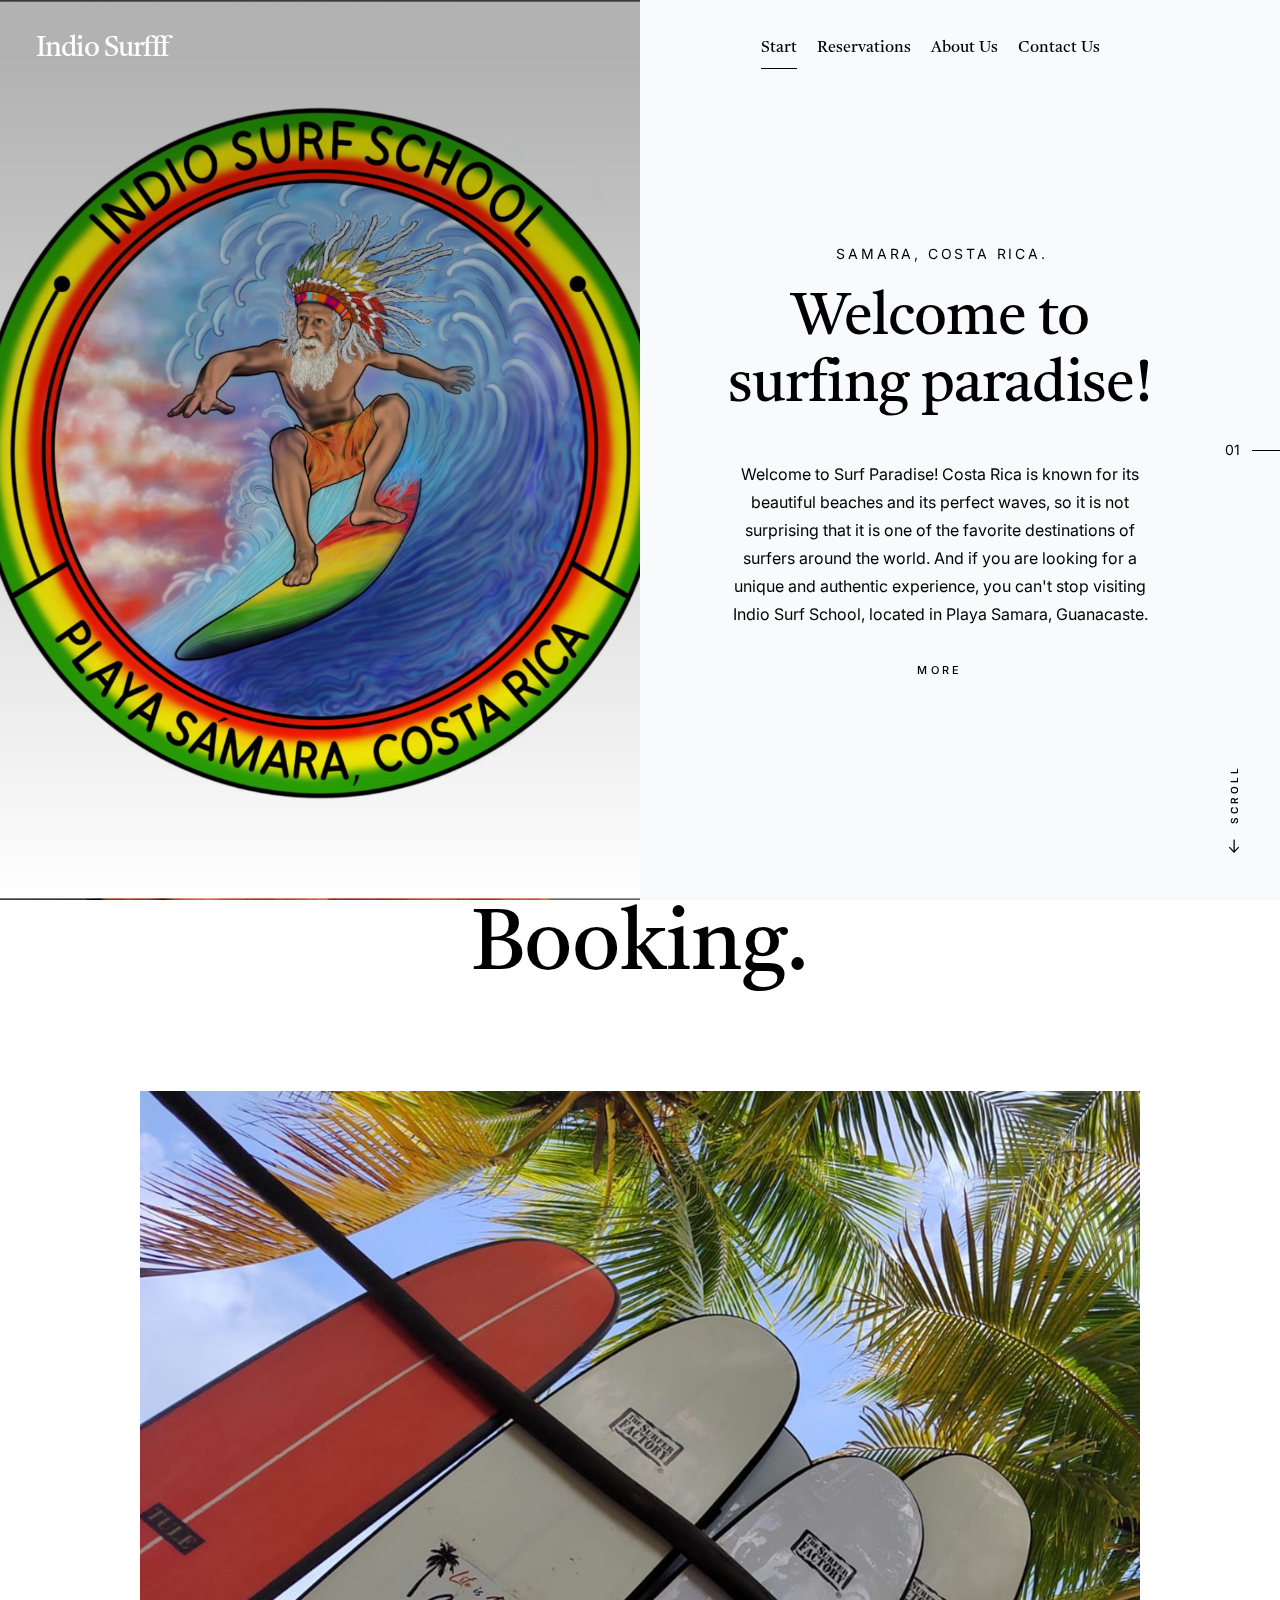
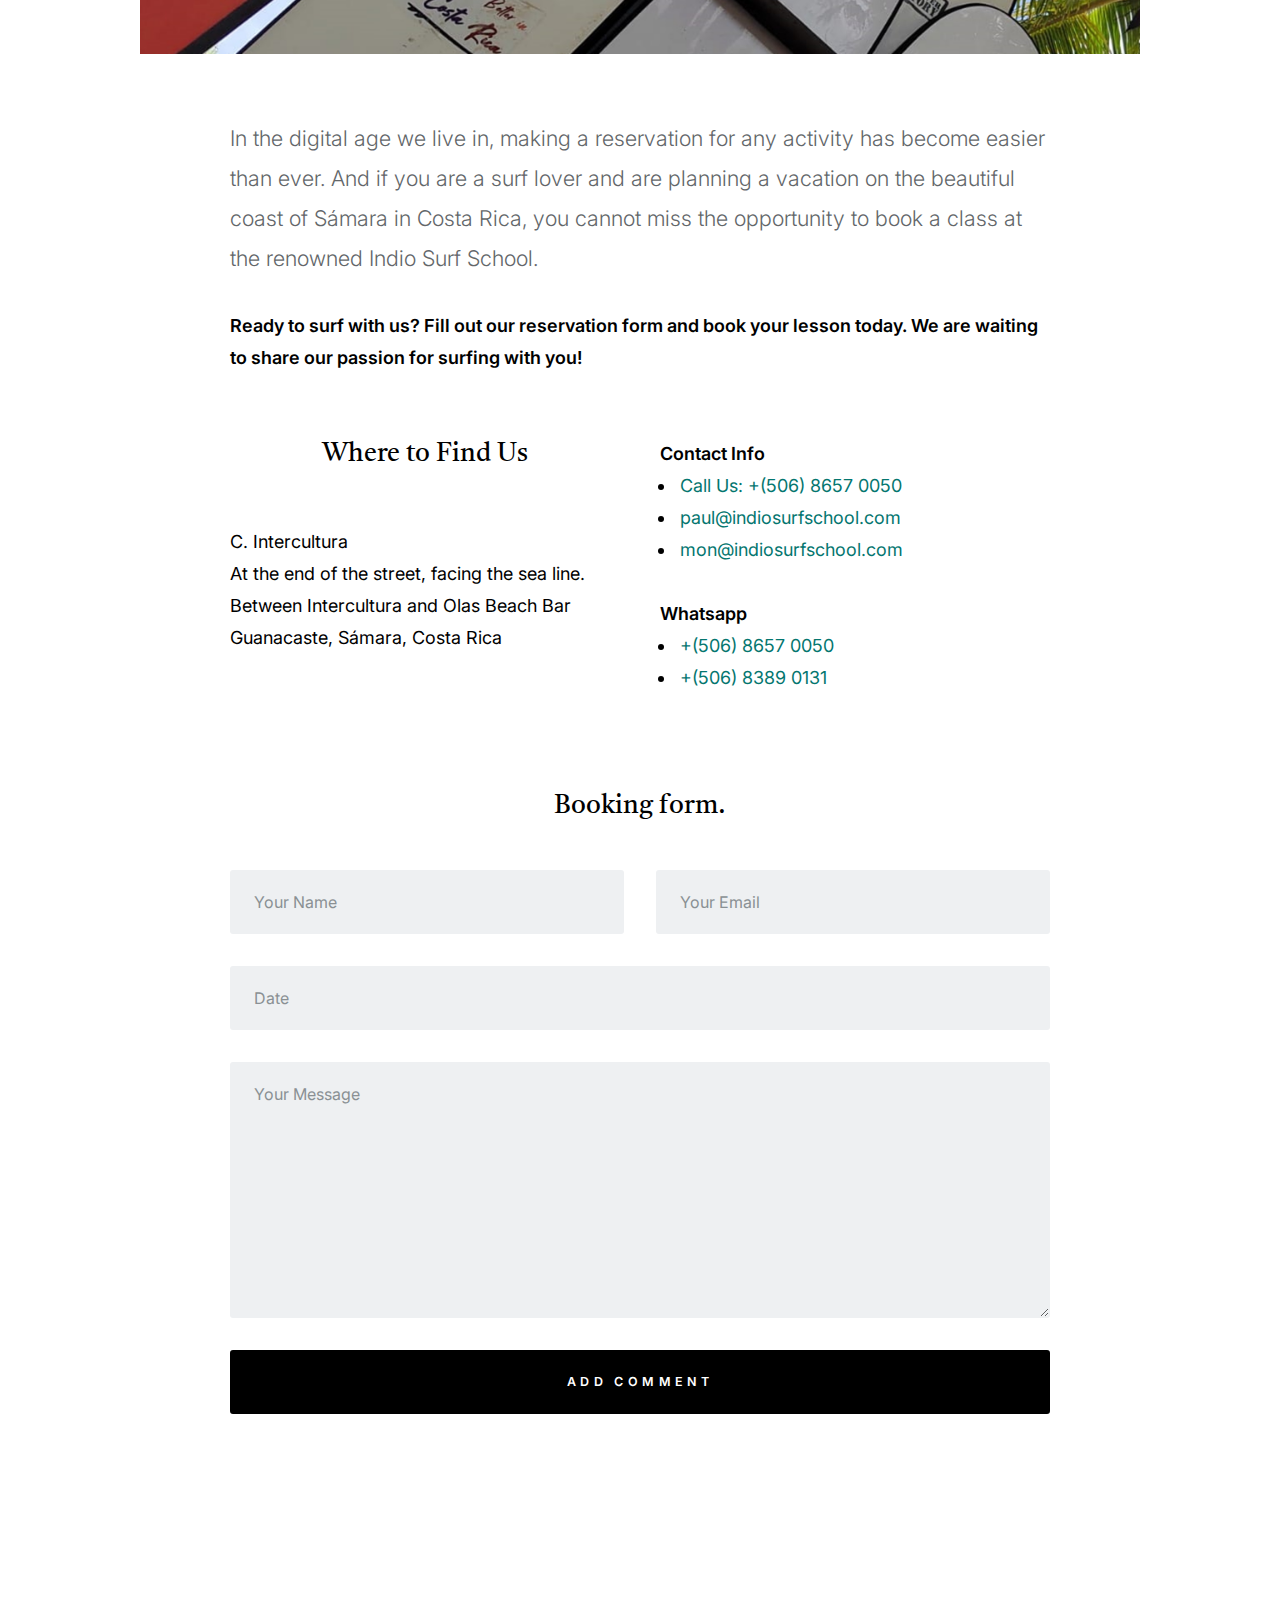
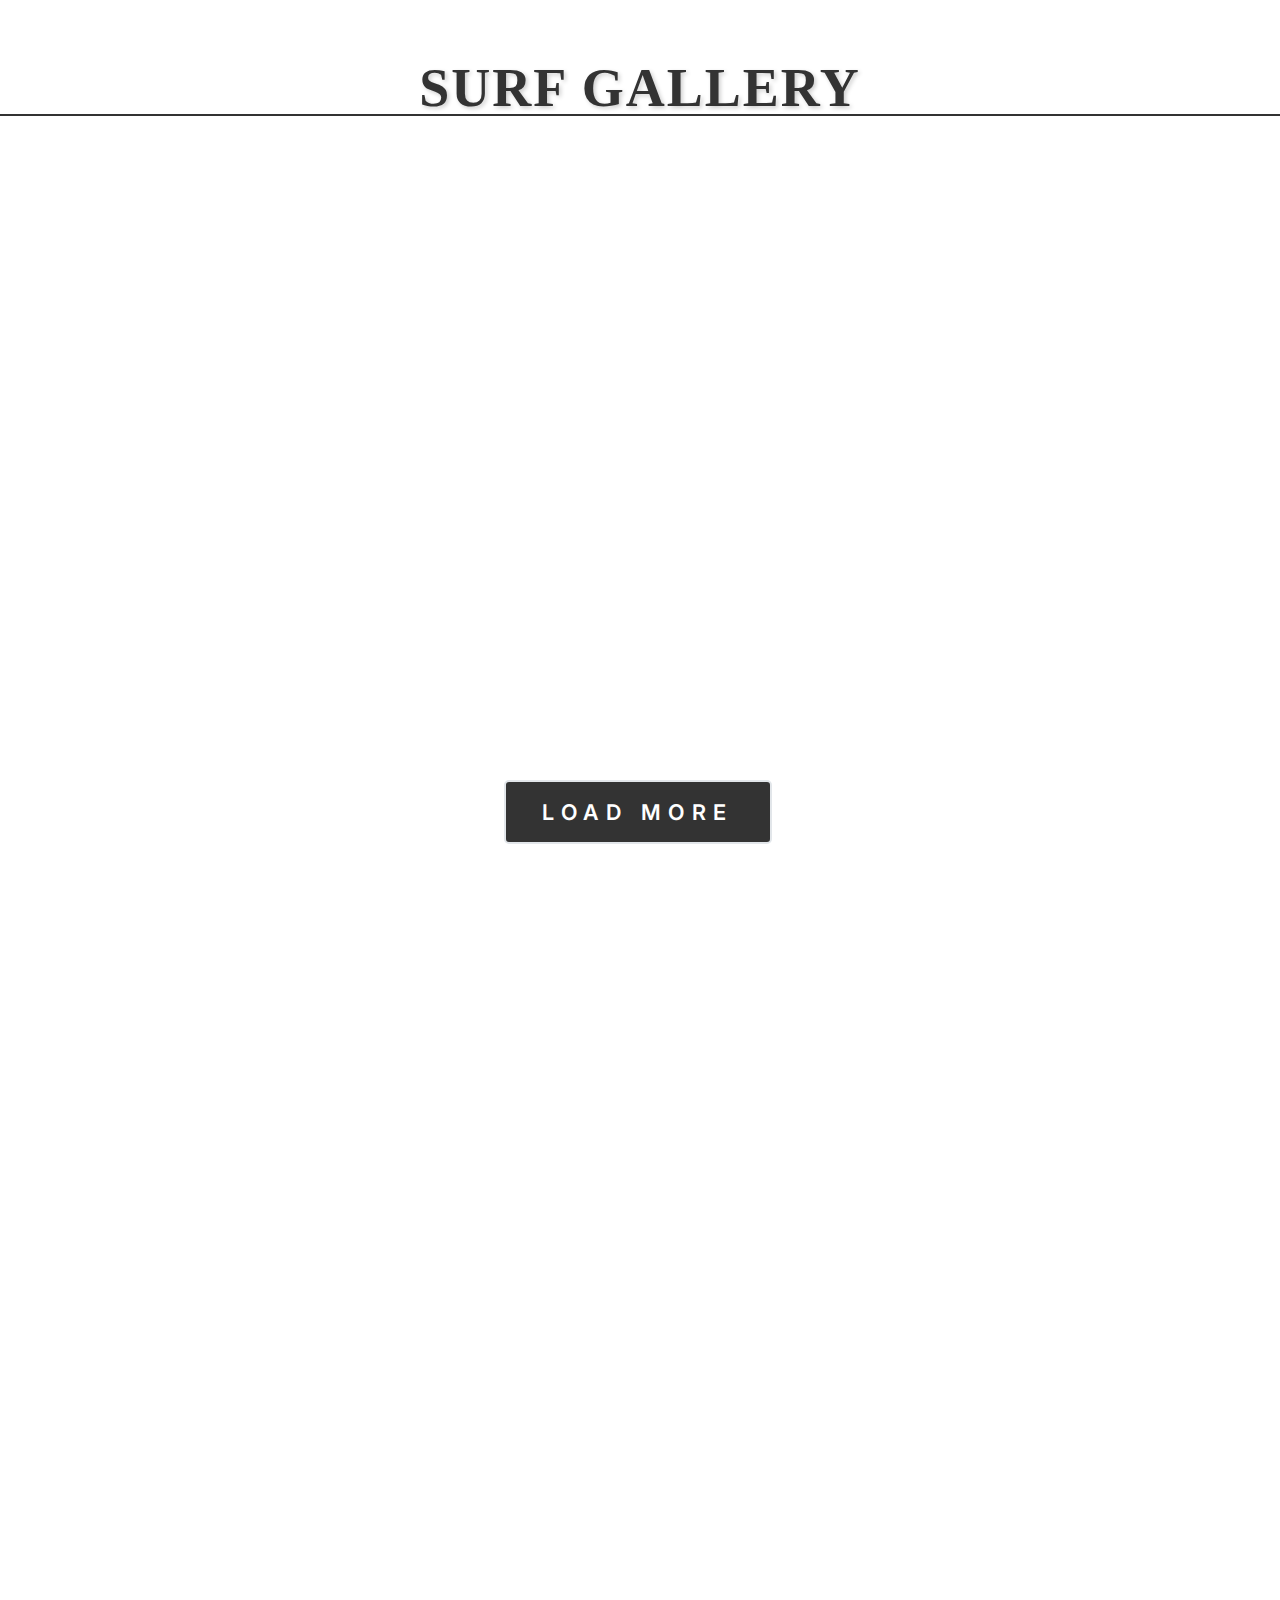
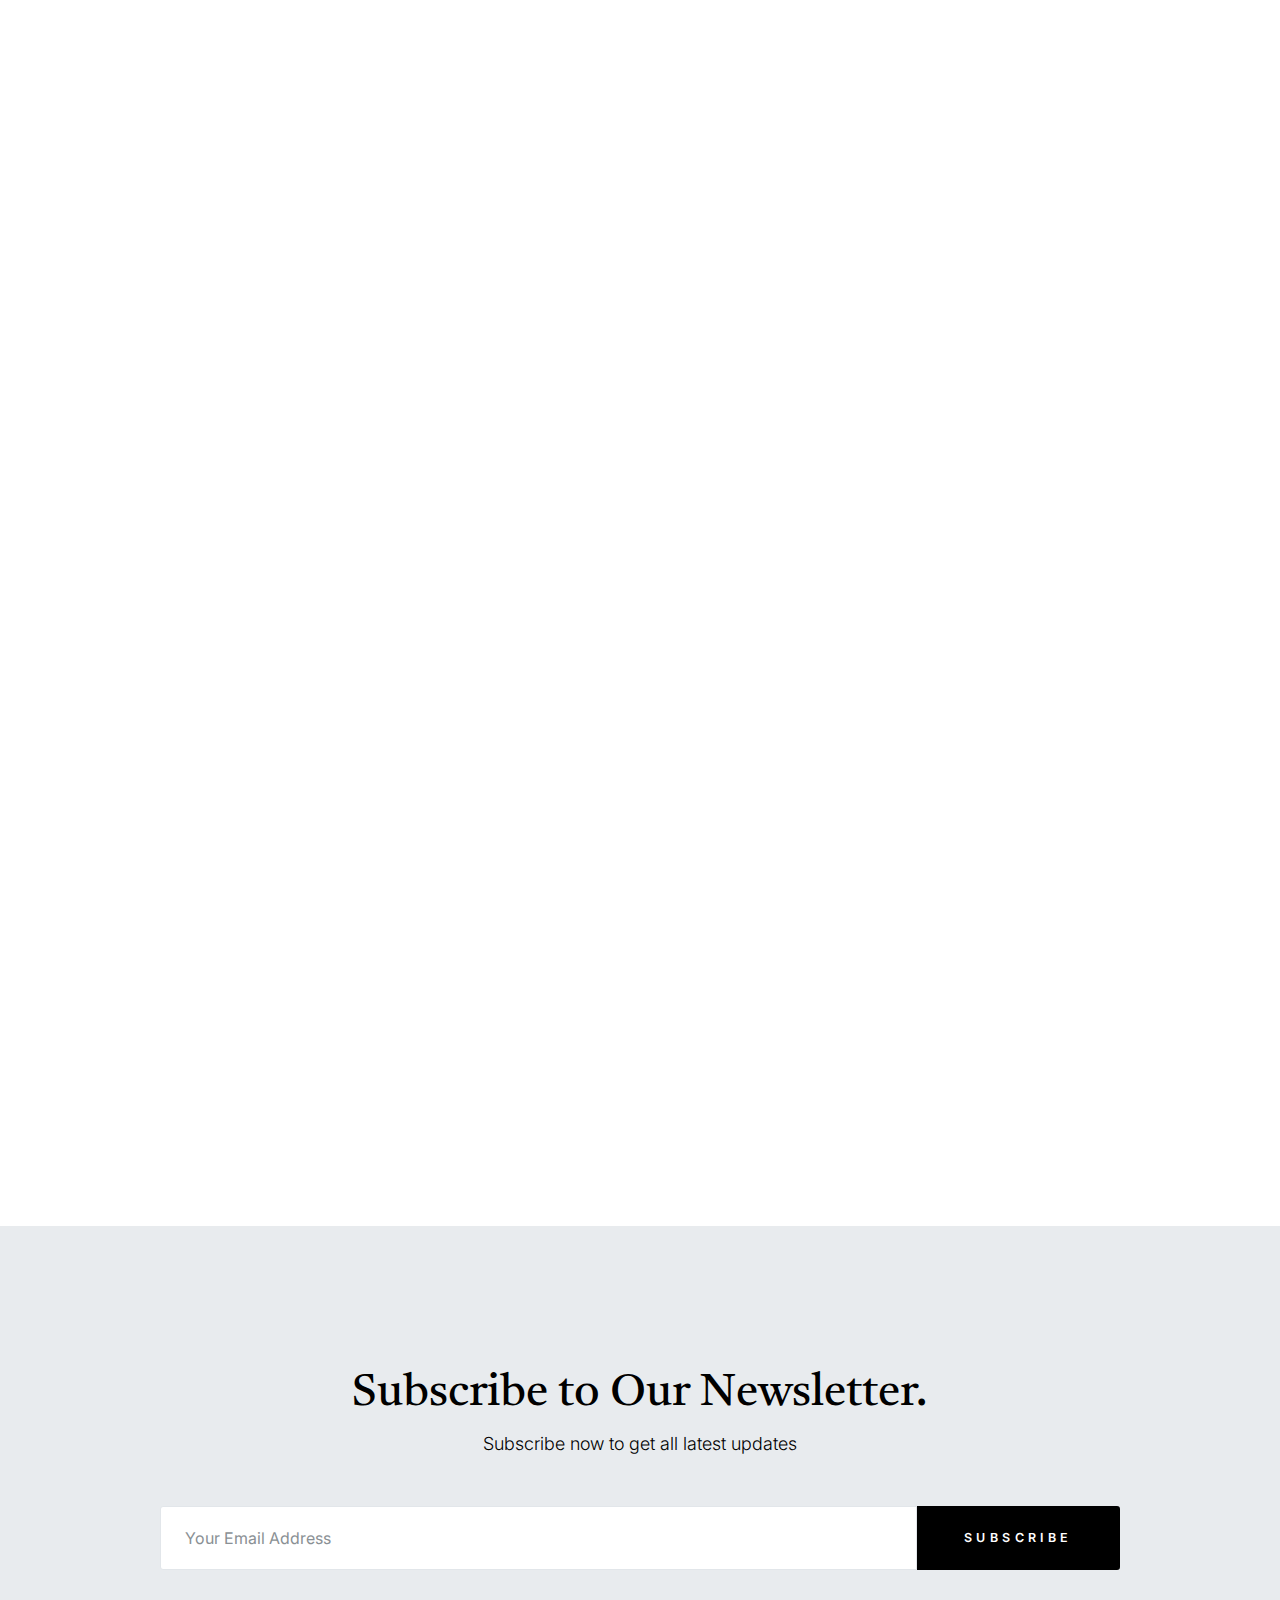
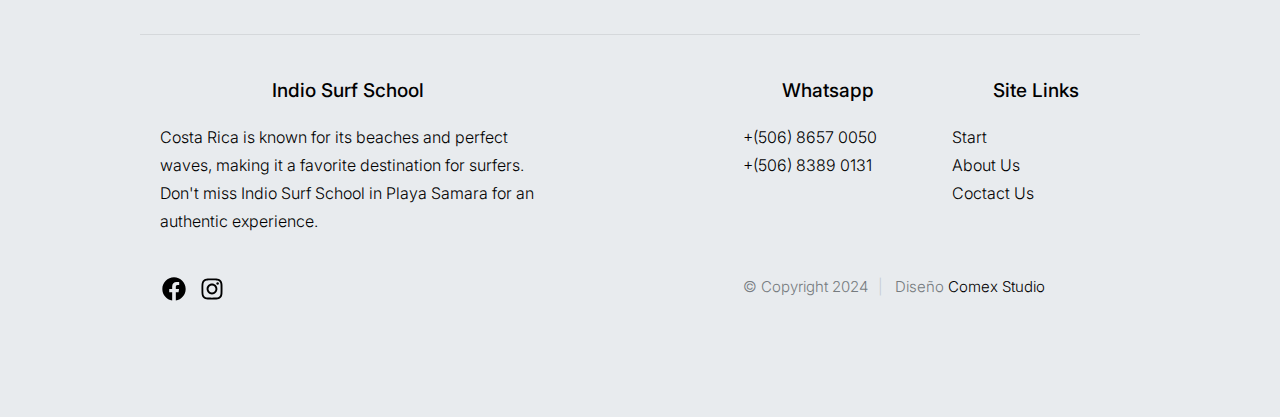
<file: Index.html>
<!DOCTYPE html>
<html lang="en">
<head>
<!-- Meta Tags -->
<meta charset="utf-8">
<!--- basic page needs Google tag (gtag.js) -->
<script async src="https://www.googletagmanager.com/gtag/js?id=G-7961Y8HJZM"></script>

<script>

	window.dataLayer = window.dataLayer || [];
	function gtag(){dataLayer.push(arguments);}
	gtag('js', new Date());

	gtag('config', 'G-7961Y8HJZM');

</script>

<meta name="viewport" content="width=device-width, initial-scale=1">
<meta name="description" content="Costa Rica Surf. Aprende a surfear con nuestros instructores profesionales.">
<meta name="keywords" content="Surf School, Surf Samara, Surf Lessons, Costa Rica Surf Lessons">


<title>Indio Surf School | Start</title>

<script>
    document.documentElement.classList.remove('no-js');
    document.documentElement.classList.add('js');
</script>

<!-- Schema Markup for Local Business -->
	<script type="application/ld+json">
		{
		"@context": "https://schema.org",
		"@type": "LocalBusiness",
		"name": "Indio Surf School",
		"image": "https://www.indiosurfschool.com/images/logo.png",
		"url": "https://www.indiosurfschool.com",
		"telephone": "+506 8657 0050",
		"address": {
			"@type": "PostalAddress",
			"streetAddress": "C. Intercultura",
			"addressLocality": "Sámara",
			"addressRegion": "Guanacaste",
			"addressCountry": "CR"
		},
		"openingHoursSpecification": {
			"@type": "OpeningHoursSpecification",
			"dayOfWeek": [
			"Monday",
			"Tuesday",
			"Wednesday",
			"Thursday",
			"Friday",
			"Saturday",
			"Sunday"
			],
			"opens": "06:30",
			"closes": "17:00"
		},
		"sameAs": [
			"https://www.facebook.com/profile.php?id=61557864358677",
			"https://www.instagram.com/indiosurfschool"
		]
		}
		</script>
		
<!-- CSS -->
<link href="css/vendor.css" rel="stylesheet" />
<link href="css/styles.css" rel="stylesheet" />
<link href="css/gallery.css" rel="stylesheet" />
	
<!-- favicons -->
<link href="apple-touch-icon.png" rel="apple-touch-icon" sizes="180x180" />
<link href="favicon.ico" rel="icon" sizes="32x32" type="image/png" />
<link href="favicon.ico" rel="icon" />
<link href="site.webmanifest" rel="manifest" />

</head>
<body id="top">
<!-- preloader -->
<div id="preloader">
<div class="dots-fade" id="loader">
<div></div>

<div></div>

<div></div>
</div>
</div>
<!-- page wrap -->

<div class="s-pagewrap ss-home" id="page">
<!-- # site header -->
<header class="s-header" id="masthead">
<div class="s-header__branding">
<p class="site-title"><a href="index.html" rel="home">Indio Surfff</a></p>
</div>

<div class="row s-header__navigation">
<nav class="s-header__nav-wrap">
<h3 class="s-header__nav-heading">Navigate to</h3>

<ul class="s-header__nav">
	<li class="current-menu-item"><a href="index.html" title="">Start</a></li>
	<li><a href="reservations.html" title="">Reservations</a></li>
	<li><a href="about.html" title="">About Us</a></li>
	<li><a href="contact.html" title="">Contact Us</a></li>
</ul>
<!-- end s-header__nav --></nav>
<!-- end s-header__nav-wrap --></div>
<!-- end s-header__navigation --><a class="s-header__menu-toggle" href="#0"><span>Menu</span></a> <a class="s-header__search-trigger" href="#"> </a></header>
<!-- end s-header -->
<!-- site-content -->

<section class="s-content" id="content">
<!-- hero -->
<div class="hero">
<div class="hero__slider swiper-container">
<div class="swiper-wrapper">
<article class="hero__slide swiper-slide">
<div class="hero__entry-image" style="background-image: url('images/thumbs/featured/featured-01_2000.jpg');"></div>

<div class="hero__entry-text">
<div class="hero__entry-text-inner">
<div class="hero__entry-meta"><span class="cat-links"><a href="category.html">Samara, Costa Rica.</a> </span></div>

<h2 class="hero__entry-title"><a href="single-standard.html">Welcome to surfing paradise! </a></h2>

<p class="hero__entry-desc">Welcome to Surf Paradise! Costa Rica is known for its beautiful beaches and its perfect waves, so it is not surprising that it is one of the favorite destinations of surfers around the world. And if you are looking for a unique and authentic experience, you can&#39;t stop visiting Indio Surf School, located in Playa Samara, Guanacaste.</p>
<a class="hero__more-link" href="about.html">More</a></div>
</div>
</article>
</div>
<!-- swiper-wrapper -->

<div class="swiper-pagination"></div>
</div>
<!-- end hero slider --><a class="hero__scroll-down smoothscroll" href="#bricks"><svg fill="none" height="24" viewbox="0 0 24 24" width="24"> <path d="M10.25 6.75L4.75 12L10.25 17.25" stroke="currentColor" stroke-linecap="round" stroke-linejoin="round" stroke-width="1.5"></path> <path d="M19.25 12H5" stroke="currentColor" stroke-linecap="round" stroke-linejoin="round" stroke-width="1.5"></path> </svg> <span>Scroll</span> </a></div>
<!-- end hero --><!--  masonry -->

<!-- # site-content
        ================================================== -->
        <div id="content" class="s-content s-content--page">

			<div class="row entry-wrap">
				<div class="column lg-12">

					<article class="entry">

						<header class="entry__header entry__header--narrow">

							<h1 class="entry__title">
								Booking.
							</h1>

						</header>

						<div class="entry__media">
							<figure class="featured-image">
								<img src="images/thumbs/reservations/reservations-1200.jpg" 
									srcset="images/thumbs/reservations/reservations-2400.jpg 2400w, 
											images/thumbs/reservations/reservations-1200.jpg 1200w, 
											images/thumbs/reservations/reservations-600.jpg 600w" sizes="(max-width: 2400px) 100vw, 2400px" alt="surf">
							</figure>
						</div>

						<div class="content-primary">

							<div class="entry__content">
	
								<p class="lead">
									In the digital age we live in, making a reservation for any activity has become easier than ever. 
									And if you are a surf lover and are planning a vacation on the beautiful coast of Sámara in 
									Costa Rica, you cannot miss the opportunity to book a class at the renowned Indio Surf School.
									
								</p> 

								<p>
									<b>Ready to surf with us? Fill out our reservation form and book your lesson today. We are waiting 
									to share our passion for surfing with you! </b>
								</p>

								<div class="row block-large-1-2 block-tab-whole entry__blocks">
									<div class="column">
										<h4>Where to Find Us</h4><br>
										<p>
										C. Intercultura<br>
										At the end of the street, facing the sea line. <br>
										Between Intercultura and Olas Beach Bar<br>
										Guanacaste, Sámara, Costa Rica
										</p>
									</div>
	
									<div class="column">
										<Strong>Contact Info</Strong>
										<ul class="link-list">
											<li><a href="tel:+506 86570050" class="call-button">Call Us: +(506) 8657 0050</a><br></li>
											<li><a href="mailto:paul@indiosurfschool.com?" class="email-button">paul@indiosurfschool.com</a></li>
											<li><a href="mailto:mon@indiosurfschool.com?" class="email-button">mon@indiosurfschool.com</a></li>
										</ul>
										<Strong>Whatsapp</Strong>
										<ul class="link-list">
											<li><a href="https://wa.me/50686570050?">+(506) 8657 0050</a></li>
											<li><a href="https://wa.me/50683890131?">+(506) 8389 0131</a></li>
										</ul>
										</p> 
									</div>
								</div>

								<h4>Booking form. </h4>

								<!--- Formulario  --->
								<form name="cForm" id="cForm" class="entry__form" method="post" action="email/enviar.php">
									<fieldset class="row">

										<div class="column lg-6 tab-12 form-field">
											<input name="nombre" id="nombre" class="u-fullwidth" placeholder="Your Name" value="" type="text" required>
										</div>

										<div class="column lg-6 tab-12 form-field">
											<input name="email" id="email" class="u-fullwidth" placeholder="Your Email" value="" type="text" required>
										</div>

										<div class="column lg-12 form-field">
											<input name="subjet" id="subjet" class="u-fullwidth" placeholder="Date" value="" type="text" required>
										</div>

										<div class="column lg-12 message form-field">
											<textarea name="message" id="message" class="u-fullwidth" placeholder="Your Message" required></textarea>
										</div>

										<div class="column lg-12">
											<input name="submit" id="submit" class="btn btn--primary btn-wide btn--large u-fullwidth" value="Add Comment" type="submit">
										</div>

									</fieldset>
								</form> <!-- end form -->

						</div> <!-- end content-primary -->

					</article> <!-- end entry -->

				</div>
			</div> <!-- end entry-wrap -->
	</section> <!-- end s-content -->

	<!-- site-footer -->


<!-- Gallery -->

	<h4 class="gallery-title">Surf Gallery</h4>

	<div class="gallery" id="gallery">
		<img src="/images/gallery/surf school 1.jpeg" alt="Image 1" class="gallery-item" loading="lazy">
		<img src="/images/gallery/surf school 2.jpeg" alt="Image 2" class="gallery-item" loading="lazy">
		<img src="/images/gallery/surf school 3.jpeg" alt="Image 2" class="gallery-item" loading="lazy">
		<img src="/images/gallery/surf school 4.jpeg" alt="Image 2" class="gallery-item" loading="lazy">
		<img src="/images/gallery/surf school 5.jpeg" alt="Image 2" class="gallery-item" loading="lazy">
		<img src="/images/gallery/surf school 6.jpeg" alt="Image 2" class="gallery-item" loading="lazy">
		<img src="/images/gallery/surf school 7.jpeg" alt="Image 2" class="gallery-item" loading="lazy">
		<img src="/images/gallery/surf school 8.jpeg" alt="Image 2" class="gallery-item" loading="lazy">
		<img src="/images/gallery/surf school 9.jpeg" alt="Image 2" class="gallery-item" loading="lazy">
		<img src="/images/gallery/surf school 10.jpeg" alt="Image 2" class="gallery-item" loading="lazy">
		<img src="/images/gallery/surf school 11.jpeg" alt="Image 2" class="gallery-item" loading="lazy">
		<img src="/images/gallery/surf school 12.jpeg" alt="Image 2" class="gallery-item" loading="lazy">
	</div>

  <!-- Loader e indicador de carga -->
  <div id="gallery-loader"></div>

  <!-- Botón para cargar más imágenes -->
  <div class="load-more">
    <button id="load-more-btn">Load More</button>
  </div>

  <!-- Modal para imágenes -->
  <div id="modal" class="modal">
    <span class="close">&times;</span>
    <img class="modal-content" id="modal-image">
  </div>

<!-- End Gallery -->

<div class="bricks" id="bricks">
<div class="masonry">
<div class="bricks-wrapper" data-animate-block="">
<div class="grid-sizer"></div>

<article class="brick entry" data-animate-el="">
<div class="entry__thumb"><a class="thumb-link" href="about.html"><img alt="Instructores" src="images/thumbs/masonry/instructores-600.jpg" srcset="images/thumbs/masonry/instructores-600.jpg 1x, images/thumbs/masonry/instructores-1200.jpg 2x" /> </a></div>
<!-- end entry__thumb -->

<div class="entry__text">
<div class="entry__header">
<div class="entry__meta"></div>

<h1 class="entry__title"><a href="about.html">More than a Surf School.</a></h1>
</div>

<div class="entry__excerpt">
<p>At Indio Surf School, we are more than just a surf school; we are a family that values ​ ​ hospitality and a passion for surfing. We are dedicated to making sure that every moment you spend with us is unforgettable, full of joy and learning.</p>
</div>
<!--<a class="entry__more-link" href="#0">SABER MAS</a></div>--><!-- end entry__text --></div>
</article>
<!-- end article -->

<article class="brick entry" data-animate-el="">
<div class="entry__thumb"><a class="thumb-link" href="about.html"><img alt="mascota" src="images/thumbs/masonry/mascota-600.jpg" srcset="images/thumbs/masonry/mascota-600.jpg 1x, images/thumbs/masonry/mascota-1200.jpg 2x" /> </a></div>
<!-- end entry__thumb -->

<div class="entry__text">
<div class="entry__header">
<div class="entry__meta"></div>

<h1 class="entry__title"><a href="about.html">Part of our family: Ron.</a></h1>
</div>

<div class="entry__excerpt">
<p>Ron, the charming one-year-old dachshund, is not just a pet, but a vital member of our family. His cheerful and friendly presence creates a unique and welcoming atmosphere, making everyone feel right at home.</p>
</div>
<!--<a class="entry__more-link" href="#0">SABER MAS</a></div>--><!-- end entry__text --></div>
</article>
<!-- end article -->--&gt;

<article class="brick entry" data-animate-el="">
<div class="entry__thumb"><a class="thumb-link" href="about.html"><img alt="indio surf" src="images/thumbs/masonry/shirt-600.jpg" srcset="images/thumbs/masonry/shirt-600.jpg 1x, images/thumbs/masonry/shirt-1200.jpg 2x" /> </a></div>
<!-- end entry__thumb -->

<div class="entry__text">
<div class="entry__header">
<div class="entry__meta"></div>

<h1 class="entry__title"><a href="about.html">What we offer you.</a></h1>
</div>

<div class="entry__excerpt">
<p>Indio Surf School offers a wide range of services designed to provide unforgettable experiences in the beautiful Playa S&aacute;mara. We not only offer you the opportunity to learn to surf, but also the promise of living authentic and enriching moments in this beautiful Costa Rican destination.</p>
</div>
<!--<a class="entry__more-link" href="#0">SABER MAS</a></div>--><!-- end entry__text --></div>
</article>
<!-- end article -->

<article class="brick entry" data-animate-el="">
<div class="entry__thumb"><a class="thumb-link" href="about.html"><img alt="surf" src="images/thumbs/masonry/man-600.jpg" srcset="images/thumbs/masonry/man-600.jpg 1x, images/thumbs/masonry/man-1200.jpg 2x" /> </a></div>
<!-- end entry__thumb -->

<div class="entry__text">
<div class="entry__header">
<div class="entry__meta"></div>

<h1 class="entry__title"><a href="about.html">What can you expect from surfing in Samara?</a></h1>
</div>

<div class="entry__excerpt">
<p>In S&aacute;mara, you can expect an exceptional surfing experience that combines ideal conditions for beginners and more experienced surfers. Known for its white sand beaches and warm Pacific waters, S&aacute;mara offers: Waves Suitable for All Levels, Ideal Climate and Temperature, Stunning Natural Scenery, Surfing Community and Laid-Back Culture.</p>
</div>
<!--<a class="entry__more-link" href="#0">SABER MAS</a></div>--><!-- end entry__text --></div>
</article>
<!-- end entry -->

<article class="brick entry" data-animate-el="">
<div class="entry__thumb"><a class="thumb-link" href="about.html"><img alt="surf" src="images/thumbs/masonry/chil-600.jpg" srcset="images/thumbs/masonry/chil-600.jpg 1x, images/thumbs/masonry/chil-1200.jpg 2x" /> </a></div>
<!-- end entry__thumb -->

<div class="entry__text">
<div class="entry__header">
<div class="entry__meta"></div>

<h1 class="entry__title"><a href="about.html">And what can we expect from Indio Surf School?.</a></h1>
</div>

<div class="entry__excerpt">
<p>Indio Surf School combines quality instruction, a welcoming atmosphere and a commitment to the surfing experience for all its visitors, guaranteeing an unforgettable stay in Playa S&aacute;mara. All this with quality instructors, personalized classes.And much more.</p>
</div>
<!--<a class="entry__more-link" href="#0">SABER MAS</a></div>--><!-- end entry__text --></div>
</article>
<!-- end article -->

<article class="brick entry" data-animate-el="">
<div class="entry__thumb"><a class="thumb-link" href="about.html"><img alt="store" src="images/thumbs/masonry/shop-600.jpg" srcset="images/thumbs/masonry/shop-600.jpg 1x, images/thumbs/masonry/shop-1200.jpg 2x" /> </a></div>
<!-- end entry__thumb -->

<div class="entry__text">
<div class="entry__header">
<div class="entry__meta"></div>

<h1 class="entry__title"><a href="about.html">Red and Blue Photo Effects.</a></h1>
</div>

<div class="entry__excerpt">
<p>Experiencing a sunset in S&aacute;mara, Costa Rica is a truly spectacular experience that offers not only the opportunity to capture beautiful photos, but also to enjoy memorable moments. A sunset in S&aacute;mara promises to be a visually and emotionally rewarding experience, perfect for capturing unforgettable moments and obtaining photographs that reflect the natural beauty of Costa Rica.</p>
</div>
<!--<a class="entry__more-link" href="#0">SABER MAS</a></div>--><!-- end entry__text --></div>
</article>
<!-- end article --></div>
<!-- end bricks-wrapper --></div>
<!-- end masonry--></div>
<!-- end bricks --></section>
<!-- end s-content --><!-- # site-footer
        ================================================== -->

<footer class="s-footer" id="colophon">
<div class="row s-footer__subscribe">
<div class="column lg-12">
<h2>Subscribe to Our Newsletter.</h2>

<p>Subscribe now to get all latest updates</p>

<form action="email/sub.php" class="mc-form" id="mc-form" method="post"><input class="u-fullwidth text-center" id="inscripcion" name="inscripcion" pattern="^([^\x00-\x20\x22\x28\x29\x2c\x2e\x3a-\x3c\x3e\x40\x5b-\x5d\x7f-\xff]+|\x22([^\x0d\x22\x5c\x80-\xff]|\x5c[\x00-\x7f])*\x22)(\x2e([^\x00-\x20\x22\x28\x29\x2c\x2e\x3a-\x3c\x3e\x40\x5b-\x5d\x7f-\xff]+|\x22([^\x0d\x22\x5c\x80-\xff]|\x5c[\x00-\x7f])*\x22))*\x40([^\x00-\x20\x22\x28\x29\x2c\x2e\x3a-\x3c\x3e\x40\x5b-\x5d\x7f-\xff]+|\x5b([^\x0d\x5b-\x5d\x80-\xff]|\x5c[\x00-\x7f])*\x5d)(\x2e([^\x00-\x20\x22\x28\x29\x2c\x2e\x3a-\x3c\x3e\x40\x5b-\x5d\x7f-\xff]+|\x5b([^\x0d\x5b-\x5d\x80-\xff]|\x5c[\x00-\x7f])*\x5d))*(\.\w{2,})+$" placeholder="Your Email Address" required="" title="The domain portion of the email address is invalid (the portion after the @)." type="email" /> <input class="btn--small btn--primary u-fullwidth" name="subscribe" type="submit" value="Subscribe" /> <!-- <div style="position: absolute; left: -5000px;" aria-hidden="true"><input type="text" name="b_cdb7b577e41181934ed6a6a44_9a91cfe7b3" tabindex="-1" value=""></div> -->
<div class="mc-status"></div>
</form>
</div>
</div>
<!-- end s-footer__subscribe -->

<div class="row s-footer__main">
<div class="column lg-5 md-6 tab-12 s-footer__about">
<h4>Indio Surf School</h4>

<p>Costa Rica is known for its beaches and perfect waves, making it a favorite destination for surfers. Don&#39;t miss Indio Surf School in Playa Samara for an authentic experience.</p>
</div>
<!-- end s-footer__about -->

<div class="column lg-5 md-6 tab-12">
<div class="row">
<div class="column lg-6">
<h4>Whatsapp</h4>

<ul class="link-list">
	<li><a href="https://wa.me/50686570050?">+(506) 8657 0050</a></li>
	<li><a href="https://wa.me/50683890131?">+(506) 8389 0131</a></li>
</ul>
</div>

<div class="column lg-6">
<h4>Site Links</h4>

<ul class="link-list">
	<li><a href="index.html">Start</a></li>
	<li><a href="about.html">About Us</a></li>
	<li><a href="contact.html">Coctact Us</a></li>
</ul>
</div>
</div>
</div>
</div>
<!-- end s-footer__main -->

<div class="row s-footer__bottom">
<div class="column lg-7 md-6 tab-12">
<ul class="s-footer__social">
	<li><a href="https://www.facebook.com/profile.php?id=61557864358677"><svg height="24" style="fill: rgba(0, 0, 0, 1);transform: ;msFilter:;" viewbox="0 0 24 24" width="24" xmlns="http://www.w3.org/2000/svg"><path d="M12.001 2.002c-5.522 0-9.999 4.477-9.999 9.999 0 4.99 3.656 9.126 8.437 9.879v-6.988h-2.54v-2.891h2.54V9.798c0-2.508 1.493-3.891 3.776-3.891 1.094 0 2.24.195 2.24.195v2.459h-1.264c-1.24 0-1.628.772-1.628 1.563v1.875h2.771l-.443 2.891h-2.328v6.988C18.344 21.129 22 16.992 22 12.001c0-5.522-4.477-9.999-9.999-9.999z"></path></svg> <span class="u-screen-reader-text">Facebook</span> </a></li>
	<!--<li><a href="#0"><svg height="24" style="fill:rgba(0, 0, 0, 1);transform:;-ms-filter:" viewbox="0 0 24 24" width="24" xmlns="http://www.w3.org/2000/svg"><path d="M19.633,7.997c0.013,0.175,0.013,0.349,0.013,0.523c0,5.325-4.053,11.461-11.46,11.461c-2.282,0-4.402-0.661-6.186-1.809 c0.324,0.037,0.636,0.05,0.973,0.05c1.883,0,3.616-0.636,5.001-1.721c-1.771-0.037-3.255-1.197-3.767-2.793 c0.249,0.037,0.499,0.062,0.761,0.062c0.361,0,0.724-0.05,1.061-0.137c-1.847-0.374-3.23-1.995-3.23-3.953v-0.05 c0.537,0.299,1.16,0.486,1.82,0.511C3.534,9.419,2.823,8.184,2.823,6.787c0-0.748,0.199-1.434,0.548-2.032 c1.983,2.443,4.964,4.04,8.306,4.215c-0.062-0.3-0.1-0.611-0.1-0.923c0-2.22,1.796-4.028,4.028-4.028 c1.16,0,2.207,0.486,2.943,1.272c0.91-0.175,1.782-0.512,2.556-0.973c-0.299,0.935-0.936,1.721-1.771,2.22 c0.811-0.088,1.597-0.312,2.319-0.624C21.104,6.712,20.419,7.423,19.633,7.997z"></path></svg> <span class="u-screen-reader-text">Twitter</span> </a></li>-->
	<li><a href="https://www.instagram.com/indiosurfschool"><svg height="24" style="fill:rgba(0, 0, 0, 1);transform:;-ms-filter:" viewbox="0 0 24 24" width="24" xmlns="http://www.w3.org/2000/svg"><path d="M11.999,7.377c-2.554,0-4.623,2.07-4.623,4.623c0,2.554,2.069,4.624,4.623,4.624c2.552,0,4.623-2.07,4.623-4.624 C16.622,9.447,14.551,7.377,11.999,7.377L11.999,7.377z M11.999,15.004c-1.659,0-3.004-1.345-3.004-3.003 c0-1.659,1.345-3.003,3.004-3.003s3.002,1.344,3.002,3.003C15.001,13.659,13.658,15.004,11.999,15.004L11.999,15.004z"></path><circle cx="16.806" cy="7.207" r="1.078"></circle><path d="M20.533,6.111c-0.469-1.209-1.424-2.165-2.633-2.632c-0.699-0.263-1.438-0.404-2.186-0.42 c-0.963-0.042-1.268-0.054-3.71-0.054s-2.755,0-3.71,0.054C7.548,3.074,6.809,3.215,6.11,3.479C4.9,3.946,3.945,4.902,3.477,6.111 c-0.263,0.7-0.404,1.438-0.419,2.186c-0.043,0.962-0.056,1.267-0.056,3.71c0,2.442,0,2.753,0.056,3.71 c0.015,0.748,0.156,1.486,0.419,2.187c0.469,1.208,1.424,2.164,2.634,2.632c0.696,0.272,1.435,0.426,2.185,0.45 c0.963,0.042,1.268,0.055,3.71,0.055s2.755,0,3.71-0.055c0.747-0.015,1.486-0.157,2.186-0.419c1.209-0.469,2.164-1.424,2.633-2.633 c0.263-0.7,0.404-1.438,0.419-2.186c0.043-0.962,0.056-1.267,0.056-3.71s0-2.753-0.056-3.71C20.941,7.57,20.801,6.819,20.533,6.111z M19.315,15.643c-0.007,0.576-0.111,1.147-0.311,1.688c-0.305,0.787-0.926,1.409-1.712,1.711c-0.535,0.199-1.099,0.303-1.67,0.311 c-0.95,0.044-1.218,0.055-3.654,0.055c-2.438,0-2.687,0-3.655-0.055c-0.569-0.007-1.135-0.112-1.669-0.311 c-0.789-0.301-1.414-0.923-1.719-1.711c-0.196-0.534-0.302-1.099-0.311-1.669c-0.043-0.95-0.053-1.218-0.053-3.654 c0-2.437,0-2.686,0.053-3.655c0.007-0.576,0.111-1.146,0.311-1.687c0.305-0.789,0.93-1.41,1.719-1.712 c0.534-0.198,1.1-0.303,1.669-0.311c0.951-0.043,1.218-0.055,3.655-0.055c2.437,0,2.687,0,3.654,0.055 c0.571,0.007,1.135,0.112,1.67,0.311c0.786,0.303,1.407,0.925,1.712,1.712c0.196,0.534,0.302,1.099,0.311,1.669 c0.043,0.951,0.054,1.218,0.054,3.655c0,2.436,0,2.698-0.043,3.654H19.315z"></path></svg> <span class="u-screen-reader-text">Instagram</span> </a></li>
	<!--<li><a href="#0"><svg height="24" style="fill: rgba(0, 0, 0, 1);transform: ;msFilter:;" viewbox="0 0 24 24" width="24" xmlns="http://www.w3.org/2000/svg"><path d="M11.99 2C6.472 2 2 6.473 2 11.99c0 4.232 2.633 7.85 6.35 9.306-.088-.79-.166-2.006.034-2.868.182-.78 1.172-4.966 1.172-4.966s-.299-.599-.299-1.484c0-1.388.805-2.425 1.808-2.425.853 0 1.264.64 1.264 1.407 0 .858-.546 2.139-.827 3.327-.235.994.499 1.805 1.479 1.805 1.775 0 3.141-1.872 3.141-4.575 0-2.392-1.719-4.064-4.173-4.064-2.843 0-4.512 2.132-4.512 4.335 0 .858.331 1.779.744 2.28a.3.3 0 0 1 .069.286c-.076.315-.245.994-.277 1.133-.044.183-.145.222-.335.134-1.247-.581-2.027-2.405-2.027-3.871 0-3.151 2.289-6.045 6.601-6.045 3.466 0 6.159 2.469 6.159 5.77 0 3.444-2.171 6.213-5.184 6.213-1.013 0-1.964-.525-2.29-1.146l-.623 2.374c-.225.868-.834 1.956-1.241 2.62a10 10 0 0 0 2.958.445c5.517 0 9.99-4.473 9.99-9.99S17.507 2 11.99 2"></path></svg> <span class="u-screen-reader-text">Pinterest</span> </a></li>-->
</ul>
</div>

<div class="column lg-5 md-6 tab-12">
<div class="ss-copyright"><span>&copy; Copyright 2024</span> <span>Dise&ntilde;o <a href="https://www.comexstudio.com/">Comex Studio</a></span></div>
</div>
</div>
<!-- end s-footer__bottom -->

<div class="ss-go-top"><a class="smoothscroll" href="#top" title="Back to Top"><svg fill="none" height="24" viewbox="0 0 24 24" width="24"> <path d="M17.25 10.25L12 4.75L6.75 10.25" stroke="currentColor" stroke-linecap="round" stroke-linejoin="round" stroke-width="1.5"></path> <path d="M12 19.25V5.75" stroke="currentColor" stroke-linecap="round" stroke-linejoin="round" stroke-width="1.5"></path> </svg> </a></div>
<!-- end ss-go-top --></footer>
<!-- end s-footer -->
<!-- Java Script -->
<script src="js/plugins.js"></script><script src="js/main.js"></script></div>
<script src="/js/gallery.js"></script>
</body>
</html>
</file>
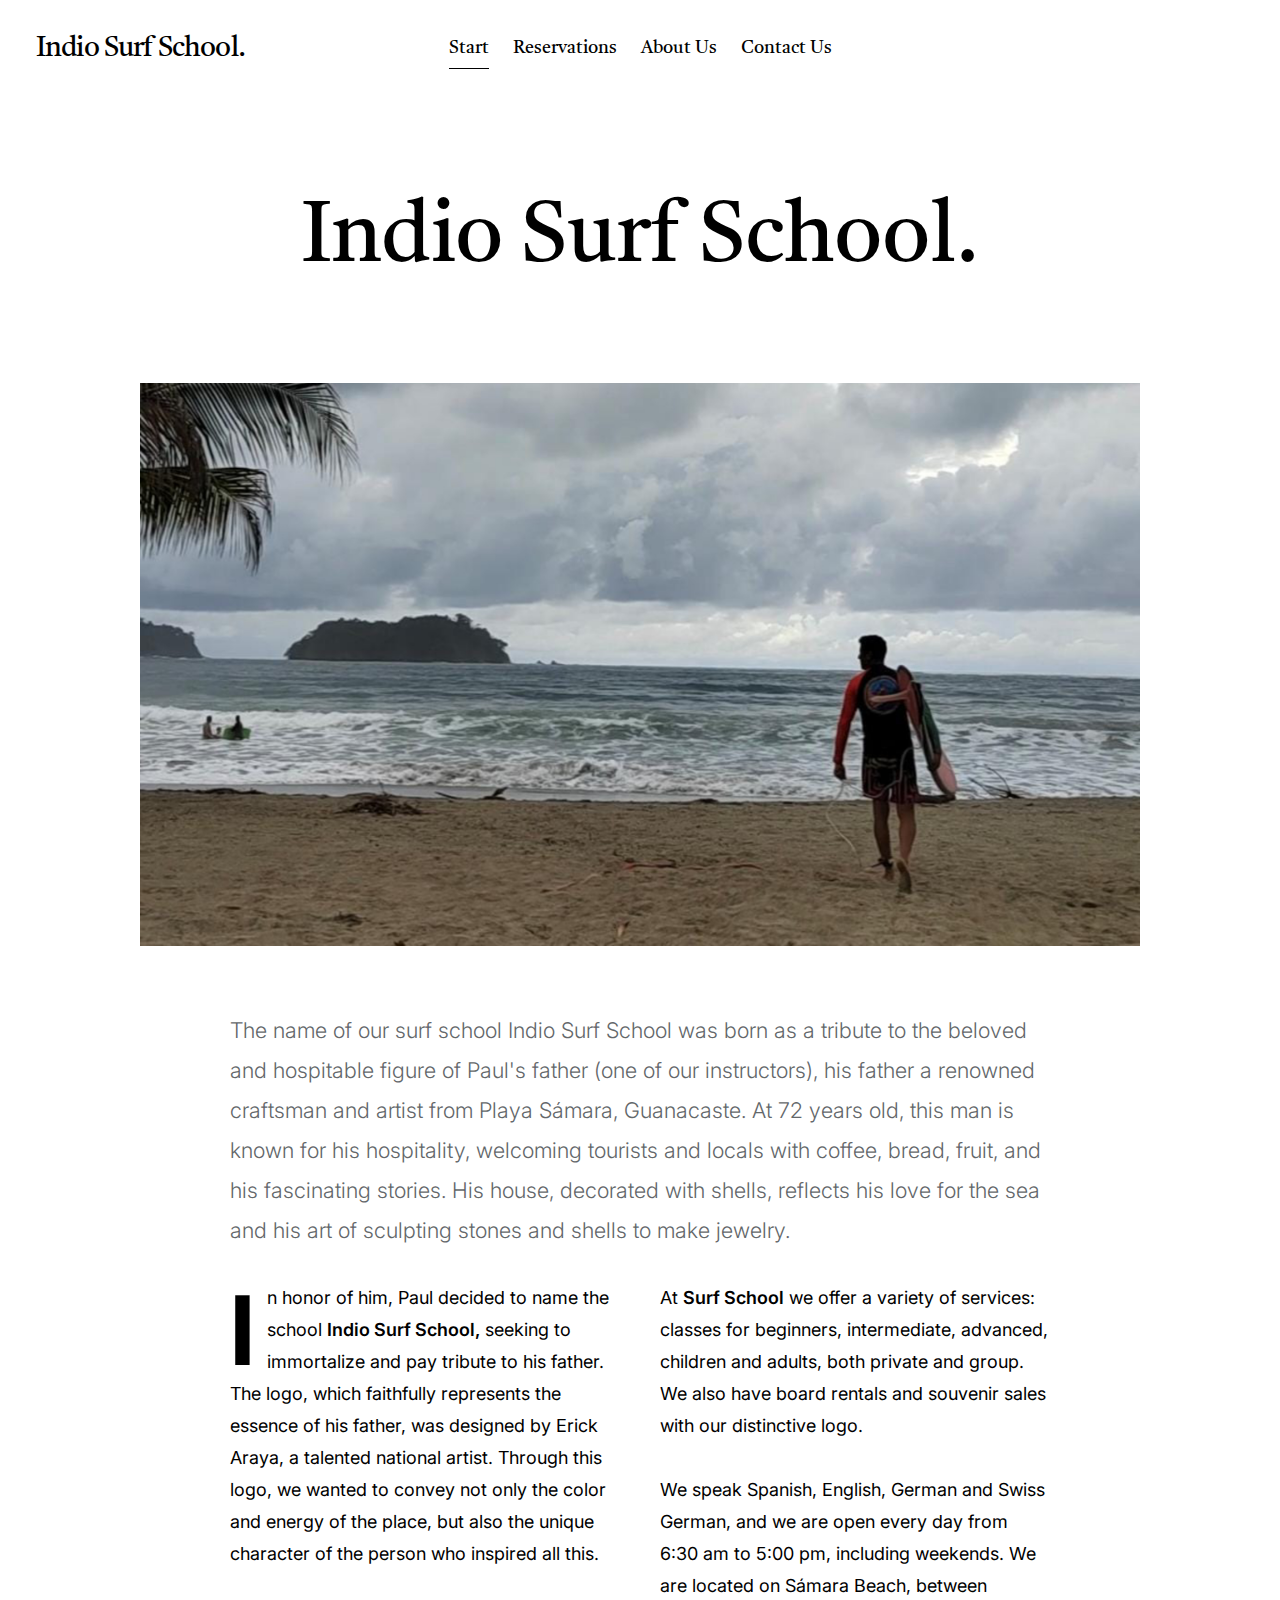
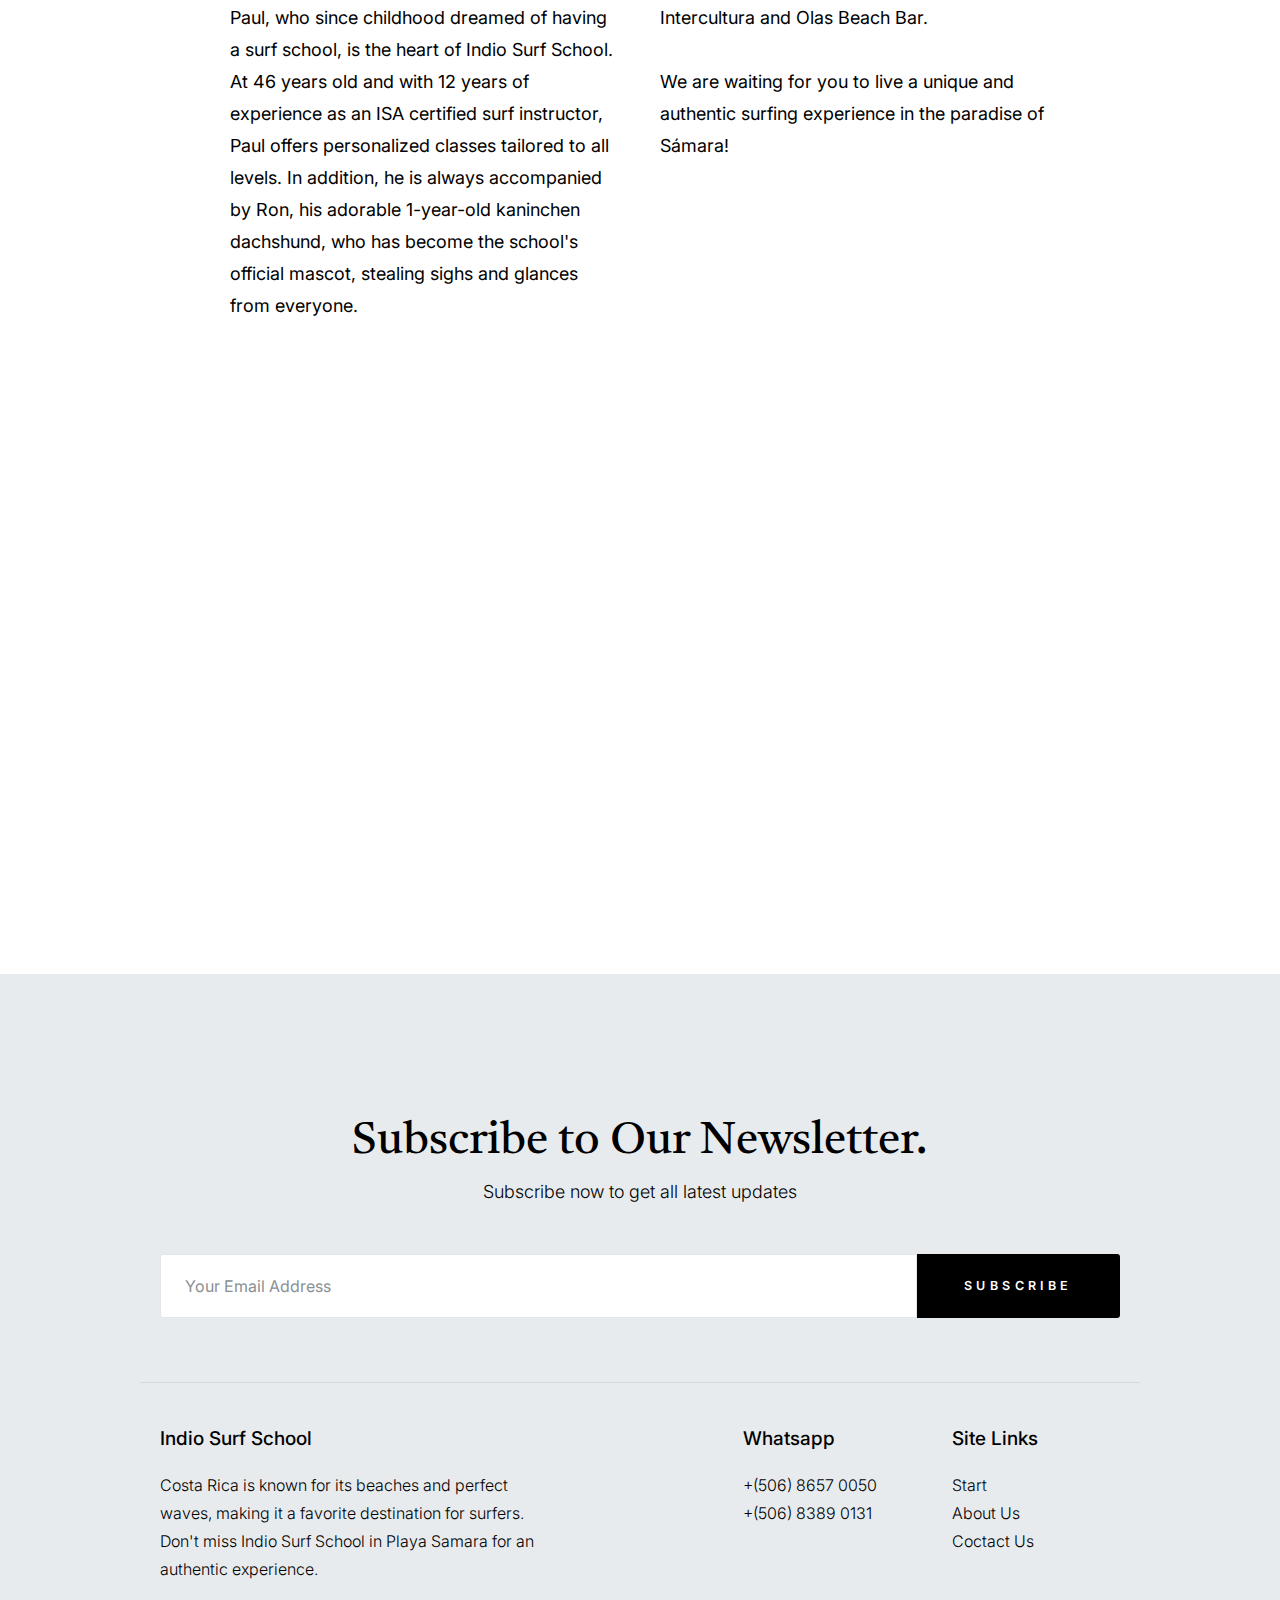
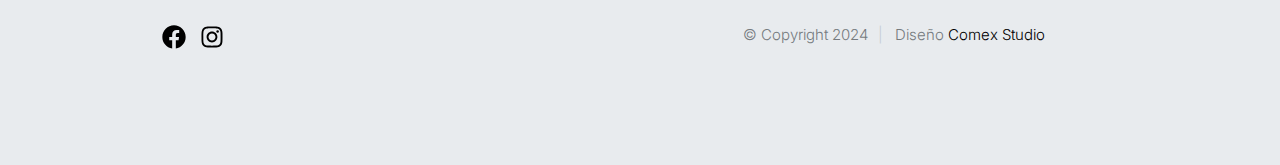
<file: about.html>
<!DOCTYPE html>
<html lang="en" class="no-js" >
<head>
    <!-- Google tag (gtag.js) -->
<script async src="https://www.googletagmanager.com/gtag/js?id=G-7961Y8HJZM"></script>
<script>
  window.dataLayer = window.dataLayer || [];
  function gtag(){dataLayer.push(arguments);}
  gtag('js', new Date());

  gtag('config', 'G-7961Y8HJZM');
</script>

    <!--- basic page needs
    ================================================== -->
    <meta charset="utf-8">
    <meta name="viewport" content="width=device-width, initial-scale=1">
	<meta name="description" content="Conoce más sobre nuestra escuela de surf en Samara, Costa Rica. Aprende sobre nuestra historia, nuestros instructores y nuestra misión.">
	<meta name="keywords" content="About Surf School, Historia de Surf Samara, Instructores de Surf, Misión de Surf School">
    <title>About Us | Indio Surf School</title>
        
    <script>
        document.documentElement.classList.remove('no-js');
        document.documentElement.classList.add('js');
    </script>
<!-- Schema Markup for Local Business -->
<script type="application/ld+json">
    {
    "@context": "https://schema.org",
    "@type": "LocalBusiness",
    "name": "Indio Surf School",
    "image": "https://www.indiosurfschool.com/images/logo.png",
    "url": "https://www.indiosurfschool.com",
    "telephone": "+506 8657 0050",
    "address": {
        "@type": "PostalAddress",
        "streetAddress": "C. Intercultura",
        "addressLocality": "Sámara",
        "addressRegion": "Guanacaste",
        "addressCountry": "CR"
    },
    "openingHoursSpecification": {
        "@type": "OpeningHoursSpecification",
        "dayOfWeek": [
        "Monday",
        "Tuesday",
        "Wednesday",
        "Thursday",
        "Friday",
        "Saturday",
        "Sunday"
        ],
        "opens": "06:30",
        "closes": "17:00"
    },
    "sameAs": [
        "https://www.facebook.com/profile.php?id=61557864358677",
        "https://www.instagram.com/indiosurfschool"
    ]
    }
    </script>
    <!-- CSS
    ================================================== -->
    <link rel="stylesheet" href="css/vendor.css">
    <link rel="stylesheet" href="css/styles.css">

    <!-- favicons
    ================================================== -->
    <link rel="apple-touch-icon" sizes="180x180" href="apple-touch-icon.png">
    <link rel="icon" type="image/png" sizes="32x32" href="favicon.ico">
    <link rel="icon" href="favicon.ico">
    <link rel="manifest" href="site.webmanifest">

</head>

<body id="top">


    <!-- preloader
    ================================================== -->
    <div id="preloader">
        <div id="loader" class="dots-fade">
            <div></div>
            <div></div>
            <div></div>
        </div>
    </div>


    <!-- page wrap
    ================================================== -->
    <div id="page" class="s-pagewrap">


        <!-- # site header 
        ================================================== -->
        <header id="masthead" class="s-header">

            <div class="s-header__branding">
                <p class="site-title">
                    <a href="index.html" rel="home">Indio Surf School.</a>
                </p>
            </div>

            <div class="row s-header__navigation">

                <nav class="s-header__nav-wrap">
    
                    <h3 class="s-header__nav-heading">Navigate to</h3>
    
<ul class="s-header__nav">
	<li class="current-menu-item"><a href="index.html" title="">Start</a></li>
	<li><a href="reservations.html" title="">Reservations</a></li>
	<li><a href="about.html" title="">About Us</a></li>
	<li><a href="contact.html" title="">Contact Us</a></li>
</ul>

                </nav> <!-- end s-header__nav-wrap -->
    
            </div> <!-- end s-header__navigation -->



            <a class="s-header__menu-toggle" href="#0"><span>Menu</span></a>
            <a class="s-header__search-trigger" href="#">
            </a>

        </header> <!-- end s-header -->


        <!-- # site-content
        ================================================== -->
        <div id="content" class="s-content s-content--page">

                <div class="row entry-wrap">
                    <div class="column lg-12">

                        <article class="entry">

                            <header class="entry__header entry__header--narrow">
    
                                <h1 class="entry__title">
                                    Indio Surf School.
                                </h1>
    
                            </header>

                            <div class="entry__media">
                                <figure class="featured-image">
                                    <img src="images/thumbs/about/about-1200.jpg" 
                                      srcset="images/thumbs/about/about-2400.jpg 2400w, 
                                              images/thumbs/about/about-1200.jpg 1200w, 
                                              images/thumbs/about/about-600.jpg 600w" sizes="(max-width: 2400px) 100vw, 2400px" alt="surf">
                                </figure>
                            </div>

                            <div class="content-primary">

                                <div class="entry__content">
        
                                    <p class="lead">
                                        The name of our surf school Indio Surf School was born as a tribute to the 
                                        beloved and hospitable figure of Paul's father (one of our instructors), his 
                                        father a renowned craftsman and artist from Playa Sámara, Guanacaste. At 72 
                                        years old, this man is known for his hospitality, welcoming tourists and 
                                        locals with coffee, bread, fruit, and his fascinating stories. His house, 
                                        decorated with shells, reflects his love for the sea and his art of sculpting 
                                        stones and shells to make jewelry.</p> 
                                    </p> 

                                    <div class="row block-lg-one-half block-tab-whole">
                                        <div class="column">
                                            <p class="drop-cap">
                                                In honor of him, Paul decided to name the school <b>Indio Surf School,</b> 
                                                seeking to immortalize and pay tribute to his father. The logo, which 
                                                faithfully represents the essence of his father, was designed by Erick Araya, 
                                                a talented national artist. Through this logo, we wanted to convey not only 
                                                the color and energy of the place, but also the unique character of the 
                                                person who inspired all this.<br><br>
                                                Paul, who since childhood dreamed of having a surf school, is the heart of 
                                                Indio Surf School. At 46 years old and with 12 years of experience as an ISA
                                                certified surf instructor, Paul offers personalized classes tailored to all
                                                levels. In addition, he is always accompanied by Ron, his adorable 1-year-old 
                                                kaninchen dachshund, who has become the school's official mascot, stealing 
                                                sighs and glances from everyone.
                                                </p>
                                        </div>
                                        <div class="column">
                                            <p>
                                                At <b>Surf School</b> we offer a variety of services: classes for beginners, 
                                                intermediate, advanced, children and adults, both private and group. We also 
                                                have board rentals and souvenir sales with our distinctive logo.<br><br>
                                                We speak Spanish, English, German and Swiss German, and we are open every day 
                                                from 6:30 am to 5:00 pm, including weekends. We are located on Sámara Beach, 
                                                between Intercultura and Olas Beach Bar.<br><br>
                                                We are waiting for you to live a unique and authentic surfing experience in the paradise of Sámara!
                                                
                                                </p>
                                        </div>
                                    </div>
                                    <iframe src="https://www.google.com/maps/embed?pb=!1m18!1m12!1m3!1d3624.571709507836!2d-85.53193972535799!3d9.881466090217977!2m3!1f0!2f0!3f0!3m2!1i1024!2i768!4f13.1!3m3!1m2!1s0x8f9fab0075d168d3%3A0x6af9f00169b9bd18!2sIndio%20Surf%20School!5e1!3m2!1ses-419!2sus!4v1718519286526!5m2!1ses-419!2sus" width="100%" height="450" style="border:0;" allowfullscreen="" loading="lazy" referrerpolicy="no-referrer-when-downgrade"></iframe>
                            </div> <!-- end content-primary -->

                        </article> <!-- end entry -->

                    </div>
                </div> <!-- end entry-wrap -->

        </section> <!-- end s-content -->


        <footer class="s-footer" id="colophon">
            <div class="row s-footer__subscribe">
            <div class="column lg-12">
            <h2>Subscribe to Our Newsletter.</h2>
            
            <p>Subscribe now to get all latest updates</p>
            
            <form action="email/sub.php" class="mc-form" id="mc-form" method="post"><input class="u-fullwidth text-center" id="inscripcion" name="inscripcion" pattern="^([^\x00-\x20\x22\x28\x29\x2c\x2e\x3a-\x3c\x3e\x40\x5b-\x5d\x7f-\xff]+|\x22([^\x0d\x22\x5c\x80-\xff]|\x5c[\x00-\x7f])*\x22)(\x2e([^\x00-\x20\x22\x28\x29\x2c\x2e\x3a-\x3c\x3e\x40\x5b-\x5d\x7f-\xff]+|\x22([^\x0d\x22\x5c\x80-\xff]|\x5c[\x00-\x7f])*\x22))*\x40([^\x00-\x20\x22\x28\x29\x2c\x2e\x3a-\x3c\x3e\x40\x5b-\x5d\x7f-\xff]+|\x5b([^\x0d\x5b-\x5d\x80-\xff]|\x5c[\x00-\x7f])*\x5d)(\x2e([^\x00-\x20\x22\x28\x29\x2c\x2e\x3a-\x3c\x3e\x40\x5b-\x5d\x7f-\xff]+|\x5b([^\x0d\x5b-\x5d\x80-\xff]|\x5c[\x00-\x7f])*\x5d))*(\.\w{2,})+$" placeholder="Your Email Address" required="" title="The domain portion of the email address is invalid (the portion after the @)." type="email" /> <input class="btn--small btn--primary u-fullwidth" name="subscribe" type="submit" value="Subscribe" /> <!-- <div style="position: absolute; left: -5000px;" aria-hidden="true"><input type="text" name="b_cdb7b577e41181934ed6a6a44_9a91cfe7b3" tabindex="-1" value=""></div> -->
            <div class="mc-status"></div>
            </form>
            </div>
            </div>
            <!-- end s-footer__subscribe -->
            
            <div class="row s-footer__main">
            <div class="column lg-5 md-6 tab-12 s-footer__about">
            <h4>Indio Surf School</h4>
            
            <p>Costa Rica is known for its beaches and perfect waves, making it a favorite destination for surfers. Don't miss Indio Surf School in Playa Samara for an authentic experience.</p>
            </div>
            <!-- end s-footer__about -->
            
            <div class="column lg-5 md-6 tab-12">
            <div class="row">
            <div class="column lg-6">
            <h4>Whatsapp</h4>
            
            <ul class="link-list">
                <li><a href="https://wa.me/50686570050?">+(506) 8657 0050</a></li>
                <li><a href="https://wa.me/50683890131?">+(506) 8389 0131</a></li>
            </ul>
            </div>
            
            <div class="column lg-6">
            <h4>Site Links</h4>
            
            <ul class="link-list">
                <li><a href="index.html">Start</a></li>
                <li><a href="about.html">About Us</a></li>
                <li><a href="contact.html">Coctact Us</a></li>
            </ul>
            </div>
            </div>
            </div>
            </div>
            <!-- end s-footer__main -->
            
            <div class="row s-footer__bottom">
            <div class="column lg-7 md-6 tab-12">
            <ul class="s-footer__social">
                <li><a href="https://www.facebook.com/profile.php?id=61557864358677"><svg height="24" style="fill: rgba(0, 0, 0, 1);transform: ;msFilter:;" viewbox="0 0 24 24" width="24" xmlns="http://www.w3.org/2000/svg"><path d="M12.001 2.002c-5.522 0-9.999 4.477-9.999 9.999 0 4.99 3.656 9.126 8.437 9.879v-6.988h-2.54v-2.891h2.54V9.798c0-2.508 1.493-3.891 3.776-3.891 1.094 0 2.24.195 2.24.195v2.459h-1.264c-1.24 0-1.628.772-1.628 1.563v1.875h2.771l-.443 2.891h-2.328v6.988C18.344 21.129 22 16.992 22 12.001c0-5.522-4.477-9.999-9.999-9.999z"></path></svg> <span class="u-screen-reader-text">Facebook</span> </a></li>
                <!--<li><a href="#0"><svg height="24" style="fill:rgba(0, 0, 0, 1);transform:;-ms-filter:" viewbox="0 0 24 24" width="24" xmlns="http://www.w3.org/2000/svg"><path d="M19.633,7.997c0.013,0.175,0.013,0.349,0.013,0.523c0,5.325-4.053,11.461-11.46,11.461c-2.282,0-4.402-0.661-6.186-1.809 c0.324,0.037,0.636,0.05,0.973,0.05c1.883,0,3.616-0.636,5.001-1.721c-1.771-0.037-3.255-1.197-3.767-2.793 c0.249,0.037,0.499,0.062,0.761,0.062c0.361,0,0.724-0.05,1.061-0.137c-1.847-0.374-3.23-1.995-3.23-3.953v-0.05 c0.537,0.299,1.16,0.486,1.82,0.511C3.534,9.419,2.823,8.184,2.823,6.787c0-0.748,0.199-1.434,0.548-2.032 c1.983,2.443,4.964,4.04,8.306,4.215c-0.062-0.3-0.1-0.611-0.1-0.923c0-2.22,1.796-4.028,4.028-4.028 c1.16,0,2.207,0.486,2.943,1.272c0.91-0.175,1.782-0.512,2.556-0.973c-0.299,0.935-0.936,1.721-1.771,2.22 c0.811-0.088,1.597-0.312,2.319-0.624C21.104,6.712,20.419,7.423,19.633,7.997z"></path></svg> <span class="u-screen-reader-text">Twitter</span> </a></li>-->
                <li><a href="https://www.instagram.com/indiosurfschool"><svg height="24" style="fill:rgba(0, 0, 0, 1);transform:;-ms-filter:" viewbox="0 0 24 24" width="24" xmlns="http://www.w3.org/2000/svg"><path d="M11.999,7.377c-2.554,0-4.623,2.07-4.623,4.623c0,2.554,2.069,4.624,4.623,4.624c2.552,0,4.623-2.07,4.623-4.624 C16.622,9.447,14.551,7.377,11.999,7.377L11.999,7.377z M11.999,15.004c-1.659,0-3.004-1.345-3.004-3.003 c0-1.659,1.345-3.003,3.004-3.003s3.002,1.344,3.002,3.003C15.001,13.659,13.658,15.004,11.999,15.004L11.999,15.004z"></path><circle cx="16.806" cy="7.207" r="1.078"></circle><path d="M20.533,6.111c-0.469-1.209-1.424-2.165-2.633-2.632c-0.699-0.263-1.438-0.404-2.186-0.42 c-0.963-0.042-1.268-0.054-3.71-0.054s-2.755,0-3.71,0.054C7.548,3.074,6.809,3.215,6.11,3.479C4.9,3.946,3.945,4.902,3.477,6.111 c-0.263,0.7-0.404,1.438-0.419,2.186c-0.043,0.962-0.056,1.267-0.056,3.71c0,2.442,0,2.753,0.056,3.71 c0.015,0.748,0.156,1.486,0.419,2.187c0.469,1.208,1.424,2.164,2.634,2.632c0.696,0.272,1.435,0.426,2.185,0.45 c0.963,0.042,1.268,0.055,3.71,0.055s2.755,0,3.71-0.055c0.747-0.015,1.486-0.157,2.186-0.419c1.209-0.469,2.164-1.424,2.633-2.633 c0.263-0.7,0.404-1.438,0.419-2.186c0.043-0.962,0.056-1.267,0.056-3.71s0-2.753-0.056-3.71C20.941,7.57,20.801,6.819,20.533,6.111z M19.315,15.643c-0.007,0.576-0.111,1.147-0.311,1.688c-0.305,0.787-0.926,1.409-1.712,1.711c-0.535,0.199-1.099,0.303-1.67,0.311 c-0.95,0.044-1.218,0.055-3.654,0.055c-2.438,0-2.687,0-3.655-0.055c-0.569-0.007-1.135-0.112-1.669-0.311 c-0.789-0.301-1.414-0.923-1.719-1.711c-0.196-0.534-0.302-1.099-0.311-1.669c-0.043-0.95-0.053-1.218-0.053-3.654 c0-2.437,0-2.686,0.053-3.655c0.007-0.576,0.111-1.146,0.311-1.687c0.305-0.789,0.93-1.41,1.719-1.712 c0.534-0.198,1.1-0.303,1.669-0.311c0.951-0.043,1.218-0.055,3.655-0.055c2.437,0,2.687,0,3.654,0.055 c0.571,0.007,1.135,0.112,1.67,0.311c0.786,0.303,1.407,0.925,1.712,1.712c0.196,0.534,0.302,1.099,0.311,1.669 c0.043,0.951,0.054,1.218,0.054,3.655c0,2.436,0,2.698-0.043,3.654H19.315z"></path></svg> <span class="u-screen-reader-text">Instagram</span> </a></li>
                <!--<li><a href="#0"><svg height="24" style="fill: rgba(0, 0, 0, 1);transform: ;msFilter:;" viewbox="0 0 24 24" width="24" xmlns="http://www.w3.org/2000/svg"><path d="M11.99 2C6.472 2 2 6.473 2 11.99c0 4.232 2.633 7.85 6.35 9.306-.088-.79-.166-2.006.034-2.868.182-.78 1.172-4.966 1.172-4.966s-.299-.599-.299-1.484c0-1.388.805-2.425 1.808-2.425.853 0 1.264.64 1.264 1.407 0 .858-.546 2.139-.827 3.327-.235.994.499 1.805 1.479 1.805 1.775 0 3.141-1.872 3.141-4.575 0-2.392-1.719-4.064-4.173-4.064-2.843 0-4.512 2.132-4.512 4.335 0 .858.331 1.779.744 2.28a.3.3 0 0 1 .069.286c-.076.315-.245.994-.277 1.133-.044.183-.145.222-.335.134-1.247-.581-2.027-2.405-2.027-3.871 0-3.151 2.289-6.045 6.601-6.045 3.466 0 6.159 2.469 6.159 5.77 0 3.444-2.171 6.213-5.184 6.213-1.013 0-1.964-.525-2.29-1.146l-.623 2.374c-.225.868-.834 1.956-1.241 2.62a10 10 0 0 0 2.958.445c5.517 0 9.99-4.473 9.99-9.99S17.507 2 11.99 2"></path></svg> <span class="u-screen-reader-text">Pinterest</span> </a></li>-->
            </ul>
            </div>
            
            <div class="column lg-5 md-6 tab-12">
            <div class="ss-copyright"><span>&copy; Copyright 2024</span> <span>Dise&ntilde;o <a href="https://www.comexstudio.com/">Comex Studio</a></span></div>
            </div>
            </div>
            <!-- end s-footer__bottom -->
            
            <div class="ss-go-top"><a class="smoothscroll" href="#top" title="Back to Top"><svg fill="none" height="24" viewbox="0 0 24 24" width="24"> <path d="M17.25 10.25L12 4.75L6.75 10.25" stroke="currentColor" stroke-linecap="round" stroke-linejoin="round" stroke-width="1.5"></path> <path d="M12 19.25V5.75" stroke="currentColor" stroke-linecap="round" stroke-linejoin="round" stroke-width="1.5"></path> </svg> </a></div>
            <!-- end ss-go-top --></footer>
            <!-- end s-footer --><!-- Java Script
                ================================================== --><script src="js/plugins.js"></script><script src="js/main.js"></script></div>
            </body>
            </html>
</file>
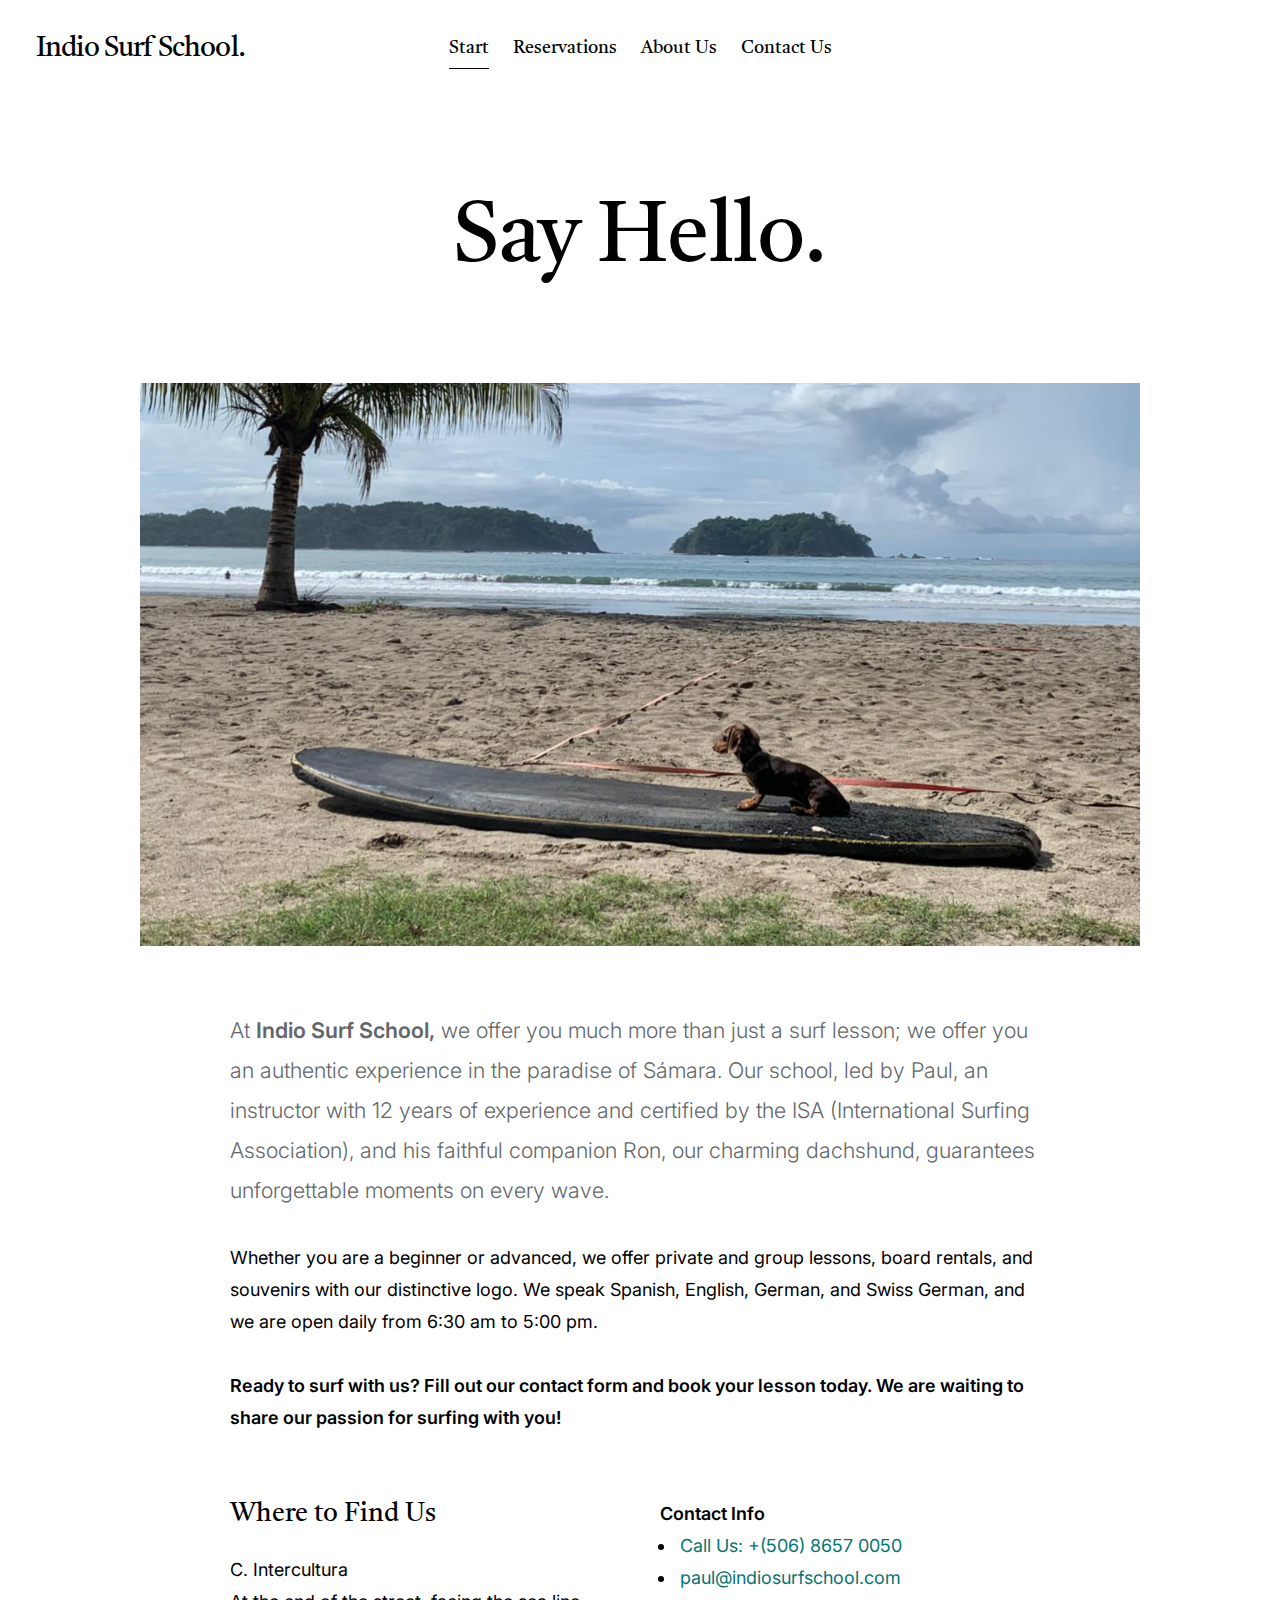
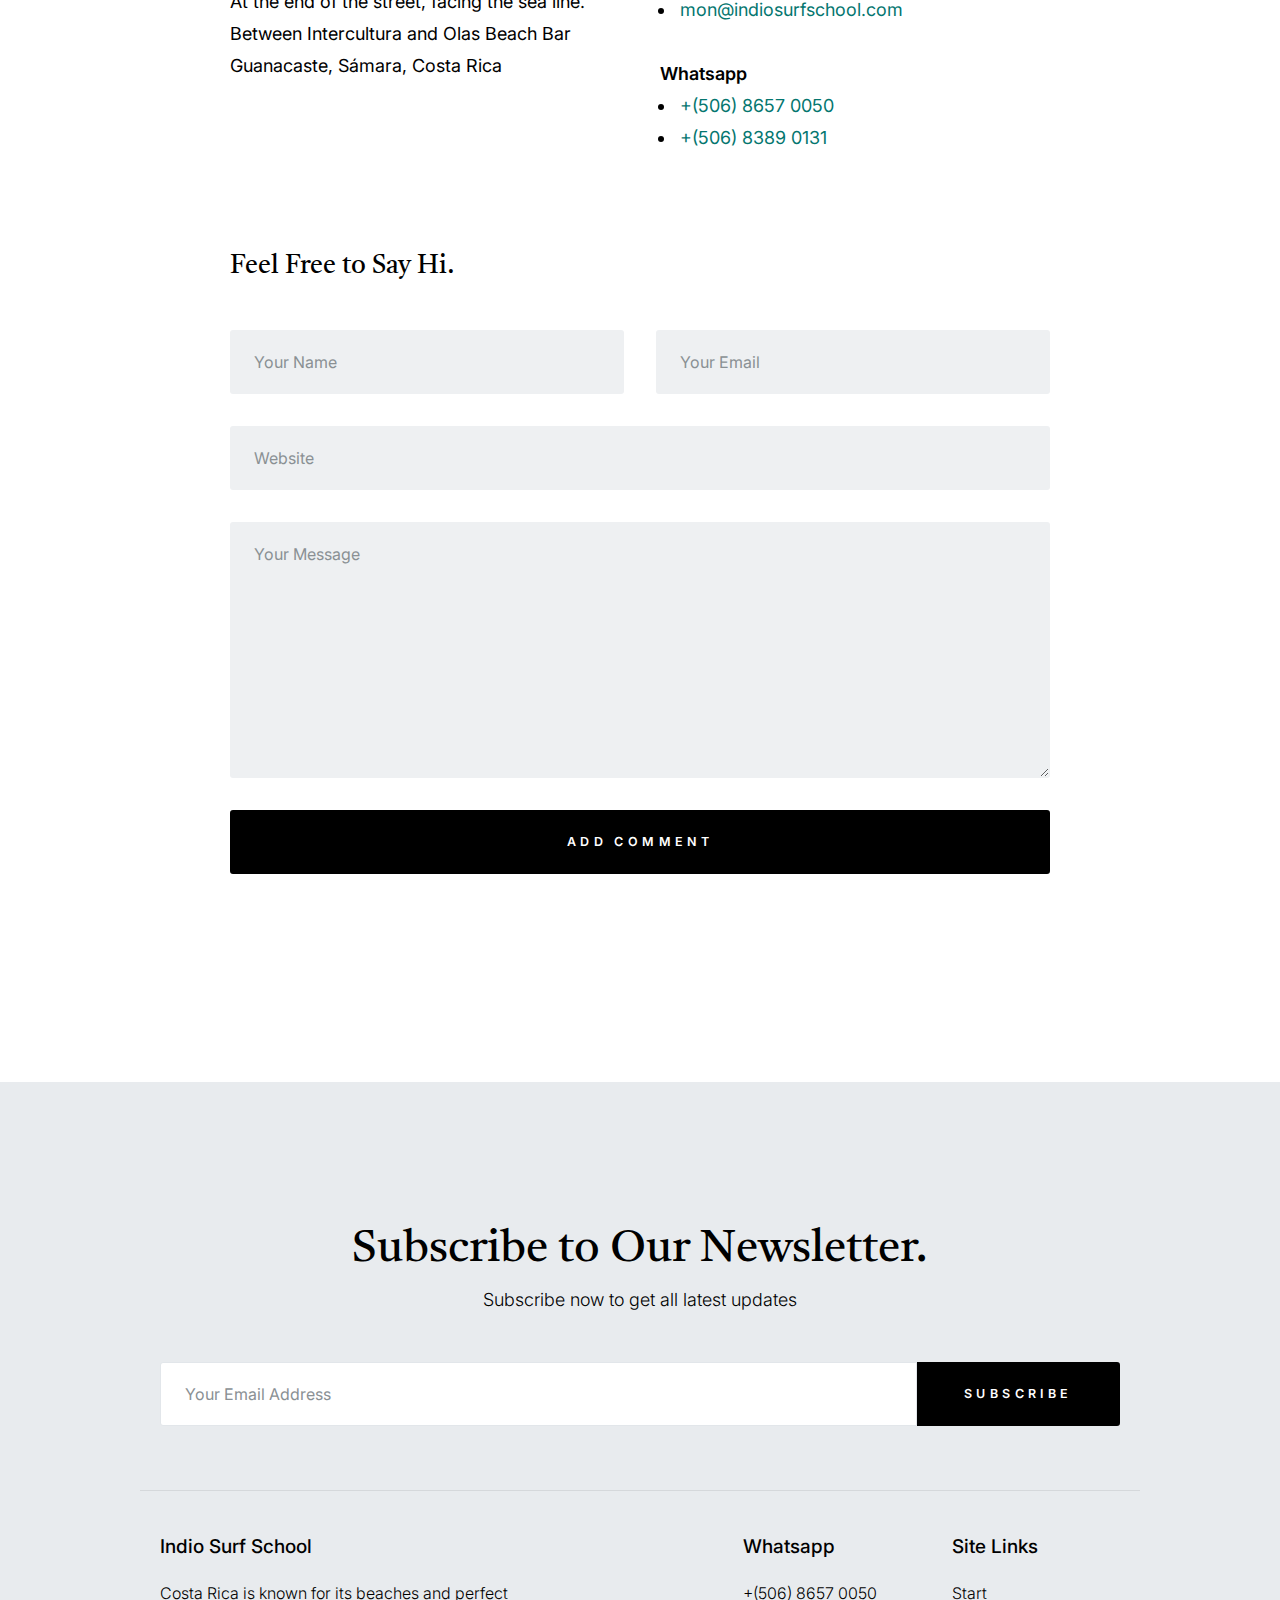
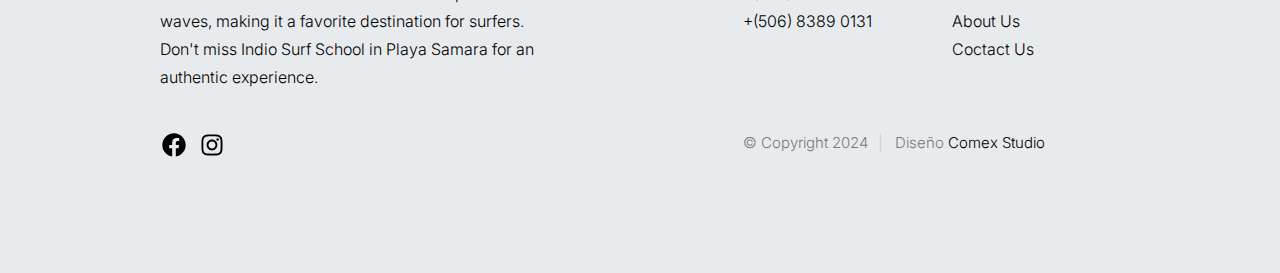
<file: contact.html>
<!DOCTYPE html>
<html lang="en" class="no-js" >
<head>
<!-- Google tag (gtag.js) -->
<script async src="https://www.googletagmanager.com/gtag/js?id=G-7961Y8HJZM"></script>
<script>
  window.dataLayer = window.dataLayer || [];
  function gtag(){dataLayer.push(arguments);}
  gtag('js', new Date());

  gtag('config', 'G-7961Y8HJZM');
</script>
    <!--- basic page needs
    ================================================== -->
    <meta charset="utf-8">
    <meta name="viewport" content="width=device-width, initial-scale=1">
    <meta name="description" content="Ponte en contacto con nuestra escuela de surf en Samara, Costa Rica. Envíanos un mensaje para reservar tus lecciones de surf o para cualquier consulta.">
    <meta name="keywords" content="Contacto Surf School, Contacto Surf Samara, Reserva Lecciones de Surf, Consultas Surf School">
    <title>Contact Us | Indio Surf School</title>

    <script>
        document.documentElement.classList.remove('no-js');
        document.documentElement.classList.add('js');
    </script>
<!-- Schema Markup for Local Business -->
<script type="application/ld+json">
    {
    "@context": "https://schema.org",
    "@type": "LocalBusiness",
    "name": "Indio Surf School",
    "image": "https://www.indiosurfschool.com/images/logo.png",
    "url": "https://www.indiosurfschool.com",
    "telephone": "+506 8657 0050",
    "address": {
        "@type": "PostalAddress",
        "streetAddress": "C. Intercultura",
        "addressLocality": "Sámara",
        "addressRegion": "Guanacaste",
        "addressCountry": "CR"
    },
    "openingHoursSpecification": {
        "@type": "OpeningHoursSpecification",
        "dayOfWeek": [
        "Monday",
        "Tuesday",
        "Wednesday",
        "Thursday",
        "Friday",
        "Saturday",
        "Sunday"
        ],
        "opens": "06:30",
        "closes": "17:00"
    },
    "sameAs": [
        "https://www.facebook.com/profile.php?id=61557864358677",
        "https://www.instagram.com/indiosurfschool"
    ]
    }
    </script>
    <!-- CSS
    ================================================== -->
    <link rel="stylesheet" href="css/vendor.css">
    <link rel="stylesheet" href="css/styles.css">

    <!-- favicons
    ================================================== -->
    <link rel="apple-touch-icon" sizes="180x180" href="apple-touch-icon.png">
    <link rel="icon" type="image/png" sizes="32x32" href="favicon.ico">
    <link rel="icon" href="favicon.ico">
    <link rel="manifest" href="site.webmanifest">

</head>

<body id="top">


    <!-- preloader
    ================================================== -->
    <div id="preloader">
        <div id="loader" class="dots-fade">
            <div></div>
            <div></div>
            <div></div>
        </div>
    </div>


    <!-- page wrap
    ================================================== -->
    <div id="page" class="s-pagewrap">


        <!-- # site header 
        ================================================== -->
        <header id="masthead" class="s-header">

            <div class="s-header__branding">
                <p class="site-title">
                    <a href="index.html" rel="home">Indio Surf School.</a>
                </p>
            </div>

            <div class="row s-header__navigation">

                <nav class="s-header__nav-wrap">
    
                    <h3 class="s-header__nav-heading">Navigate to</h3>
    
<ul class="s-header__nav">
	<li class="current-menu-item"><a href="index.html" title="">Start</a></li>
	<li><a href="reservations.html" title="">Reservations</a></li>
	<li><a href="about.html" title="">About Us</a></li>
	<li><a href="contact.html" title="">Contact Us</a></li>
</ul>

                </nav> <!-- end s-header__nav-wrap -->
    
            </div> <!-- end s-header__navigation -->



            <a class="s-header__menu-toggle" href="#0"><span>Menu</span></a>
            <a class="s-header__search-trigger" href="#">
            </a>

        </header> <!-- end s-header -->


        <!-- # site-content
        ================================================== -->
        <div id="content" class="s-content s-content--page">

                <div class="row entry-wrap">
                    <div class="column lg-12">

                        <article class="entry">

                            <header class="entry__header entry__header--narrow">
    
                                <h1 class="entry__title">
                                    Say Hello.
                                </h1>
    
                            </header>

                            <div class="entry__media">
                                <figure class="featured-image">
                                    <img src="images/thumbs/contact/contact-1200.jpg" 
                                      srcset="images/thumbs/contact/contact-2400.jpg 2400w, 
                                              images/thumbs/contact/contact-1200.jpg 1200w, 
                                              images/thumbs/contact/contact-600.jpg 600w" sizes="(max-width: 2400px) 100vw, 2400px" alt="dog surf">
                                </figure>
                            </div>

                            <div class="content-primary">

                                <div class="entry__content">
        
                                    <p class="lead">
                                        At <b>Indio Surf School,</b> we offer you much more than just a surf lesson; we offer you an 
                                        authentic experience in the paradise of Sámara. Our school, led by Paul, an instructor 
                                        with 12 years of experience and certified by the ISA (International Surfing Association), 
                                        and his faithful companion Ron, our charming dachshund, guarantees unforgettable moments 
                                        on every wave.</p> 

                                    <p>
                                        Whether you are a beginner or advanced, we offer private and group lessons, board rentals, 
                                        and souvenirs with our distinctive logo. We speak Spanish, English, German, and Swiss German, 
                                        and we are open daily from 6:30 am to 5:00 pm. <br><br>

                                        <b>Ready to surf with us? Fill out our contact form and book your lesson today. We are waiting 
                                        to share our passion for surfing with you! </b>
                                    </p>

                                    <div class="row block-large-1-2 block-tab-whole entry__blocks">
                                        <div class="column">
                                            <h4>Where to Find Us</h4>
                                            <p>
                                            C. Intercultura<br>
                                            At the end of the street, facing the sea line. <br>
                                            Between Intercultura and Olas Beach Bar<br>
                                            Guanacaste, Sámara, Costa Rica
                                            </p>
                                        </div>
        
                                        <div class="column">
                                            <Strong>Contact Info</Strong>
                                            <ul class="link-list">
                                                <li><a href="tel:+506 86570050" class="call-button">Call Us: +(506) 8657 0050</a><br></li>
                                                <li><a href="mailto:paul@indiosurfschool.com?" class="email-button">paul@indiosurfschool.com</a></li>
                                                <li><a href="mailto:mon@indiosurfschool.com?" class="email-button">mon@indiosurfschool.com</a></li>
                                            </ul>
                                            <Strong>Whatsapp</Strong>
                                            <ul class="link-list">
                                                <li><a href="https://wa.me/50686570050?">+(506) 8657 0050</a></li>
                                                <li><a href="https://wa.me/50683890131?">+(506) 8389 0131</a></li>
                                            </ul>
                                            </p> 
                                        </div>
                                    </div>

                                    <h4>Feel Free to Say Hi.</h4>





                                    <!--- Formulario  --->
                                    <form name="cForm" id="cForm" class="entry__form" method="post" action="email/enviar.php">
                                        <fieldset class="row">

                                            <div class="column lg-6 tab-12 form-field">
                                                <input name="nombre" id="nombre" class="u-fullwidth" placeholder="Your Name" value="" type="text" required>
                                            </div>

                                            <div class="column lg-6 tab-12 form-field">
                                                <input name="email" id="email" class="u-fullwidth" placeholder="Your Email" value="" type="text" required>
                                            </div>

                                            <div class="column lg-12 form-field">
                                                <input name="subjet" id="subjet" class="u-fullwidth" placeholder="Website" value="" type="text" required>
                                            </div>

                                            <div class="column lg-12 message form-field">
                                                <textarea name="message" id="message" class="u-fullwidth" placeholder="Your Message" required></textarea>
                                            </div>

                                            <div class="column lg-12">
                                                <input name="submit" id="submit" class="btn btn--primary btn-wide btn--large u-fullwidth" value="Add Comment" type="submit">
                                            </div>

                                        </fieldset>
                                    </form> <!-- end form -->








                            </div> <!-- end content-primary -->

                        </article> <!-- end entry -->

                    </div>
                </div> <!-- end entry-wrap -->
        </section> <!-- end s-content -->


        <!-- # site-footer
        ================================================== -->
        
<footer class="s-footer" id="colophon">
    <div class="row s-footer__subscribe">
    <div class="column lg-12">
    <h2>Subscribe to Our Newsletter.</h2>
    
    <p>Subscribe now to get all latest updates</p>
    
    <form action="email/sub.php" class="mc-form" id="mc-form" method="post"><input class="u-fullwidth text-center" id="inscripcion" name="inscripcion" pattern="^([^\x00-\x20\x22\x28\x29\x2c\x2e\x3a-\x3c\x3e\x40\x5b-\x5d\x7f-\xff]+|\x22([^\x0d\x22\x5c\x80-\xff]|\x5c[\x00-\x7f])*\x22)(\x2e([^\x00-\x20\x22\x28\x29\x2c\x2e\x3a-\x3c\x3e\x40\x5b-\x5d\x7f-\xff]+|\x22([^\x0d\x22\x5c\x80-\xff]|\x5c[\x00-\x7f])*\x22))*\x40([^\x00-\x20\x22\x28\x29\x2c\x2e\x3a-\x3c\x3e\x40\x5b-\x5d\x7f-\xff]+|\x5b([^\x0d\x5b-\x5d\x80-\xff]|\x5c[\x00-\x7f])*\x5d)(\x2e([^\x00-\x20\x22\x28\x29\x2c\x2e\x3a-\x3c\x3e\x40\x5b-\x5d\x7f-\xff]+|\x5b([^\x0d\x5b-\x5d\x80-\xff]|\x5c[\x00-\x7f])*\x5d))*(\.\w{2,})+$" placeholder="Your Email Address" required="" title="The domain portion of the email address is invalid (the portion after the @)." type="email" /> <input class="btn--small btn--primary u-fullwidth" name="subscribe" type="submit" value="Subscribe" /> <!-- <div style="position: absolute; left: -5000px;" aria-hidden="true"><input type="text" name="b_cdb7b577e41181934ed6a6a44_9a91cfe7b3" tabindex="-1" value=""></div> -->
    <div class="mc-status"></div>
    </form>
    </div>
    </div>
    <!-- end s-footer__subscribe -->
    
    <div class="row s-footer__main">
    <div class="column lg-5 md-6 tab-12 s-footer__about">
    <h4>Indio Surf School</h4>
    
    <p>Costa Rica is known for its beaches and perfect waves, making it a favorite destination for surfers. Don't miss Indio Surf School in Playa Samara for an authentic experience.</p>
    </div>
    <!-- end s-footer__about -->
    
    <div class="column lg-5 md-6 tab-12">
    <div class="row">
    <div class="column lg-6">
    <h4>Whatsapp</h4>
    
    <ul class="link-list">
        <li><a href="https://wa.me/50686570050?">+(506) 8657 0050</a></li>
        <li><a href="https://wa.me/50683890131?">+(506) 8389 0131</a></li>
    </ul>
    </div>
    
    <div class="column lg-6">
    <h4>Site Links</h4>
    
    <ul class="link-list">
        <li><a href="index.html">Start</a></li>
        <li><a href="about.html">About Us</a></li>
        <li><a href="contact.html">Coctact Us</a></li>
    </ul>
    </div>
    </div>
    </div>
    </div>
    <!-- end s-footer__main -->
    
    <div class="row s-footer__bottom">
    <div class="column lg-7 md-6 tab-12">
    <ul class="s-footer__social">
        <li><a href="https://www.facebook.com/profile.php?id=61557864358677"><svg height="24" style="fill: rgba(0, 0, 0, 1);transform: ;msFilter:;" viewbox="0 0 24 24" width="24" xmlns="http://www.w3.org/2000/svg"><path d="M12.001 2.002c-5.522 0-9.999 4.477-9.999 9.999 0 4.99 3.656 9.126 8.437 9.879v-6.988h-2.54v-2.891h2.54V9.798c0-2.508 1.493-3.891 3.776-3.891 1.094 0 2.24.195 2.24.195v2.459h-1.264c-1.24 0-1.628.772-1.628 1.563v1.875h2.771l-.443 2.891h-2.328v6.988C18.344 21.129 22 16.992 22 12.001c0-5.522-4.477-9.999-9.999-9.999z"></path></svg> <span class="u-screen-reader-text">Facebook</span> </a></li>
        <!--<li><a href="#0"><svg height="24" style="fill:rgba(0, 0, 0, 1);transform:;-ms-filter:" viewbox="0 0 24 24" width="24" xmlns="http://www.w3.org/2000/svg"><path d="M19.633,7.997c0.013,0.175,0.013,0.349,0.013,0.523c0,5.325-4.053,11.461-11.46,11.461c-2.282,0-4.402-0.661-6.186-1.809 c0.324,0.037,0.636,0.05,0.973,0.05c1.883,0,3.616-0.636,5.001-1.721c-1.771-0.037-3.255-1.197-3.767-2.793 c0.249,0.037,0.499,0.062,0.761,0.062c0.361,0,0.724-0.05,1.061-0.137c-1.847-0.374-3.23-1.995-3.23-3.953v-0.05 c0.537,0.299,1.16,0.486,1.82,0.511C3.534,9.419,2.823,8.184,2.823,6.787c0-0.748,0.199-1.434,0.548-2.032 c1.983,2.443,4.964,4.04,8.306,4.215c-0.062-0.3-0.1-0.611-0.1-0.923c0-2.22,1.796-4.028,4.028-4.028 c1.16,0,2.207,0.486,2.943,1.272c0.91-0.175,1.782-0.512,2.556-0.973c-0.299,0.935-0.936,1.721-1.771,2.22 c0.811-0.088,1.597-0.312,2.319-0.624C21.104,6.712,20.419,7.423,19.633,7.997z"></path></svg> <span class="u-screen-reader-text">Twitter</span> </a></li>-->
        <li><a href="https://www.instagram.com/indiosurfschool"><svg height="24" style="fill:rgba(0, 0, 0, 1);transform:;-ms-filter:" viewbox="0 0 24 24" width="24" xmlns="http://www.w3.org/2000/svg"><path d="M11.999,7.377c-2.554,0-4.623,2.07-4.623,4.623c0,2.554,2.069,4.624,4.623,4.624c2.552,0,4.623-2.07,4.623-4.624 C16.622,9.447,14.551,7.377,11.999,7.377L11.999,7.377z M11.999,15.004c-1.659,0-3.004-1.345-3.004-3.003 c0-1.659,1.345-3.003,3.004-3.003s3.002,1.344,3.002,3.003C15.001,13.659,13.658,15.004,11.999,15.004L11.999,15.004z"></path><circle cx="16.806" cy="7.207" r="1.078"></circle><path d="M20.533,6.111c-0.469-1.209-1.424-2.165-2.633-2.632c-0.699-0.263-1.438-0.404-2.186-0.42 c-0.963-0.042-1.268-0.054-3.71-0.054s-2.755,0-3.71,0.054C7.548,3.074,6.809,3.215,6.11,3.479C4.9,3.946,3.945,4.902,3.477,6.111 c-0.263,0.7-0.404,1.438-0.419,2.186c-0.043,0.962-0.056,1.267-0.056,3.71c0,2.442,0,2.753,0.056,3.71 c0.015,0.748,0.156,1.486,0.419,2.187c0.469,1.208,1.424,2.164,2.634,2.632c0.696,0.272,1.435,0.426,2.185,0.45 c0.963,0.042,1.268,0.055,3.71,0.055s2.755,0,3.71-0.055c0.747-0.015,1.486-0.157,2.186-0.419c1.209-0.469,2.164-1.424,2.633-2.633 c0.263-0.7,0.404-1.438,0.419-2.186c0.043-0.962,0.056-1.267,0.056-3.71s0-2.753-0.056-3.71C20.941,7.57,20.801,6.819,20.533,6.111z M19.315,15.643c-0.007,0.576-0.111,1.147-0.311,1.688c-0.305,0.787-0.926,1.409-1.712,1.711c-0.535,0.199-1.099,0.303-1.67,0.311 c-0.95,0.044-1.218,0.055-3.654,0.055c-2.438,0-2.687,0-3.655-0.055c-0.569-0.007-1.135-0.112-1.669-0.311 c-0.789-0.301-1.414-0.923-1.719-1.711c-0.196-0.534-0.302-1.099-0.311-1.669c-0.043-0.95-0.053-1.218-0.053-3.654 c0-2.437,0-2.686,0.053-3.655c0.007-0.576,0.111-1.146,0.311-1.687c0.305-0.789,0.93-1.41,1.719-1.712 c0.534-0.198,1.1-0.303,1.669-0.311c0.951-0.043,1.218-0.055,3.655-0.055c2.437,0,2.687,0,3.654,0.055 c0.571,0.007,1.135,0.112,1.67,0.311c0.786,0.303,1.407,0.925,1.712,1.712c0.196,0.534,0.302,1.099,0.311,1.669 c0.043,0.951,0.054,1.218,0.054,3.655c0,2.436,0,2.698-0.043,3.654H19.315z"></path></svg> <span class="u-screen-reader-text">Instagram</span> </a></li>
        <!--<li><a href="#0"><svg height="24" style="fill: rgba(0, 0, 0, 1);transform: ;msFilter:;" viewbox="0 0 24 24" width="24" xmlns="http://www.w3.org/2000/svg"><path d="M11.99 2C6.472 2 2 6.473 2 11.99c0 4.232 2.633 7.85 6.35 9.306-.088-.79-.166-2.006.034-2.868.182-.78 1.172-4.966 1.172-4.966s-.299-.599-.299-1.484c0-1.388.805-2.425 1.808-2.425.853 0 1.264.64 1.264 1.407 0 .858-.546 2.139-.827 3.327-.235.994.499 1.805 1.479 1.805 1.775 0 3.141-1.872 3.141-4.575 0-2.392-1.719-4.064-4.173-4.064-2.843 0-4.512 2.132-4.512 4.335 0 .858.331 1.779.744 2.28a.3.3 0 0 1 .069.286c-.076.315-.245.994-.277 1.133-.044.183-.145.222-.335.134-1.247-.581-2.027-2.405-2.027-3.871 0-3.151 2.289-6.045 6.601-6.045 3.466 0 6.159 2.469 6.159 5.77 0 3.444-2.171 6.213-5.184 6.213-1.013 0-1.964-.525-2.29-1.146l-.623 2.374c-.225.868-.834 1.956-1.241 2.62a10 10 0 0 0 2.958.445c5.517 0 9.99-4.473 9.99-9.99S17.507 2 11.99 2"></path></svg> <span class="u-screen-reader-text">Pinterest</span> </a></li>-->
    </ul>
    </div>
    
    <div class="column lg-5 md-6 tab-12">
    <div class="ss-copyright"><span>&copy; Copyright 2024</span> <span>Dise&ntilde;o <a href="https://www.comexstudio.com/">Comex Studio</a></span></div>
    </div>
    </div>
    <!-- end s-footer__bottom -->
    
    <div class="ss-go-top"><a class="smoothscroll" href="#top" title="Back to Top"><svg fill="none" height="24" viewbox="0 0 24 24" width="24"> <path d="M17.25 10.25L12 4.75L6.75 10.25" stroke="currentColor" stroke-linecap="round" stroke-linejoin="round" stroke-width="1.5"></path> <path d="M12 19.25V5.75" stroke="currentColor" stroke-linecap="round" stroke-linejoin="round" stroke-width="1.5"></path> </svg> </a></div>
    <!-- end ss-go-top --></footer>
    <!-- end s-footer --><!-- Java Script
        ================================================== --><script src="js/plugins.js"></script><script src="js/main.js"></script></div>
    </body>
    </html>
</file>
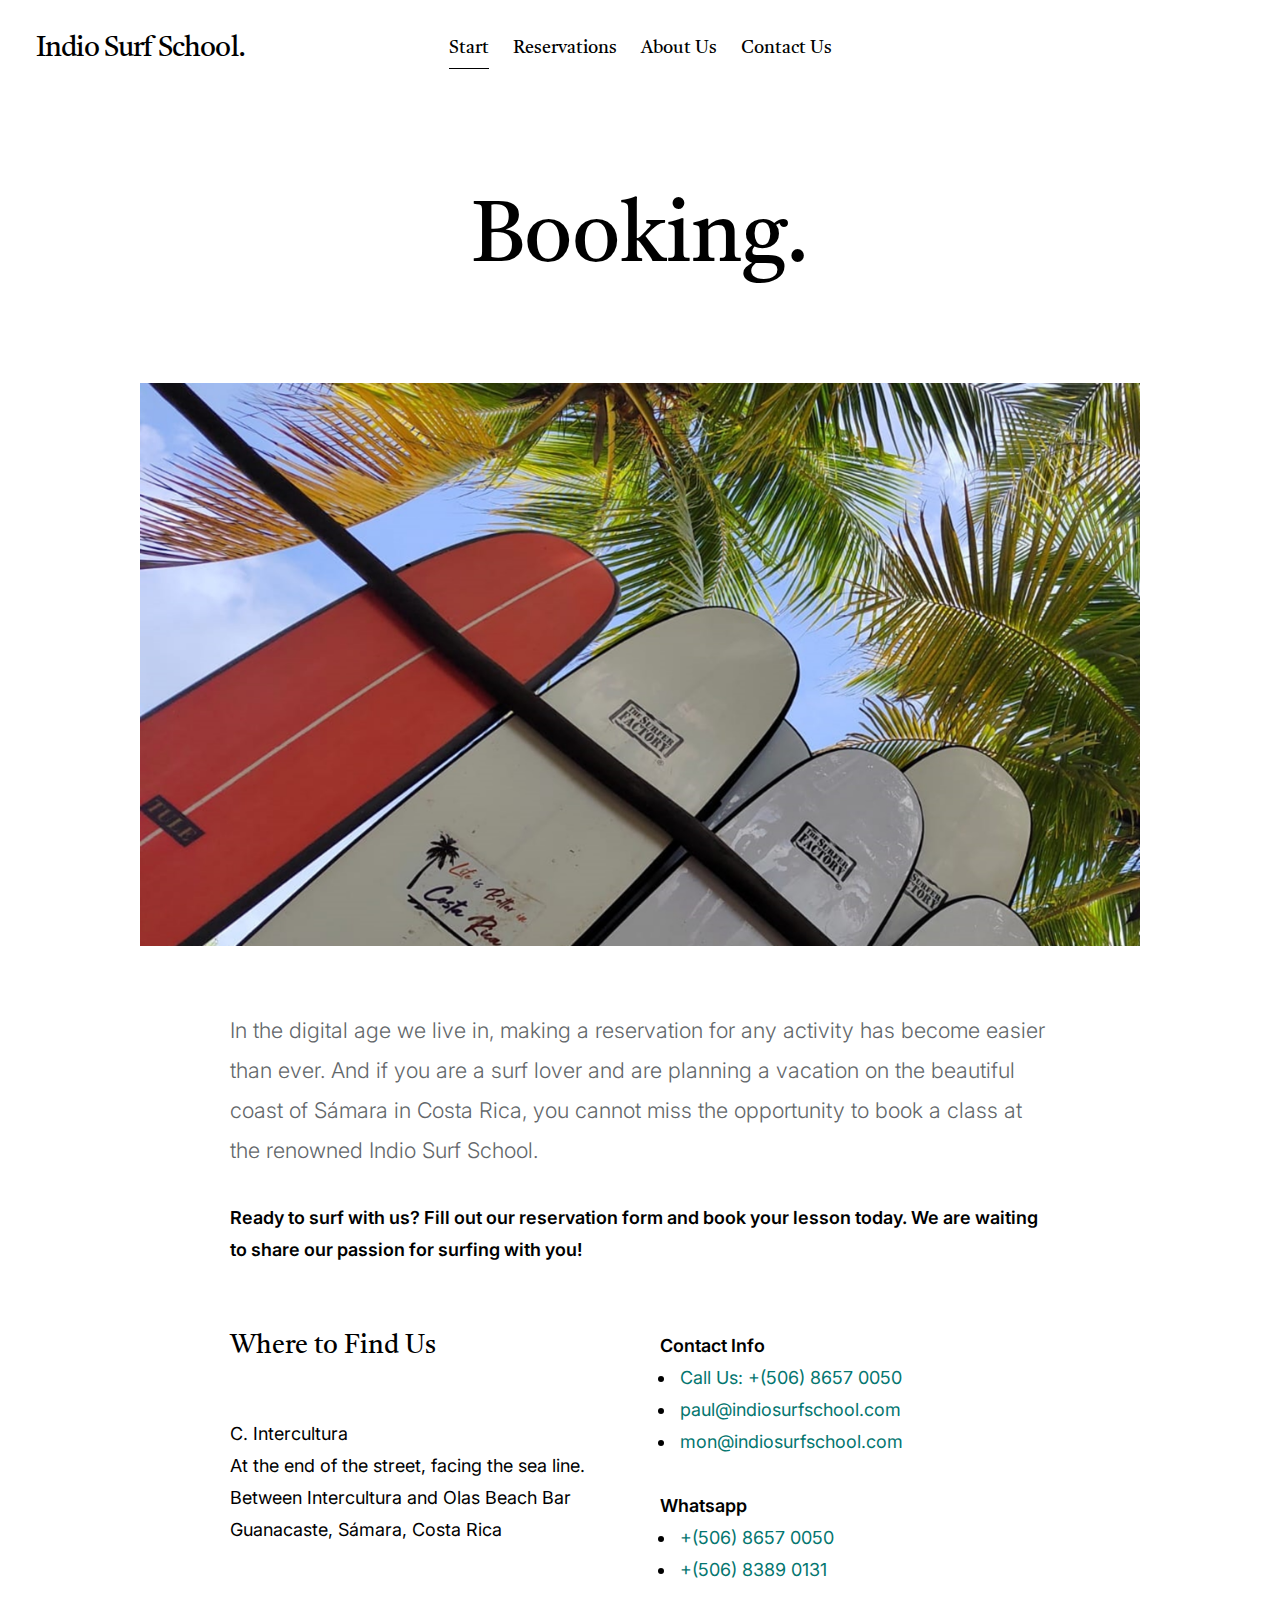
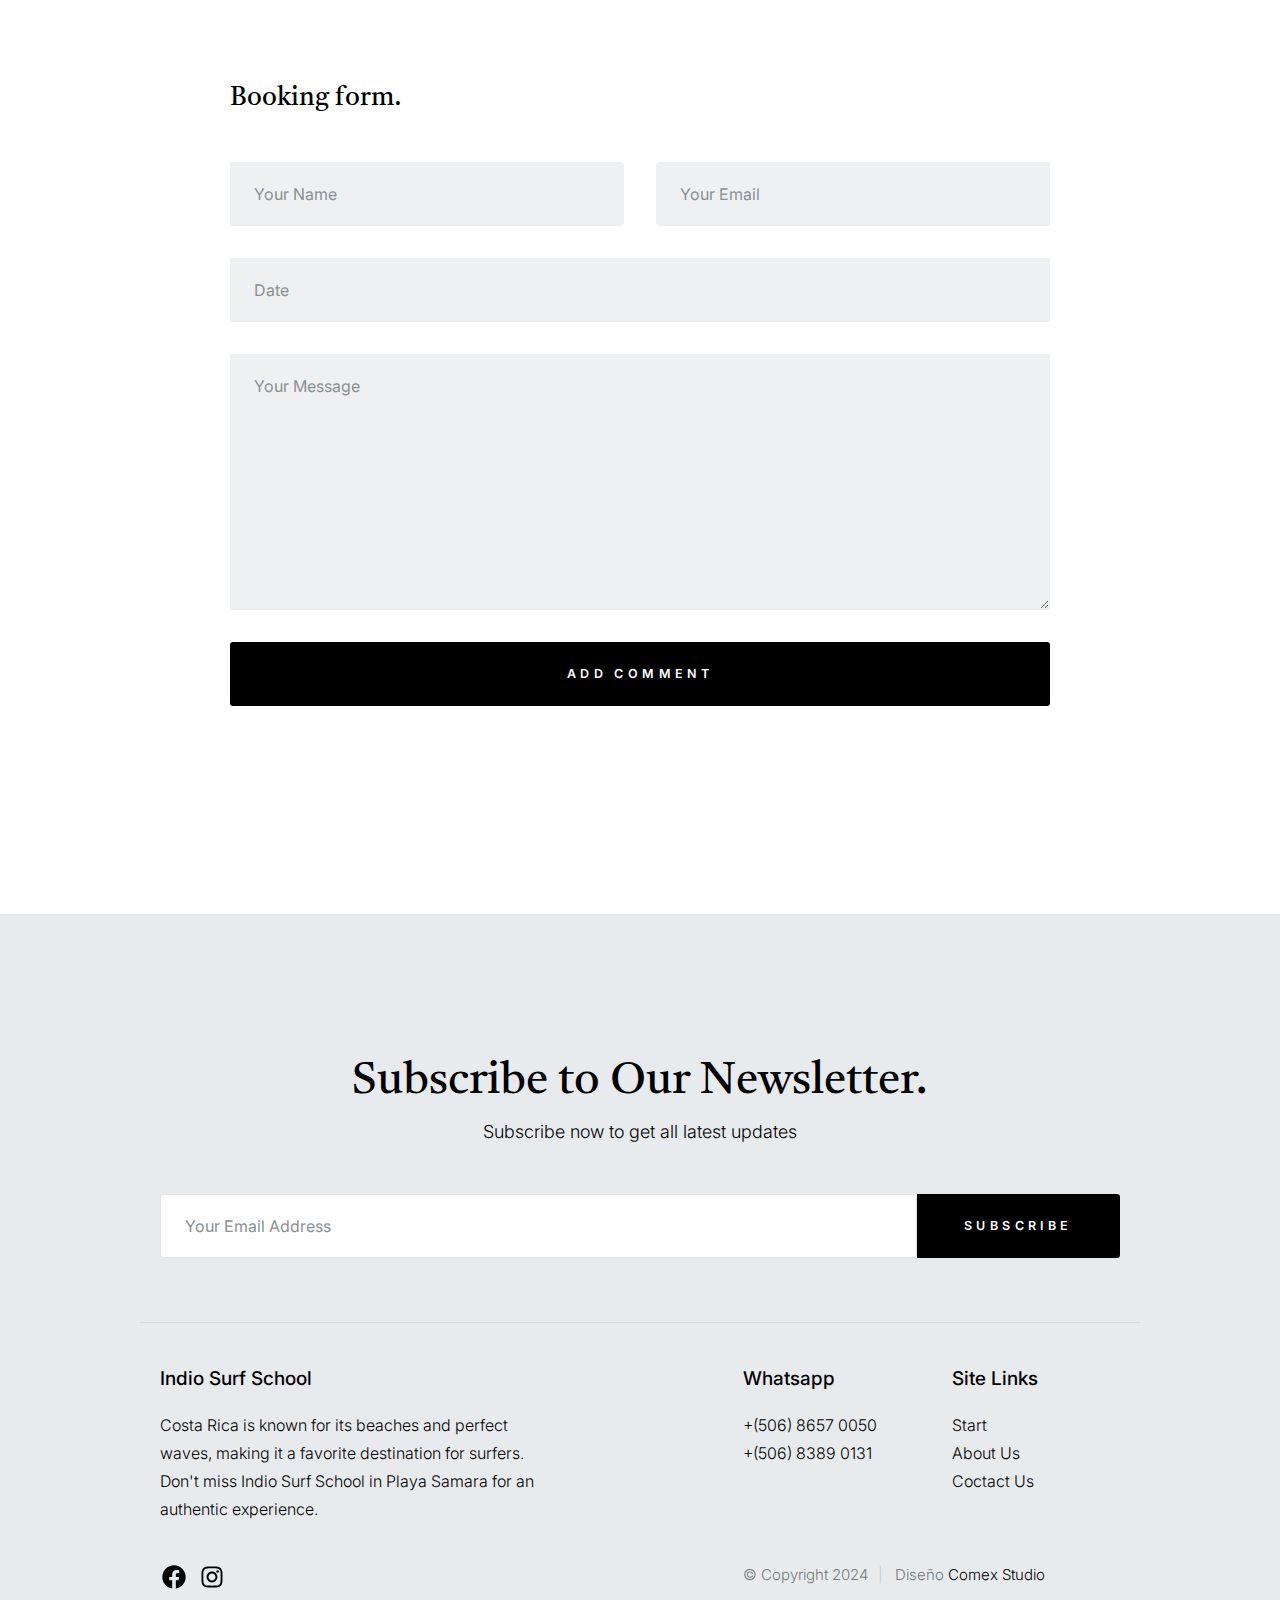
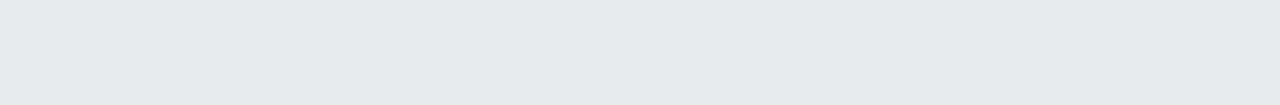
<file: reservations.html>
<!DOCTYPE html>
<html lang="en" class="no-js" >
<head>
    <!-- Google tag (gtag.js) -->
<script async src="https://www.googletagmanager.com/gtag/js?id=G-7961Y8HJZM"></script>
<script>
  window.dataLayer = window.dataLayer || [];
  function gtag(){dataLayer.push(arguments);}
  gtag('js', new Date());

  gtag('config', 'G-7961Y8HJZM');
</script>

    <!--- basic page needs
    ================================================== -->
    <meta charset="utf-8">
    <meta name="viewport" content="width=device-width, initial-scale=1">
    <meta name="description" content="Ponte en contacto con nuestra escuela de surf en Samara, Costa Rica. Envíanos un mensaje para reservar tus lecciones de surf o para cualquier consulta.">
    <meta name="keywords" content="Contacto Surf School, Contacto Surf Samara, Reserva Lecciones de Surf, Consultas Surf School">
    <title>Contact Us | Indio Surf School</title>

    <script>
        document.documentElement.classList.remove('no-js');
        document.documentElement.classList.add('js');
    </script>
<!-- Schema Markup for Local Business -->
<script type="application/ld+json">
    {
    "@context": "https://schema.org",
    "@type": "LocalBusiness",
    "name": "Indio Surf School",
    "image": "https://www.indiosurfschool.com/images/logo.png",
    "url": "https://www.indiosurfschool.com",
    "telephone": "+506 8657 0050",
    "address": {
        "@type": "PostalAddress",
        "streetAddress": "C. Intercultura",
        "addressLocality": "Sámara",
        "addressRegion": "Guanacaste",
        "addressCountry": "CR"
    },
    "openingHoursSpecification": {
        "@type": "OpeningHoursSpecification",
        "dayOfWeek": [
        "Monday",
        "Tuesday",
        "Wednesday",
        "Thursday",
        "Friday",
        "Saturday",
        "Sunday"
        ],
        "opens": "06:30",
        "closes": "17:00"
    },
    "sameAs": [
        "https://www.facebook.com/profile.php?id=61557864358677",
        "https://www.instagram.com/indiosurfschool"
    ]
    }
    </script>
    <!-- CSS
    ================================================== -->
    <link rel="stylesheet" href="css/vendor.css">
    <link rel="stylesheet" href="css/styles.css">

    <!-- favicons
    ================================================== -->
    <link rel="apple-touch-icon" sizes="180x180" href="apple-touch-icon.png">
    <link rel="icon" type="image/png" sizes="32x32" href="favicon.ico">
    <link rel="icon" href="favicon.ico">
    <link rel="manifest" href="site.webmanifest">

</head>

<body id="top">


    <!-- preloader
    ================================================== -->
    <div id="preloader">
        <div id="loader" class="dots-fade">
            <div></div>
            <div></div>
            <div></div>
        </div>
    </div>


    <!-- page wrap
    ================================================== -->
    <div id="page" class="s-pagewrap">


        <!-- # site header 
        ================================================== -->
        <header id="masthead" class="s-header">

            <div class="s-header__branding">
                <p class="site-title">
                    <a href="index.html" rel="home">Indio Surf School.</a>
                </p>
            </div>

            <div class="row s-header__navigation">

                <nav class="s-header__nav-wrap">
    
                    <h3 class="s-header__nav-heading">Navigate to</h3>
    
                    <ul class="s-header__nav">
                        <li class="current-menu-item"><a href="index.html" title="">Start</a></li>
                        <li><a href="reservations.html" title="">Reservations</a></li>
                        <li><a href="about.html" title="">About Us</a></li>
                        <li><a href="contact.html" title="">Contact Us</a></li>
                    </ul>

                </nav> <!-- end s-header__nav-wrap -->
    
            </div> <!-- end s-header__navigation -->



            <a class="s-header__menu-toggle" href="#0"><span>Menu</span></a>
            <a class="s-header__search-trigger" href="#">
            </a>

        </header> <!-- end s-header -->


        <!-- # site-content
        ================================================== -->
        <div id="content" class="s-content s-content--page">

                <div class="row entry-wrap">
                    <div class="column lg-12">

                        <article class="entry">

                            <header class="entry__header entry__header--narrow">
    
                                <h1 class="entry__title">
                                    Booking.
                                </h1>
    
                            </header>

                            <div class="entry__media">
                                <figure class="featured-image">
                                    <img src="images/thumbs/reservations/reservations-1200.jpg" 
                                      srcset="images/thumbs/reservations/reservations-2400.jpg 2400w, 
                                              images/thumbs/reservations/reservations-1200.jpg 1200w, 
                                              images/thumbs/reservations/reservations-600.jpg 600w" sizes="(max-width: 2400px) 100vw, 2400px" alt="surf">
                                </figure>
                            </div>

                            <div class="content-primary">

                                <div class="entry__content">
        
                                    <p class="lead">
                                        In the digital age we live in, making a reservation for any activity has become easier than ever. 
                                        And if you are a surf lover and are planning a vacation on the beautiful coast of Sámara in 
                                        Costa Rica, you cannot miss the opportunity to book a class at the renowned Indio Surf School.
                                        
                                    </p> 

                                    <p>
                                        <b>Ready to surf with us? Fill out our reservation form and book your lesson today. We are waiting 
                                        to share our passion for surfing with you! </b>
                                    </p>

                                    <div class="row block-large-1-2 block-tab-whole entry__blocks">
                                        <div class="column">
                                            <h4>Where to Find Us</h4><br>
                                            <p>
                                            C. Intercultura<br>
                                            At the end of the street, facing the sea line. <br>
                                            Between Intercultura and Olas Beach Bar<br>
                                            Guanacaste, Sámara, Costa Rica
                                            </p>
                                        </div>
        
                                        <div class="column">
                                            <Strong>Contact Info</Strong>
                                            <ul class="link-list">
                                                <li><a href="tel:+506 86570050" class="call-button">Call Us: +(506) 8657 0050</a><br></li>
                                                <li><a href="mailto:paul@indiosurfschool.com?" class="email-button">paul@indiosurfschool.com</a></li>
                                                <li><a href="mailto:mon@indiosurfschool.com?" class="email-button">mon@indiosurfschool.com</a></li>
                                            </ul>
                                            <Strong>Whatsapp</Strong>
                                            <ul class="link-list">
                                                <li><a href="https://wa.me/50686570050?">+(506) 8657 0050</a></li>
                                                <li><a href="https://wa.me/50683890131?">+(506) 8389 0131</a></li>
                                            </ul>
                                            </p> 
                                        </div>
                                    </div>

                                    <h4>Booking form. </h4>

                                    <!--- Formulario  --->
                                    <form name="cForm" id="cForm" class="entry__form" method="post" action="email/enviar.php">
                                        <fieldset class="row">

                                            <div class="column lg-6 tab-12 form-field">
                                                <input name="nombre" id="nombre" class="u-fullwidth" placeholder="Your Name" value="" type="text" required>
                                            </div>

                                            <div class="column lg-6 tab-12 form-field">
                                                <input name="email" id="email" class="u-fullwidth" placeholder="Your Email" value="" type="text" required>
                                            </div>

                                            <div class="column lg-12 form-field">
                                                <input name="subjet" id="subjet" class="u-fullwidth" placeholder="Date" value="" type="text" required>
                                            </div>

                                            <div class="column lg-12 message form-field">
                                                <textarea name="message" id="message" class="u-fullwidth" placeholder="Your Message" required></textarea>
                                            </div>

                                            <div class="column lg-12">
                                                <input name="submit" id="submit" class="btn btn--primary btn-wide btn--large u-fullwidth" value="Add Comment" type="submit">
                                            </div>

                                        </fieldset>
                                    </form> <!-- end form -->

                            </div> <!-- end content-primary -->

                        </article> <!-- end entry -->

                    </div>
                </div> <!-- end entry-wrap -->
        </section> <!-- end s-content -->

        <!-- # site-footer
        ================================================== -->
        
<footer class="s-footer" id="colophon">
    <div class="row s-footer__subscribe">
    <div class="column lg-12">
    <h2>Subscribe to Our Newsletter.</h2>
    
    <p>Subscribe now to get all latest updates</p>
    
    <form action="email/sub.php" class="mc-form" id="mc-form" method="post"><input class="u-fullwidth text-center" id="inscripcion" name="inscripcion" pattern="^([^\x00-\x20\x22\x28\x29\x2c\x2e\x3a-\x3c\x3e\x40\x5b-\x5d\x7f-\xff]+|\x22([^\x0d\x22\x5c\x80-\xff]|\x5c[\x00-\x7f])*\x22)(\x2e([^\x00-\x20\x22\x28\x29\x2c\x2e\x3a-\x3c\x3e\x40\x5b-\x5d\x7f-\xff]+|\x22([^\x0d\x22\x5c\x80-\xff]|\x5c[\x00-\x7f])*\x22))*\x40([^\x00-\x20\x22\x28\x29\x2c\x2e\x3a-\x3c\x3e\x40\x5b-\x5d\x7f-\xff]+|\x5b([^\x0d\x5b-\x5d\x80-\xff]|\x5c[\x00-\x7f])*\x5d)(\x2e([^\x00-\x20\x22\x28\x29\x2c\x2e\x3a-\x3c\x3e\x40\x5b-\x5d\x7f-\xff]+|\x5b([^\x0d\x5b-\x5d\x80-\xff]|\x5c[\x00-\x7f])*\x5d))*(\.\w{2,})+$" placeholder="Your Email Address" required="" title="The domain portion of the email address is invalid (the portion after the @)." type="email" /> <input class="btn--small btn--primary u-fullwidth" name="subscribe" type="submit" value="Subscribe" /> <!-- <div style="position: absolute; left: -5000px;" aria-hidden="true"><input type="text" name="b_cdb7b577e41181934ed6a6a44_9a91cfe7b3" tabindex="-1" value=""></div> -->
    <div class="mc-status"></div>
    </form>
    </div>
    </div>
    <!-- end s-footer__subscribe -->
    
    <div class="row s-footer__main">
    <div class="column lg-5 md-6 tab-12 s-footer__about">
    <h4>Indio Surf School</h4>
    
    <p>Costa Rica is known for its beaches and perfect waves, making it a favorite destination for surfers. Don't miss Indio Surf School in Playa Samara for an authentic experience.</p>
    </div>
    <!-- end s-footer__about -->
    
    <div class="column lg-5 md-6 tab-12">
    <div class="row">
    <div class="column lg-6">
    <h4>Whatsapp</h4>
    
    <ul class="link-list">
        <li><a href="https://wa.me/50686570050?">+(506) 8657 0050</a></li>
        <li><a href="https://wa.me/50683890131?">+(506) 8389 0131</a></li>
    </ul>
    </div>
    
    <div class="column lg-6">
    <h4>Site Links</h4>
    
    <ul class="link-list">
        <li><a href="index.html">Start</a></li>
        <li><a href="about.html">About Us</a></li>
        <li><a href="contact.html">Coctact Us</a></li>
    </ul>
    </div>
    </div>
    </div>
    </div>
    <!-- end s-footer__main -->
    
    <div class="row s-footer__bottom">
    <div class="column lg-7 md-6 tab-12">
    <ul class="s-footer__social">
        <li><a href="https://www.facebook.com/profile.php?id=61557864358677"><svg height="24" style="fill: rgba(0, 0, 0, 1);transform: ;msFilter:;" viewbox="0 0 24 24" width="24" xmlns="http://www.w3.org/2000/svg"><path d="M12.001 2.002c-5.522 0-9.999 4.477-9.999 9.999 0 4.99 3.656 9.126 8.437 9.879v-6.988h-2.54v-2.891h2.54V9.798c0-2.508 1.493-3.891 3.776-3.891 1.094 0 2.24.195 2.24.195v2.459h-1.264c-1.24 0-1.628.772-1.628 1.563v1.875h2.771l-.443 2.891h-2.328v6.988C18.344 21.129 22 16.992 22 12.001c0-5.522-4.477-9.999-9.999-9.999z"></path></svg> <span class="u-screen-reader-text">Facebook</span> </a></li>
        <!--<li><a href="#0"><svg height="24" style="fill:rgba(0, 0, 0, 1);transform:;-ms-filter:" viewbox="0 0 24 24" width="24" xmlns="http://www.w3.org/2000/svg"><path d="M19.633,7.997c0.013,0.175,0.013,0.349,0.013,0.523c0,5.325-4.053,11.461-11.46,11.461c-2.282,0-4.402-0.661-6.186-1.809 c0.324,0.037,0.636,0.05,0.973,0.05c1.883,0,3.616-0.636,5.001-1.721c-1.771-0.037-3.255-1.197-3.767-2.793 c0.249,0.037,0.499,0.062,0.761,0.062c0.361,0,0.724-0.05,1.061-0.137c-1.847-0.374-3.23-1.995-3.23-3.953v-0.05 c0.537,0.299,1.16,0.486,1.82,0.511C3.534,9.419,2.823,8.184,2.823,6.787c0-0.748,0.199-1.434,0.548-2.032 c1.983,2.443,4.964,4.04,8.306,4.215c-0.062-0.3-0.1-0.611-0.1-0.923c0-2.22,1.796-4.028,4.028-4.028 c1.16,0,2.207,0.486,2.943,1.272c0.91-0.175,1.782-0.512,2.556-0.973c-0.299,0.935-0.936,1.721-1.771,2.22 c0.811-0.088,1.597-0.312,2.319-0.624C21.104,6.712,20.419,7.423,19.633,7.997z"></path></svg> <span class="u-screen-reader-text">Twitter</span> </a></li>-->
        <li><a href="https://www.instagram.com/indiosurfschool"><svg height="24" style="fill:rgba(0, 0, 0, 1);transform:;-ms-filter:" viewbox="0 0 24 24" width="24" xmlns="http://www.w3.org/2000/svg"><path d="M11.999,7.377c-2.554,0-4.623,2.07-4.623,4.623c0,2.554,2.069,4.624,4.623,4.624c2.552,0,4.623-2.07,4.623-4.624 C16.622,9.447,14.551,7.377,11.999,7.377L11.999,7.377z M11.999,15.004c-1.659,0-3.004-1.345-3.004-3.003 c0-1.659,1.345-3.003,3.004-3.003s3.002,1.344,3.002,3.003C15.001,13.659,13.658,15.004,11.999,15.004L11.999,15.004z"></path><circle cx="16.806" cy="7.207" r="1.078"></circle><path d="M20.533,6.111c-0.469-1.209-1.424-2.165-2.633-2.632c-0.699-0.263-1.438-0.404-2.186-0.42 c-0.963-0.042-1.268-0.054-3.71-0.054s-2.755,0-3.71,0.054C7.548,3.074,6.809,3.215,6.11,3.479C4.9,3.946,3.945,4.902,3.477,6.111 c-0.263,0.7-0.404,1.438-0.419,2.186c-0.043,0.962-0.056,1.267-0.056,3.71c0,2.442,0,2.753,0.056,3.71 c0.015,0.748,0.156,1.486,0.419,2.187c0.469,1.208,1.424,2.164,2.634,2.632c0.696,0.272,1.435,0.426,2.185,0.45 c0.963,0.042,1.268,0.055,3.71,0.055s2.755,0,3.71-0.055c0.747-0.015,1.486-0.157,2.186-0.419c1.209-0.469,2.164-1.424,2.633-2.633 c0.263-0.7,0.404-1.438,0.419-2.186c0.043-0.962,0.056-1.267,0.056-3.71s0-2.753-0.056-3.71C20.941,7.57,20.801,6.819,20.533,6.111z M19.315,15.643c-0.007,0.576-0.111,1.147-0.311,1.688c-0.305,0.787-0.926,1.409-1.712,1.711c-0.535,0.199-1.099,0.303-1.67,0.311 c-0.95,0.044-1.218,0.055-3.654,0.055c-2.438,0-2.687,0-3.655-0.055c-0.569-0.007-1.135-0.112-1.669-0.311 c-0.789-0.301-1.414-0.923-1.719-1.711c-0.196-0.534-0.302-1.099-0.311-1.669c-0.043-0.95-0.053-1.218-0.053-3.654 c0-2.437,0-2.686,0.053-3.655c0.007-0.576,0.111-1.146,0.311-1.687c0.305-0.789,0.93-1.41,1.719-1.712 c0.534-0.198,1.1-0.303,1.669-0.311c0.951-0.043,1.218-0.055,3.655-0.055c2.437,0,2.687,0,3.654,0.055 c0.571,0.007,1.135,0.112,1.67,0.311c0.786,0.303,1.407,0.925,1.712,1.712c0.196,0.534,0.302,1.099,0.311,1.669 c0.043,0.951,0.054,1.218,0.054,3.655c0,2.436,0,2.698-0.043,3.654H19.315z"></path></svg> <span class="u-screen-reader-text">Instagram</span> </a></li>
        <!--<li><a href="#0"><svg height="24" style="fill: rgba(0, 0, 0, 1);transform: ;msFilter:;" viewbox="0 0 24 24" width="24" xmlns="http://www.w3.org/2000/svg"><path d="M11.99 2C6.472 2 2 6.473 2 11.99c0 4.232 2.633 7.85 6.35 9.306-.088-.79-.166-2.006.034-2.868.182-.78 1.172-4.966 1.172-4.966s-.299-.599-.299-1.484c0-1.388.805-2.425 1.808-2.425.853 0 1.264.64 1.264 1.407 0 .858-.546 2.139-.827 3.327-.235.994.499 1.805 1.479 1.805 1.775 0 3.141-1.872 3.141-4.575 0-2.392-1.719-4.064-4.173-4.064-2.843 0-4.512 2.132-4.512 4.335 0 .858.331 1.779.744 2.28a.3.3 0 0 1 .069.286c-.076.315-.245.994-.277 1.133-.044.183-.145.222-.335.134-1.247-.581-2.027-2.405-2.027-3.871 0-3.151 2.289-6.045 6.601-6.045 3.466 0 6.159 2.469 6.159 5.77 0 3.444-2.171 6.213-5.184 6.213-1.013 0-1.964-.525-2.29-1.146l-.623 2.374c-.225.868-.834 1.956-1.241 2.62a10 10 0 0 0 2.958.445c5.517 0 9.99-4.473 9.99-9.99S17.507 2 11.99 2"></path></svg> <span class="u-screen-reader-text">Pinterest</span> </a></li>-->
    </ul>
    </div>
    
    <div class="column lg-5 md-6 tab-12">
    <div class="ss-copyright"><span>&copy; Copyright 2024</span> <span>Dise&ntilde;o <a href="https://www.comexstudio.com/">Comex Studio</a></span></div>
    </div>
    </div>
    <!-- end s-footer__bottom -->
    
    <div class="ss-go-top"><a class="smoothscroll" href="#top" title="Back to Top"><svg fill="none" height="24" viewbox="0 0 24 24" width="24"> <path d="M17.25 10.25L12 4.75L6.75 10.25" stroke="currentColor" stroke-linecap="round" stroke-linejoin="round" stroke-width="1.5"></path> <path d="M12 19.25V5.75" stroke="currentColor" stroke-linecap="round" stroke-linejoin="round" stroke-width="1.5"></path> </svg> </a></div>
    <!-- end ss-go-top --></footer>
    <!-- end s-footer --><!-- Java Script
        ================================================== --><script src="js/plugins.js"></script><script src="js/main.js"></script></div>
    </body>
    </html>
</file>
<file: css/vendor.css>
/* ===================================================================
 * Spurgeon Third-party Stylesheets
 * Template Ver. 1.0.0
 * 08-16-2021
 * -------------------------------------------------------------------
 *
 * TOC:
 * # PrismJS
 * # Swiper 
 *
 * ------------------------------------------------------------------- */


/* ===================================================================
 * # PrismJS 1.20.0
 *   https://prismjs.com/download.html#themes=prism-okaidia&languages=markup+css+clike+javascript+markup-templating+php 
 *   
 *   okaidia theme for JavaScript, CSS and HTML
 *   Loosely based on Monokai textmate theme by http://www.monokai.nl/
 *   @author ocodia
 * ------------------------------------------------------------------- */
code[class*="language-"],
pre[class*="language-"] {
    color           : #f8f8f2;
    background      : none;
    text-shadow     : 0 1px rgba(0, 0, 0, 0.3);
    font-family     : var(--font-mono);
    font-size       : calc(var(--text-size) * 0.9444);
    text-align      : left;
    white-space     : pre;
    word-spacing    : normal;
    word-break      : normal;
    word-wrap       : normal;
    line-height     : var(--vspace-1);
    -moz-tab-size   : 4;
    -o-tab-size     : 4;
    tab-size        : 4;
    -webkit-hyphens : none;
    -moz-hyphens    : none;
    -ms-hyphens     : none;
    hyphens         : none;
}

/* Code blocks */
pre[class*="language-"] {
    padding  : var(--vspace-0_5) 0 var(--vspace-1);
    margin   : var(--vspace-1) 0;
    overflow : auto;
}

:not(pre)>code[class*="language-"],
pre[class*="language-"] {
    background : #272822;
}

/* Inline code */
:not(pre)>code[class*="language-"] {
    padding     : .1em;
    white-space : normal;
}

.token.comment,
.token.prolog,
.token.doctype,
.token.cdata {
    color : slategray;
}

.token.punctuation {
    color : #f8f8f2;
}

.token.namespace {
    opacity : .7;
}

.token.property,
.token.tag,
.token.constant,
.token.symbol,
.token.deleted {
    color : #f92672;
}

.token.boolean,
.token.number {
    color : #ae81ff;
}

.token.selector,
.token.attr-name,
.token.string,
.token.char,
.token.builtin,
.token.inserted {
    color : #a6e22e;
}

.token.operator,
.token.entity,
.token.url,
.language-css .token.string,
.style .token.string,
.token.variable {
    color : #f8f8f2;
}

.token.atrule,
.token.attr-value,
.token.function,
.token.class-name {
    color : #e6db74;
}

.token.keyword {
    color : #66d9ef;
}

.token.regex,
.token.important {
    color : #fd971f;
}

.token.important,
.token.bold {
    font-weight : bold;
}

.token.italic {
    font-style : italic;
}

.token.entity {
    cursor : help;
}


/* ===================================================================
 * # Swiper 6.4.5
 *   Most modern mobile touch slider and framework with hardware accelerated transitions
 *   https://swiperjs.com
 *
 *   Copyright 2014-2020 Vladimir Kharlampidi
 *
 *   Released under the MIT License
 *
 *   Released on: December 18, 2020
 * ------------------------------------------------------------------- */
@font-face {
    font-family : "swiper-icons";
    src         : url("data:application/font-woff;charset=utf-8;base64, [base64]//wADZ2x5ZgAAAywAAADMAAAD2MHtryVoZWFkAAABbAAAADAAAAA2E2+eoWhoZWEAAAGcAAAAHwAAACQC9gDzaG10eAAAAigAAAAZAAAArgJkABFsb2NhAAAC0AAAAFoAAABaFQAUGG1heHAAAAG8AAAAHwAAACAAcABAbmFtZQAAA/gAAAE5AAACXvFdBwlwb3N0AAAFNAAAAGIAAACE5s74hXjaY2BkYGAAYpf5Hu/j+W2+MnAzMYDAzaX6QjD6/4//Bxj5GA8AuRwMYGkAPywL13jaY2BkYGA88P8Agx4j+/8fQDYfA1AEBWgDAIB2BOoAeNpjYGRgYNBh4GdgYgABEMnIABJzYNADCQAACWgAsQB42mNgYfzCOIGBlYGB0YcxjYGBwR1Kf2WQZGhhYGBiYGVmgAFGBiQQkOaawtDAoMBQxXjg/wEGPcYDDA4wNUA2CCgwsAAAO4EL6gAAeNpj2M0gyAACqxgGNWBkZ2D4/wMA+xkDdgAAAHjaY2BgYGaAYBkGRgYQiAHyGMF8FgYHIM3DwMHABGQrMOgyWDLEM1T9/w8UBfEMgLzE////P/5//f/V/xv+r4eaAAeMbAxwIUYmIMHEgKYAYjUcsDAwsLKxc3BycfPw8jEQA/[base64]/uznmfPFBNODM2K7MTQ45YEAZqGP81AmGGcF3iPqOop0r1SPTaTbVkfUe4HXj97wYE+yNwWYxwWu4v1ugWHgo3S1XdZEVqWM7ET0cfnLGxWfkgR42o2PvWrDMBSFj/IHLaF0zKjRgdiVMwScNRAoWUoH78Y2icB/yIY09An6AH2Bdu/UB+yxopYshQiEvnvu0dURgDt8QeC8PDw7Fpji3fEA4z/PEJ6YOB5hKh4dj3EvXhxPqH/SKUY3rJ7srZ4FZnh1PMAtPhwP6fl2PMJMPDgeQ4rY8YT6Gzao0eAEA409DuggmTnFnOcSCiEiLMgxCiTI6Cq5DZUd3Qmp10vO0LaLTd2cjN4fOumlc7lUYbSQcZFkutRG7g6JKZKy0RmdLY680CDnEJ+UMkpFFe1RN7nxdVpXrC4aTtnaurOnYercZg2YVmLN/d/gczfEimrE/fs/bOuq29Zmn8tloORaXgZgGa78yO9/cnXm2BpaGvq25Dv9S4E9+5SIc9PqupJKhYFSSl47+Qcr1mYNAAAAeNptw0cKwkAAAMDZJA8Q7OUJvkLsPfZ6zFVERPy8qHh2YER+3i/BP83vIBLLySsoKimrqKqpa2hp6+jq6RsYGhmbmJqZSy0sraxtbO3sHRydnEMU4uR6yx7JJXveP7WrDycAAAAAAAH//wACeNpjYGRgYOABYhkgZgJCZgZNBkYGLQZtIJsFLMYAAAw3ALgAeNolizEKgDAQBCchRbC2sFER0YD6qVQiBCv/H9ezGI6Z5XBAw8CBK/m5iQQVauVbXLnOrMZv2oLdKFa8Pjuru2hJzGabmOSLzNMzvutpB3N42mNgZGBg4GKQYzBhYMxJLMlj4GBgAYow/P/PAJJhLM6sSoWKfWCAAwDAjgbRAAB42mNgYGBkAIIbCZo5IPrmUn0hGA0AO8EFTQAA") format("woff");
    font-weight : 400;
    font-style  : normal;
}

:root {
    --swiper-theme-color : #007aff;
}

.swiper-container {
    margin-left  : auto;
    margin-right : auto;
    position     : relative;
    overflow     : hidden;
    list-style   : none;
    padding      : 0;
    /* Fix of Webkit flickering */
    z-index      : 1;
}

.swiper-container-vertical>.swiper-wrapper {
    flex-direction : column;
}

.swiper-wrapper {
    position            : relative;
    width               : 100%;
    height              : 100%;
    z-index             : 1;
    display             : flex;
    transition-property : transform;
    box-sizing          : content-box;
}

.swiper-container-android .swiper-slide,
.swiper-wrapper {
    transform : translate3d(0px, 0, 0);
}

.swiper-container-multirow>.swiper-wrapper {
    flex-wrap : wrap;
}

.swiper-container-multirow-column>.swiper-wrapper {
    flex-wrap      : wrap;
    flex-direction : column;
}

.swiper-container-free-mode>.swiper-wrapper {
    transition-timing-function : ease-out;
    margin                     : 0 auto;
}

.swiper-slide {
    flex-shrink         : 0;
    width               : 100%;
    height              : 100%;
    position            : relative;
    transition-property : transform;
}

.swiper-slide-invisible-blank {
    visibility : hidden;
}

/* Auto Height */
.swiper-container-autoheight,
.swiper-container-autoheight .swiper-slide {
    height : auto;
}

.swiper-container-autoheight .swiper-wrapper {
    align-items         : flex-start;
    transition-property : transform, height;
}

/* 3D Effects */
.swiper-container-3d {
    perspective : 1200px;
}

.swiper-container-3d .swiper-wrapper,
.swiper-container-3d .swiper-slide,
.swiper-container-3d .swiper-slide-shadow-left,
.swiper-container-3d .swiper-slide-shadow-right,
.swiper-container-3d .swiper-slide-shadow-top,
.swiper-container-3d .swiper-slide-shadow-bottom,
.swiper-container-3d .swiper-cube-shadow {
    transform-style : preserve-3d;
}

.swiper-container-3d .swiper-slide-shadow-left,
.swiper-container-3d .swiper-slide-shadow-right,
.swiper-container-3d .swiper-slide-shadow-top,
.swiper-container-3d .swiper-slide-shadow-bottom {
    position       : absolute;
    left           : 0;
    top            : 0;
    width          : 100%;
    height         : 100%;
    pointer-events : none;
    z-index        : 10;
}

.swiper-container-3d .swiper-slide-shadow-left {
    background-image : linear-gradient(to left, rgba(0, 0, 0, 0.5), rgba(0, 0, 0, 0));
}

.swiper-container-3d .swiper-slide-shadow-right {
    background-image : linear-gradient(to right, rgba(0, 0, 0, 0.5), rgba(0, 0, 0, 0));
}

.swiper-container-3d .swiper-slide-shadow-top {
    background-image : linear-gradient(to top, rgba(0, 0, 0, 0.5), rgba(0, 0, 0, 0));
}

.swiper-container-3d .swiper-slide-shadow-bottom {
    background-image : linear-gradient(to bottom, rgba(0, 0, 0, 0.5), rgba(0, 0, 0, 0));
}

/* CSS Mode */
.swiper-container-css-mode>.swiper-wrapper {
    overflow           : auto;
    scrollbar-width    : none;
    /* For Firefox */
    -ms-overflow-style : none;
    /* For Internet Explorer and Edge */
}

.swiper-container-css-mode>.swiper-wrapper::-webkit-scrollbar {
    display : none;
}

.swiper-container-css-mode>.swiper-wrapper>.swiper-slide {
    scroll-snap-align : start start;
}

.swiper-container-horizontal.swiper-container-css-mode>.swiper-wrapper {
    scroll-snap-type : x mandatory;
}

.swiper-container-vertical.swiper-container-css-mode>.swiper-wrapper {
    scroll-snap-type : y mandatory;
}

:root {
    --swiper-navigation-size   : 44px;
    /*
    --swiper-navigation-color  : var(--swiper-theme-color);
    */
}

.swiper-button-prev,
.swiper-button-next {
    position        : absolute;
    top             : 50%;
    width           : calc(var(--swiper-navigation-size) / 44 * 27);
    height          : var(--swiper-navigation-size);
    margin-top      : calc(-1 * var(--swiper-navigation-size) / 2);
    z-index         : 10;
    cursor          : pointer;
    display         : flex;
    align-items     : center;
    justify-content : center;
    color           : var(--swiper-navigation-color, var(--swiper-theme-color));
}

.swiper-button-prev.swiper-button-disabled,
.swiper-button-next.swiper-button-disabled {
    opacity        : 0.35;
    cursor         : auto;
    pointer-events : none;
}

.swiper-button-prev:after,
.swiper-button-next:after {
    font-family    : swiper-icons;
    font-size      : var(--swiper-navigation-size);
    text-transform : none !important;
    letter-spacing : 0;
    text-transform : none;
    font-variant   : initial;
    line-height    : 1;
}

.swiper-button-prev,
.swiper-container-rtl .swiper-button-next {
    left  : 10px;
    right : auto;
}

.swiper-button-prev:after,
.swiper-container-rtl .swiper-button-next:after {
    content : "prev";
}

.swiper-button-next,
.swiper-container-rtl .swiper-button-prev {
    right : 10px;
    left  : auto;
}

.swiper-button-next:after,
.swiper-container-rtl .swiper-button-prev:after {
    content : "next";
}

.swiper-button-prev.swiper-button-white,
.swiper-button-next.swiper-button-white {
    --swiper-navigation-color : #ffffff;
}

.swiper-button-prev.swiper-button-black,
.swiper-button-next.swiper-button-black {
    --swiper-navigation-color : #000000;
}

.swiper-button-lock {
    display : none;
}

:root {
    /*
    --swiper-pagination-color: var(--swiper-theme-color);
    */
}

.swiper-pagination {
    position   : absolute;
    text-align : center;
    transition : 300ms opacity;
    transform  : translate3d(0, 0, 0);
    z-index    : 10;
}

.swiper-pagination.swiper-pagination-hidden {
    opacity : 0;
}

/* Common Styles */
.swiper-pagination-fraction,
.swiper-pagination-custom,
.swiper-container-horizontal>.swiper-pagination-bullets {
    bottom : 10px;
    left   : 0;
    width  : 100%;
}

/* Bullets */
.swiper-pagination-bullets-dynamic {
    overflow  : hidden;
    font-size : 0;
}

.swiper-pagination-bullets-dynamic .swiper-pagination-bullet {
    transform : scale(0.33);
    position  : relative;
}

.swiper-pagination-bullets-dynamic .swiper-pagination-bullet-active {
    transform : scale(1);
}

.swiper-pagination-bullets-dynamic .swiper-pagination-bullet-active-main {
    transform : scale(1);
}

.swiper-pagination-bullets-dynamic .swiper-pagination-bullet-active-prev {
    transform : scale(0.66);
}

.swiper-pagination-bullets-dynamic .swiper-pagination-bullet-active-prev-prev {
    transform : scale(0.33);
}

.swiper-pagination-bullets-dynamic .swiper-pagination-bullet-active-next {
    transform : scale(0.66);
}

.swiper-pagination-bullets-dynamic .swiper-pagination-bullet-active-next-next {
    transform : scale(0.33);
}

.swiper-pagination-bullet {
    width         : 8px;
    height        : 8px;
    display       : inline-block;
    border-radius : 100%;
    background    : #000;
    opacity       : 0.2;
}

button.swiper-pagination-bullet {
    border             : none;
    margin             : 0;
    padding            : 0;
    box-shadow         : none;
    -webkit-appearance : none;
    -moz-appearance    : none;
    appearance         : none;
}

.swiper-pagination-clickable .swiper-pagination-bullet {
    cursor : pointer;
}

.swiper-pagination-bullet-active {
    opacity    : 1;
    background : var(--swiper-pagination-color, var(--swiper-theme-color));
}

.swiper-container-vertical>.swiper-pagination-bullets {
    right     : 10px;
    top       : 50%;
    transform : translate3d(0px, -50%, 0);
}

.swiper-container-vertical>.swiper-pagination-bullets .swiper-pagination-bullet {
    margin  : 6px 0;
    display : block;
}

.swiper-container-vertical>.swiper-pagination-bullets.swiper-pagination-bullets-dynamic {
    top       : 50%;
    transform : translateY(-50%);
    width     : 8px;
}

.swiper-container-vertical>.swiper-pagination-bullets.swiper-pagination-bullets-dynamic .swiper-pagination-bullet {
    display    : inline-block;
    transition : 200ms transform, 200ms top;
}

.swiper-container-horizontal>.swiper-pagination-bullets .swiper-pagination-bullet {
    margin : 0 4px;
}

.swiper-container-horizontal>.swiper-pagination-bullets.swiper-pagination-bullets-dynamic {
    left        : 50%;
    transform   : translateX(-50%);
    white-space : nowrap;
}

.swiper-container-horizontal>.swiper-pagination-bullets.swiper-pagination-bullets-dynamic .swiper-pagination-bullet {
    transition : 200ms transform, 200ms left;
}

.swiper-container-horizontal.swiper-container-rtl>.swiper-pagination-bullets-dynamic .swiper-pagination-bullet {
    transition : 200ms transform, 200ms right;
}

/* Progress */
.swiper-pagination-progressbar {
    background : rgba(0, 0, 0, 0.25);
    position   : absolute;
}

.swiper-pagination-progressbar .swiper-pagination-progressbar-fill {
    background       : var(--swiper-pagination-color, var(--swiper-theme-color));
    position         : absolute;
    left             : 0;
    top              : 0;
    width            : 100%;
    height           : 100%;
    transform        : scale(0);
    transform-origin : left top;
}

.swiper-container-rtl .swiper-pagination-progressbar .swiper-pagination-progressbar-fill {
    transform-origin : right top;
}

.swiper-container-horizontal>.swiper-pagination-progressbar,
.swiper-container-vertical>.swiper-pagination-progressbar.swiper-pagination-progressbar-opposite {
    width  : 100%;
    height : 4px;
    left   : 0;
    top    : 0;
}

.swiper-container-vertical>.swiper-pagination-progressbar,
.swiper-container-horizontal>.swiper-pagination-progressbar.swiper-pagination-progressbar-opposite {
    width  : 4px;
    height : 100%;
    left   : 0;
    top    : 0;
}

.swiper-pagination-white {
    --swiper-pagination-color : #ffffff;
}

.swiper-pagination-black {
    --swiper-pagination-color : #000000;
}

.swiper-pagination-lock {
    display : none;
}

/* Scrollbar */
.swiper-scrollbar {
    border-radius    : 10px;
    position         : relative;
    -ms-touch-action : none;
    background       : rgba(0, 0, 0, 0.1);
}

.swiper-container-horizontal>.swiper-scrollbar {
    position : absolute;
    left     : 1%;
    bottom   : 3px;
    z-index  : 50;
    height   : 5px;
    width    : 98%;
}

.swiper-container-vertical>.swiper-scrollbar {
    position : absolute;
    right    : 3px;
    top      : 1%;
    z-index  : 50;
    width    : 5px;
    height   : 98%;
}

.swiper-scrollbar-drag {
    height        : 100%;
    width         : 100%;
    position      : relative;
    background    : rgba(0, 0, 0, 0.5);
    border-radius : 10px;
    left          : 0;
    top           : 0;
}

.swiper-scrollbar-cursor-drag {
    cursor : move;
}

.swiper-scrollbar-lock {
    display : none;
}

.swiper-zoom-container {
    width           : 100%;
    height          : 100%;
    display         : flex;
    justify-content : center;
    align-items     : center;
    text-align      : center;
}

.swiper-zoom-container>img,
.swiper-zoom-container>svg,
.swiper-zoom-container>canvas {
    max-width  : 100%;
    max-height : 100%;
    object-fit : contain;
}

.swiper-slide-zoomed {
    cursor : move;
}

/* Preloader */
:root {
    /*
    --swiper-preloader-color: var(--swiper-theme-color);
    */
}

.swiper-lazy-preloader {
    width            : 42px;
    height           : 42px;
    position         : absolute;
    left             : 50%;
    top              : 50%;
    margin-left      : -21px;
    margin-top       : -21px;
    z-index          : 10;
    transform-origin : 50%;
    animation        : swiper-preloader-spin 1s infinite linear;
    box-sizing       : border-box;
    border           : 4px solid var(--swiper-preloader-color, var(--swiper-theme-color));
    border-radius    : 50%;
    border-top-color : transparent;
}

.swiper-lazy-preloader-white {
    --swiper-preloader-color : #fff;
}

.swiper-lazy-preloader-black {
    --swiper-preloader-color : #000;
}

@keyframes swiper-preloader-spin {
    100% {
        transform : rotate(360deg);
    }
}

/* a11y */
.swiper-container .swiper-notification {
    position       : absolute;
    left           : 0;
    top            : 0;
    pointer-events : none;
    opacity        : 0;
    z-index        : -1000;
}

.swiper-container-fade.swiper-container-free-mode .swiper-slide {
    transition-timing-function : ease-out;
}

.swiper-container-fade .swiper-slide {
    pointer-events      : none;
    transition-property : opacity;
}

.swiper-container-fade .swiper-slide .swiper-slide {
    pointer-events : none;
}

.swiper-container-fade .swiper-slide-active,
.swiper-container-fade .swiper-slide-active .swiper-slide-active {
    pointer-events : auto;
}

.swiper-container-cube {
    overflow : visible;
}

.swiper-container-cube .swiper-slide {
    pointer-events              : none;
    -webkit-backface-visibility : hidden;
    backface-visibility         : hidden;
    z-index                     : 1;
    visibility                  : hidden;
    transform-origin            : 0 0;
    width                       : 100%;
    height                      : 100%;
}

.swiper-container-cube .swiper-slide .swiper-slide {
    pointer-events : none;
}

.swiper-container-cube.swiper-container-rtl .swiper-slide {
    transform-origin : 100% 0;
}

.swiper-container-cube .swiper-slide-active,
.swiper-container-cube .swiper-slide-active .swiper-slide-active {
    pointer-events : auto;
}

.swiper-container-cube .swiper-slide-active,
.swiper-container-cube .swiper-slide-next,
.swiper-container-cube .swiper-slide-prev,
.swiper-container-cube .swiper-slide-next+.swiper-slide {
    pointer-events : auto;
    visibility     : visible;
}

.swiper-container-cube .swiper-slide-shadow-top,
.swiper-container-cube .swiper-slide-shadow-bottom,
.swiper-container-cube .swiper-slide-shadow-left,
.swiper-container-cube .swiper-slide-shadow-right {
    z-index                     : 0;
    -webkit-backface-visibility : hidden;
    backface-visibility         : hidden;
}

.swiper-container-cube .swiper-cube-shadow {
    position       : absolute;
    left           : 0;
    bottom         : 0px;
    width          : 100%;
    height         : 100%;
    background     : #000;
    opacity        : 0.6;
    -webkit-filter : blur(50px);
    filter         : blur(50px);
    z-index        : 0;
}

.swiper-container-flip {
    overflow : visible;
}

.swiper-container-flip .swiper-slide {
    pointer-events              : none;
    -webkit-backface-visibility : hidden;
    backface-visibility         : hidden;
    z-index                     : 1;
}

.swiper-container-flip .swiper-slide .swiper-slide {
    pointer-events : none;
}

.swiper-container-flip .swiper-slide-active,
.swiper-container-flip .swiper-slide-active .swiper-slide-active {
    pointer-events : auto;
}

.swiper-container-flip .swiper-slide-shadow-top,
.swiper-container-flip .swiper-slide-shadow-bottom,
.swiper-container-flip .swiper-slide-shadow-left,
.swiper-container-flip .swiper-slide-shadow-right {
    z-index                     : 0;
    -webkit-backface-visibility : hidden;
    backface-visibility         : hidden;
}
</file>
<file: css/styles.css>
/* =================================================================== 
 * Spurgeon Main Stylesheet
 * Template Ver. 1.0.0
 * 08-15-2021
 * ------------------------------------------------------------------
 *
 * TOC:
 * # SETTINGS
 *      ## fonts
 *      ## colors
 *      ## spacing and typescale
 *      ## grid variables
 * # NORMALIZE
 * # BASE SETUP
 * # GRID
 *      ## large screen devices 
 *      ## medium screen devices 
 *      ## tablet devices 
 *      ## mobile devices 
 *      ## small screen devices 
 *      ## additional column stackpoints 
 * # UTILITY CLASSES
 * # TYPOGRAPHY 
 *      ## base type styles
 *      ## additional typography & helper classes
 *      ## lists
 *      ## spacing
 * # PRELOADER 
 *      ## page loaded
 * # FORM 
 *      ## style placeholder text
 *      ## change autocomplete styles in Chrome
 * # BUTTONS
 * # TABLE
 * # COMPONENTS
 *      ## pagination 
 *      ## alert box 
 *      ## skillbars 
 *      ## stats tabs
 * # PROJECT-WIDE SHARED STYLES
 *      ## fade in up effect
 *      ## media classes
 *      ## swiper overrides
 *      ## bricks masonry 
 *      ## masonry entries 
 * # PAGE WRAP
 * # SITE HEADER
 *      ## branding
 *      ## main navigation
 *      ## mobile menu toggle
 *      ## header-search
 *      ## close button for search 
 *      ## search triggers
 * # HERO
 *      ## hero slider
 *      ## hero scroll down
 *      ## slide transitions
 * # SITE CONTENT
 *      ## pageheader
 * # FOOTER
 *      ## subscription form
 *      ## footer social
 *      ## copyright
 *      ## go top
 * # BLOG STYLES 
 *      ## blog comments 
 *
 * ------------------------------------------------------------------ */


/* ===================================================================
 * # SETTINGS
 *
 *
 * ------------------------------------------------------------------- */

/* ------------------------------------------------------------------- 
 * ## fonts 
 * ------------------------------------------------------------------- */
@import url("https://fonts.googleapis.com/css2?family=Castoro:ital@0;1&family=Inter:wght@300;400;500;600;700&display=swap");

:root {
    --font-1    : "Inter", sans-serif;
    --font-2    : "Castoro", serif;

    /* monospace
    */
    --font-mono : Consolas, "Andale Mono", Courier, "Courier New", monospace;
}

/* ------------------------------------------------------------------- 
 * ## colors
 * ------------------------------------------------------------------- */
:root {

    /* color-1(#04776F)
     * color-2(#DD614A)
     */
    --color-1                      : hsla(176, 93%, 24%, 1);
    --color-2                      : hsla(9, 68%, 58%, 1);

    /* theme color variations
     */
    --color-1-lighter              : hsla(176, 93%, 44%, 1);
    --color-1-light                : hsla(176, 93%, 34%, 1);
    --color-1-dark                 : hsla(176, 93%, 14%, 1);
    --color-1-darker               : hsla(176, 93%, 8%, 1);
    --color-2-lighter              : hsla(9, 68%, 78%, 1);
    --color-2-light                : hsla(9, 68%, 68%, 1);
    --color-2-dark                 : hsla(9, 68%, 48%, 1);
    --color-2-darker               : hsla(9, 68%, 38%, 1);

    /* feedback colors
     * color-error(#ffd1d2), color-success(#c8e675), 
     * color-info(#d7ecfb), color-notice(#fff099)
     */
    --color-error                  : hsla(359, 100%, 91%, 1);
    --color-success                : hsla(76, 69%, 68%, 1);
    --color-info                   : hsla(205, 82%, 91%, 1);
    --color-notice                 : hsla(51, 100%, 80%, 1);
    --color-error-content          : hsla(359, 50%, 50%, 1);
    --color-success-content        : hsla(76, 29%, 28%, 1);
    --color-info-content           : hsla(205, 32%, 31%, 1);
    --color-notice-content         : hsla(51, 30%, 30%, 1);

    /* shades 
     * generated using 
     * Tint & Shade Generator 
     * (https://maketintsandshades.com/)
     */
    --color-black                  : #000000;
    --color-gray-19                : #141415;
    --color-gray-18                : #27292a;
    --color-gray-17                : #3b3d40;
    --color-gray-16                : #4f5255;
    --color-gray-15                : #63676a;
    --color-gray-14                : #767b7f;
    --color-gray-13                : #8a9094;
    --color-gray-12                : #9ea4aa;
    --color-gray-11                : #b1b9bf;
    --color-gray-10                : #c5cdd4;
    --color-gray-9                 : #cbd2d8;
    --color-gray-8                 : #d1d7dd;
    --color-gray-7                 : #d6dce1;
    --color-gray-6                 : #dce1e5;
    --color-gray-5                 : #e2e6ea;
    --color-gray-4                 : #e8ebee;
    --color-gray-3                 : #eef0f2;
    --color-gray-2                 : #f3f5f6;
    --color-gray-1                 : #f9fafb;
    --color-white                  : #ffffff;

    /* text
     */
    --color-text                   : var(--color-black);
    --color-text-dark              : var(--color-black);
    --color-text-light             : var(--color-gray-15);
    --color-placeholder            : var(--color-gray-13);

    /* buttons
     */
    --color-btn                    : var(--color-gray-5);
    --color-btn-text               : var(--color-black);
    --color-btn-hover              : var(--color-gray-7);
    --color-btn-hover-text         : var(--color-black);
    --color-btn-primary            : var(--color-black);
    --color-btn-primary-text       : var(--color-white);
    --color-btn-primary-hover      : var(--color-1);
    --color-btn-primary-hover-text : var(--color-white);
    --color-btn-stroke             : var(--color-black);
    --color-btn-stroke-text        : var(--color-black);
    --color-btn-stroke-hover       : var(--color-black);
    --color-btn-stroke-hover-text  : var(--color-white);

    /* preloader
     */
    --color-preloader-bg           : white;
    --color-loader                 : black;
    --color-loader-light           : rgba(0, 0, 0, 0.1);

    /* others
     */
    --color-body                   : white;
    --color-border                 : rgba(0, 0, 0, .08);
    --border-radius                : 3px;
}

/* ------------------------------------------------------------------- 
 * ## spacing and typescale
 * ------------------------------------------------------------------- */
:root {

    /* spacing
     * base font size: 18px 
     * vertical space unit : 32px
     */
    --base-size        : 62.5%;
    --multiplier       : 1;
    --base-font-size   : calc(1.8rem * var(--multiplier));
    --space            : calc(3.2rem * var(--multiplier));

    /* vertical spacing 
     */
    --vspace-0_125     : calc(0.125 * var(--space));
    --vspace-0_25      : calc(0.25 * var(--space));
    --vspace-0_375     : calc(0.375 * var(--space));
    --vspace-0_5       : calc(0.5 * var(--space));
    --vspace-0_625     : calc(0.625 * var(--space));
    --vspace-0_75      : calc(0.75 * var(--space));
    --vspace-0_875     : calc(0.875 * var(--space));
    --vspace-1         : calc(var(--space));
    --vspace-1_25      : calc(1.25 * var(--space));
    --vspace-1_5       : calc(1.5 * var(--space));
    --vspace-1_75      : calc(1.75 * var(--space));
    --vspace-2         : calc(2 * var(--space));
    --vspace-2_5       : calc(2.5 * var(--space));
    --vspace-3         : calc(3 * var(--space));
    --vspace-3_5       : calc(3.5 * var(--space));
    --vspace-4         : calc(4 * var(--space));
    --vspace-4_5       : calc(4.5 * var(--space));
    --vspace-5         : calc(5 * var(--space));

    /* type scale
     * ratio 1         :2 | base: 18px
     * -------------------------------------------------------
     *
     * --text-display-3 = (77.40px)
     * --text-display-2 = (64.50px)
     * --text-display-1 = (53.75px)
     * --text-xxxl      = (44.79px)
     * --text-xxl       = (37.32px)
     * --text-xl        = (31.10px)
     * --text-lg        = (25.92px)
     * --text-md        = (21.60px)
     * --text-size      = (18.00px) BASE
     * --text-sm        = (15.00px)
     * --text-xs        = (12.50px)
     *
     * ---------------------------------------------------------
     */
    --text-scale-ratio : 1.2;
    --text-size        : var(--base-font-size);
    --text-xs          : calc((var(--text-size) / var(--text-scale-ratio)) / var(--text-scale-ratio));
    --text-sm          : calc(var(--text-xs) * var(--text-scale-ratio));
    --text-md          : calc(var(--text-sm) * var(--text-scale-ratio) * var(--text-scale-ratio));
    --text-lg          : calc(var(--text-md) * var(--text-scale-ratio));
    --text-xl          : calc(var(--text-lg) * var(--text-scale-ratio));
    --text-xxl         : calc(var(--text-xl) * var(--text-scale-ratio));
    --text-xxxl        : calc(var(--text-xxl) * var(--text-scale-ratio));
    --text-display-1   : calc(var(--text-xxxl) * var(--text-scale-ratio));
    --text-display-2   : calc(var(--text-display-1) * var(--text-scale-ratio));
    --text-display-3   : calc(var(--text-display-2) * var(--text-scale-ratio));

    /* default button height
     */
    --vspace-btn       : var(--vspace-2);
}

/* on mobile devices below 600px, change the value of '--multiplier' 
 * to adjust the values of base font size and vertical space unit.
 */
@media screen and (max-width: 600px) {
    :root {
        --multiplier : .9375;
    }
}

/* ------------------------------------------------------------------- 
 * ## grid variables
 * ------------------------------------------------------------------- */
:root {

    /* widths for rows and containers
     */
    --width-full     : 100%;
    --width-max      : 1200px;
    --width-wide     : 1400px;
    --width-wider    : 1600px;
    --width-widest   : 1800px;
    --width-narrow   : 1000px;
    --width-narrower : 800px;
    --width-grid-max : var(--width-max);

    /* gutter
     */
    --gutter         : 2rem;
}

/* on medium screen devices
 */
@media screen and (max-width: 1200px) {
    :root {
        --gutter : 1.8rem;
    }
}

/* on mobile devices
 */
@media screen and (max-width: 600px) {
    :root {
        --gutter : 1rem;
    }
}


/* ====================================================================
 * # NORMALIZE
 *
 *
 * --------------------------------------------------------------------
 * normalize.css v8.0.1 | MIT License |
 * github.com/necolas/normalize.css
 * -------------------------------------------------------------------- */
html {
    line-height              : 1.15;
    -webkit-text-size-adjust : 100%;
}

body {
    margin : 0;
}

main {
    display : block;
}

h1 {
    font-size : 2em;
    margin    : 0.67em 0;
}

hr {
    box-sizing : content-box;
    height     : 0;
    overflow   : visible;
}

pre {
    font-family : monospace, monospace;
    font-size   : 1em;
}

a {
    background-color : transparent;
}

abbr[title] {
    border-bottom   : none;
    text-decoration : underline;
    text-decoration : underline dotted;
}

b,
strong {
    font-weight : bolder;
}

code,
kbd,
samp {
    font-family : monospace, monospace;
    font-size   : 1em;
}

small {
    font-size : 80%;
}

sub,
sup {
    font-size      : 75%;
    line-height    : 0;
    position       : relative;
    vertical-align : baseline;
}

sub {
    bottom : -0.25em;
}

sup {
    top : -0.5em;
}

img {
    border-style : none;
}

button,
input,
optgroup,
select,
textarea {
    font-family : inherit;
    font-size   : 100%;
    line-height : 1.15;
    margin      : 0;
}

button,
input {
    overflow : visible;
}

button,
select {
    text-transform : none;
}

button,
[type="button"],
[type="reset"],
[type="submit"] {
    -webkit-appearance : button;
}

button::-moz-focus-inner,
[type="button"]::-moz-focus-inner,
[type="reset"]::-moz-focus-inner,
[type="submit"]::-moz-focus-inner {
    border-style : none;
    padding      : 0;
}

button:-moz-focusring,
[type="button"]:-moz-focusring,
[type="reset"]:-moz-focusring,
[type="submit"]:-moz-focusring {
    outline : 1px dotted ButtonText;
}

fieldset {
    padding : 0.35em 0.75em 0.625em;
}

legend {
    box-sizing  : border-box;
    color       : inherit;
    display     : table;
    max-width   : 100%;
    padding     : 0;
    white-space : normal;
}

progress {
    vertical-align : baseline;
}

textarea {
    overflow : auto;
}

[type="checkbox"],
[type="radio"] {
    box-sizing : border-box;
    padding    : 0;
}

[type="number"]::-webkit-inner-spin-button,
[type="number"]::-webkit-outer-spin-button {
    height : auto;
}

[type="search"] {
    -webkit-appearance : textfield;
    outline-offset     : -2px;
}

[type="search"]::-webkit-search-decoration {
    -webkit-appearance : none;
}

::-webkit-file-upload-button {
    -webkit-appearance : button;
    font               : inherit;
}

details {
    display : block;
}

summary {
    display : list-item;
}

template {
    display : none;
}

[hidden] {
    display : none;
}


/* ===================================================================
 * # BASE SETUP
 *
 *
 * ------------------------------------------------------------------- */
html {
    font-size  : var(--base-size);
    box-sizing : border-box;
}

*,
*::before,
*::after {
    box-sizing : inherit;
}

html,
body {
    height : 100%;
}

body {
    background-color            : var(--color-body);
    -webkit-overflow-scrolling  : touch;
    -webkit-text-size-adjust    : 100%;
    -webkit-tap-highlight-color : rgba(0, 0, 0, 0);
    -webkit-font-smoothing      : antialiased;
    -moz-osx-font-smoothing     : grayscale;
}

p {
    font-size      : inherit;
    text-rendering : optimizeLegibility;
}

a {
    text-decoration : none;
}

svg,
img,
video {
    max-width : 100%;
    height    : auto;
}

pre {
    overflow : auto;
}

div,
dl,
dt,
dd,
ul,
ol,
li,
h1,
h2,
h3,
h4,
h5,
h6,
pre,
form,
p,
blockquote,
th,
td {
    margin  : 0;
    padding : 0;
}

input[type="email"],
input[type="number"],
input[type="search"],
input[type="text"],
input[type="tel"],
input[type="url"],
input[type="password"],
textarea {
    -webkit-appearance : none;
    -moz-appearance    : none;
    appearance         : none;
}


/* ===================================================================
 * # GRID v4.0.0
 *
 *
 *   -----------------------------------------------------------------
 * - Grid breakpoints are based on MAXIMUM WIDTH media queries, 
 *   meaning they apply to that one breakpoint and ALL THOSE BELOW IT.
 * - Grid columns without a specified width will automatically layout 
 *   as equal width columns.
 *
 * - BLOCK GRID columns(columns inside BLOCK GRID containers) are 
 *   equally-sized columns define at parent/row level. 
 *   A BLOCK GRID container's class attribute value begins with "block-".
 *
 * ------------------------------------------------------------------- */

/* row 
 */
.row {
    width     : 92%;
    max-width : var(--width-grid-max);
    margin    : 0 auto;
    display   : flex;
    flex-flow : row wrap;
}

.row .row {
    width        : auto;
    max-width    : none;
    margin-left  : calc(var(--gutter) * -1);
    margin-right : calc(var(--gutter) * -1);
}

/* column
 */
.column {
    display : block;
    flex    : 1 1 0%;
    padding : 0 var(--gutter);
}

.collapse>.column,
.column.collapse {
    padding : 0;
}

/* row utility classes
 */
.row.row-wrap {
    flex-wrap : wrap;
}

.row.row-nowrap {
    flex-wrap : nowrap;
}

.row.row-y-top {
    align-items : flex-start;
}

.row.row-y-bottom {
    align-items : flex-end;
}

.row.row-y-center {
    align-items : center;
}

.row.row-stretch {
    align-items : stretch;
}

.row.row-baseline {
    align-items : baseline;
}

.row.row-x-left {
    justify-content : flex-start;
}

.row.row-x-right {
    justify-content : flex-end;
}

.row.row-x-center {
    justify-content : center;
}

/* --------------------------------------------------------------------
 * ## large screen devices 
 * -------------------------------------------------------------------- */
.lg-1 {
    flex  : none;
    width : 8.33333%;
}

.lg-2 {
    flex  : none;
    width : 16.66667%;
}

.lg-3 {
    flex  : none;
    width : 25%;
}

.lg-4 {
    flex  : none;
    width : 33.33333%;
}

.lg-5 {
    flex  : none;
    width : 41.66667%;
}

.lg-6 {
    flex  : none;
    width : 50%;
}

.lg-7 {
    flex  : none;
    width : 58.33333%;
}

.lg-8 {
    flex  : none;
    width : 66.66667%;
}

.lg-9 {
    flex  : none;
    width : 75%;
}

.lg-10 {
    flex  : none;
    width : 83.33333%;
}

.lg-11 {
    flex  : none;
    width : 91.66667%;
}

.lg-12 {
    flex  : none;
    width : 100%;
}

.block-lg-one-eight>.column {
    flex  : none;
    width : 12.5%;
}

.block-lg-one-sixth>.column {
    flex  : none;
    width : 16.66667%;
}

.block-lg-one-fifth>.column {
    flex  : none;
    width : 20%;
}

.block-lg-one-fourth>.column {
    flex  : none;
    width : 25%;
}

.block-lg-one-third>.column {
    flex  : none;
    width : 33.33333%;
}

.block-lg-one-half>.column {
    flex  : none;
    width : 50%;
}

.block-lg-whole>.column {
    flex  : none;
    width : 100%;
}

/* --------------------------------------------------------------------
 * ## medium screen devices 
 * -------------------------------------------------------------------- */
@media screen and (max-width: 1200px) {
    .md-1 {
        flex  : none;
        width : 8.33333%;
    }

    .md-2 {
        flex  : none;
        width : 16.66667%;
    }

    .md-3 {
        flex  : none;
        width : 25%;
    }

    .md-4 {
        flex  : none;
        width : 33.33333%;
    }

    .md-5 {
        flex  : none;
        width : 41.66667%;
    }

    .md-6 {
        flex  : none;
        width : 50%;
    }

    .md-7 {
        flex  : none;
        width : 58.33333%;
    }

    .md-8 {
        flex  : none;
        width : 66.66667%;
    }

    .md-9 {
        flex  : none;
        width : 75%;
    }

    .md-10 {
        flex  : none;
        width : 83.33333%;
    }

    .md-11 {
        flex  : none;
        width : 91.66667%;
    }

    .md-12 {
        flex  : none;
        width : 100%;
    }

    .block-md-one-eight>.column {
        flex  : none;
        width : 12.5%;
    }

    .block-md-one-sixth>.column {
        flex  : none;
        width : 16.66667%;
    }

    .block-md-one-fifth>.column {
        flex  : none;
        width : 20%;
    }

    .block-md-one-fourth>.column {
        flex  : none;
        width : 25%;
    }

    .block-md-one-third>.column {
        flex  : none;
        width : 33.33333%;
    }

    .block-md-one-half>.column {
        flex  : none;
        width : 50%;
    }

    .block-md-whole>.column {
        flex  : none;
        width : 100%;
    }

    .hide-on-md {
        display : none;
    }
}

/* --------------------------------------------------------------------
 * ## tablet devices 
 * -------------------------------------------------------------------- */
@media screen and (max-width: 800px) {
    .tab-1 {
        flex  : none;
        width : 8.33333%;
    }

    .tab-2 {
        flex  : none;
        width : 16.66667%;
    }

    .tab-3 {
        flex  : none;
        width : 25%;
    }

    .tab-4 {
        flex  : none;
        width : 33.33333%;
    }

    .tab-5 {
        flex  : none;
        width : 41.66667%;
    }

    .tab-6 {
        flex  : none;
        width : 50%;
    }

    .tab-7 {
        flex  : none;
        width : 58.33333%;
    }

    .tab-8 {
        flex  : none;
        width : 66.66667%;
    }

    .tab-9 {
        flex  : none;
        width : 75%;
    }

    .tab-10 {
        flex  : none;
        width : 83.33333%;
    }

    .tab-11 {
        flex  : none;
        width : 91.66667%;
    }

    .tab-12 {
        flex  : none;
        width : 100%;
    }

    .block-tab-one-eight>.column {
        flex  : none;
        width : 12.5%;
    }

    .block-tab-one-sixth>.column {
        flex  : none;
        width : 16.66667%;
    }

    .block-tab-one-fifth>.column {
        flex  : none;
        width : 20%;
    }

    .block-tab-one-fourth>.column {
        flex  : none;
        width : 25%;
    }

    .block-tab-one-third>.column {
        flex  : none;
        width : 33.33333%;
    }

    .block-tab-one-half>.column {
        flex  : none;
        width : 50%;
    }

    .block-tab-whole>.column {
        flex  : none;
        width : 100%;
    }

    .hide-on-tab {
        display : none;
    }
}

/* --------------------------------------------------------------------
 * ## mobile devices 
 * -------------------------------------------------------------------- */
@media screen and (max-width: 600px) {
    .row {
        width         : 100%;
        padding-left  : 6vw;
        padding-right : 6vw;
    }

    .row .row {
        padding-left  : 0;
        padding-right : 0;
    }

    .mob-1 {
        flex  : none;
        width : 8.33333%;
    }

    .mob-2 {
        flex  : none;
        width : 16.66667%;
    }

    .mob-3 {
        flex  : none;
        width : 25%;
    }

    .mob-4 {
        flex  : none;
        width : 33.33333%;
    }

    .mob-5 {
        flex  : none;
        width : 41.66667%;
    }

    .mob-6 {
        flex  : none;
        width : 50%;
    }

    .mob-7 {
        flex  : none;
        width : 58.33333%;
    }

    .mob-8 {
        flex  : none;
        width : 66.66667%;
    }

    .mob-9 {
        flex  : none;
        width : 75%;
    }

    .mob-10 {
        flex  : none;
        width : 83.33333%;
    }

    .mob-11 {
        flex  : none;
        width : 91.66667%;
    }

    .mob-12 {
        flex  : none;
        width : 100%;
    }

    .block-mob-one-eight>.column {
        flex  : none;
        width : 12.5%;
    }

    .block-mob-one-sixth>.column {
        flex  : none;
        width : 16.66667%;
    }

    .block-mob-one-fifth>.column {
        flex  : none;
        width : 20%;
    }

    .block-mob-one-fourth>.column {
        flex  : none;
        width : 25%;
    }

    .block-mob-one-third>.column {
        flex  : none;
        width : 33.33333%;
    }

    .block-mob-one-half>.column {
        flex  : none;
        width : 50%;
    }

    .block-mob-whole>.column {
        flex  : none;
        width : 100%;
    }

    .hide-on-mob {
        display : none;
    }
}

/* --------------------------------------------------------------------
 * ## small screen devices 
 * --------------------------------------------------------------------*/

/* stack columns on small screen devices
 */
@media screen and (max-width: 400px) {
    .row .row {
        margin-left  : 0;
        margin-right : 0;
    }

    .block-stack>.column,
    .column {
        flex         : none;
        width        : 100%;
        margin-left  : 0;
        margin-right : 0;
        padding      : 0;
    }

    .hide-on-sm {
        display : none;
    }
}

/* --------------------------------------------------------------------
 * ## additional column stackpoints 
 * -------------------------------------------------------------------- */
@media screen and (max-width: 1000px) {

    .stack-on-1000,
    .block-stack-on-1000>.column {
        flex         : none;
        width        : 100%;
        margin-left  : 0;
        margin-right : 0;
    }
}

@media screen and (max-width: 700px) {

    .stack-on-700,
    .block-stack-on-700>.column {
        flex         : none;
        width        : 100%;
        margin-left  : 0;
        margin-right : 0;
    }
}

@media screen and (max-width: 550px) {

    .stack-on-550,
    .block-stack-on-550>.column {
        flex         : none;
        width        : 100%;
        margin-left  : 0;
        margin-right : 0;
    }
}


/* ===================================================================
 * # UTILITY CLASSES
 *
 *
 * ------------------------------------------------------------------- */

/* flex item alignment classes
 */
.u-flexitem-center {
    margin     : auto;
    align-self : center;
}

.u-flexitem-left {
    margin-right : auto;
    align-self   : center;
}

.u-flexitem-right {
    margin-left : auto;
    align-self  : center;
}

.u-flexitem-x-center {
    margin-right : auto;
    margin-left  : auto;
}

.u-flexitem-x-left {
    margin-right : auto;
}

.u-flexitem-x-right {
    margin-left : auto;
}

.u-flexitem-y-center {
    align-self : center;
}

.u-flexitem-y-top {
    align-self : flex-start;
}

.u-flexitem-y-bottom {
    align-self : flex-end;
}

/* misc helper classes
 */
.u-screen-reader-text {
    clip      : rect(1px, 1px, 1px, 1px);
    clip-path : inset(50%);
    height    : 1px;
    width     : 1px;
    margin    : -1px;
    overflow  : hidden;
    padding   : 0;
    border    : 0;
    position  : absolute;
    word-wrap : normal !important;
}

.u-clearfix:after {
    content : "";
    display : table;
    clear   : both;
}

.u-hidden {
    display : none;
}

.u-invisible {
    visibility : hidden;
}

.u-antialiased {
    -webkit-font-smoothing  : antialiased;
    -moz-osx-font-smoothing : grayscale;
}

.u-overflow-hidden {
    overflow : hidden;
}

.u-remove-top {
    margin-top : 0;
}

.u-remove-bottom {
    margin-bottom : 0;
}

.u-add-half-bottom {
    margin-bottom : var(--vspace-0_5);
}

.u-add-bottom {
    margin-bottom : var(--vspace-1);
}

.u-no-border {
    border : none;
}

.u-fullwidth {
    width : 100%;
}

.u-pull-left {
    float : left;
}

.u-pull-right {
    float : right;
}


/* ===================================================================
 * # TYPOGRAPHY 
 *
 *
 * ------------------------------------------------------------------- 
 * type scale - ratio 1:2 | base: 18px
 * -------------------------------------------------------------------
 *
 * --text-display-3 = (77.40px)
 * --text-display-2 = (64.50px)
 * --text-display-1 = (53.75px)
 * --text-xxxl      = (44.79px)
 * --text-xxl       = (37.32px)
 * --text-xl        = (31.10px)
 * --text-lg        = (25.92px)
 * --text-md        = (21.60px)
 * --text-size      = (18.00px) BASE
 * --text-sm        = (15.00px)
 * --text-xs        = (12.50px)
 *
 * -------------------------------------------------------------------- */

/* --------------------------------------------------------------------
 * ## base type styles
 * -------------------------------------------------------------------- */
body {
    font-family : var(--font-1);
    font-size   : var(--base-font-size);
    font-weight : 400;
    line-height : var(--vspace-1);
    color       : var(--color-text);
}

/* links
 */
a {
    color      : var(--color-1);
    transition : all 0.3s ease-in-out;
}

a:focus,
a:hover,
a:active {
    color : var(--color-2);
}

a:hover,
a:active {
    outline : 0;
}

/* headings
 */
h1,
h2,
h3,
h4,
h5,
h6,
.h1,
.h2,
.h3,
.h4,
.h5,
.h6 {
    font-family            : var(--font-2);
    font-weight            : 400;
    color                  : var(--color-text-dark);
    font-variant-ligatures : common-ligatures;
    text-rendering         : optimizeLegibility;
}

h1,
.h1 {
    margin-top    : var(--vspace-2_5);
    margin-bottom : var(--vspace-0_75);
}

h2,
.h2,
h3,
.h3,
h4,
.h4 {
    margin-top    : var(--vspace-2);
    margin-bottom : var(--vspace-0_75);
}

h5,
.h5,
h6,
.h6 {
    margin-top    : var(--vspace-1_75);
    margin-bottom : var(--vspace-0_5);
}

h1,
.h1 {
    font-size      : var(--text-display-2);
    line-height    : calc(2.25 * var(--space));
    letter-spacing : -.01em;
}

@media screen and (max-width: 500px) {

    h1,
    .h1 {
        font-size   : var(--text-display-1);
        line-height : calc(1.875 * var(--space));
    }
}

h2,
.h2 {
    font-size   : var(--text-xxl);
    line-height : calc(1.375 * var(--space));
}

h3,
.h3 {
    font-size   : var(--text-xl);
    line-height : calc(1.125 * var(--space));
}

h4,
.h4 {
    font-size   : var(--text-lg);
    line-height : var(--vspace-1);
}

h5,
.h5 {
    font-size   : var(--text-md);
    line-height : var(--vspace-0_875);
}

h6,
.h6 {
    font-family    : var(--font-1);
    font-weight    : 600;
    font-size      : var(--text-sm);
    line-height    : var(--vspace-0_75);
    text-transform : uppercase;
    letter-spacing : .3rem;
}

/* emphasis, italic,
 * strong, bold and small text
 */
em,
i,
strong,
b {
    font-size   : inherit;
    line-height : inherit;
}

em,
i {
    font-style : italic;
}

strong,
b {
    font-weight : 600;
}

small {
    font-size   : 80%;
    font-weight : 400;
    line-height : var(--vspace-0_5);
}

/* blockquotes
 */
blockquote {
    margin      : 0 0 var(--vspace-1) 0;
    padding     : var(--vspace-1) var(--vspace-1_5);
    border-left : 2px solid var(--color-text-dark);
    position    : relative;
}

blockquote p {
    font-family : var(--font-1);
    font-weight : 400;
    font-size   : var(--text-lg);
    font-style  : normal;
    line-height : var(--vspace-1_25);
    color       : var(--color-text-dark);
    padding     : 0;
}

blockquote cite {
    display     : block;
    font-family : var(--font-1);
    font-weight : 400;
    font-size   : var(--text-sm);
    line-height : var(--vspace-0_75);
    font-style  : normal;
}

blockquote cite:before {
    content : "\2014 \0020";
}

blockquote cite,
blockquote cite a,
blockquote cite a:visited {
    color  : var(--color-text-light);
    border : none;
}

@media screen and (max-width: 500px) {
    blockquote {
        padding : var(--vspace-0_75) var(--vspace-0_75);
    }

    blockquote p {
        font-size   : var(--text-md);
        line-height : var(--vspace-1);
    }
}

/* figures
 */
figure img,
p img {
    margin         : 0;
    vertical-align : bottom;
}

figure {
    display      : block;
    margin-left  : 0;
    margin-right : 0;
}

figure img+figcaption {
    margin-top : var(--vspace-1);
}

figcaption {
    /* font-style: italic; */
    font-size     : var(--text-sm);
    text-align    : center;
    margin-bottom : 0;
}

/* preformatted, code
 */
var,
kbd,
samp,
code,
pre {
    font-family : var(--font-mono);
}

pre {
    padding    : var(--vspace-0_75) var(--vspace-1) var(--vspace-1);
    background : var(--color-gray-6);
    overflow-x : auto;
}

code {
    font-size     : var(--text-sm);
    line-height   : 1.6rem;
    margin        : 0 .2rem;
    padding       : calc(((var(--vspace-1) - 1.6rem) / 2) - .1rem) calc(.8rem - .1rem);
    white-space   : nowrap;
    background    : var(--color-gray-6);
    border        : 1px solid var(--color-gray-10);
    color         : var(--color-text-dark);
    border-radius : 3px;
}

pre>code {
    display     : block;
    white-space : pre;
    line-height : var(--vspace-1);
    padding     : 0;
    margin      : 0;
    border      : none;
}

/* deleted text, abbreviation,
 * & mark text
 */
del {
    text-decoration : line-through;
}

abbr {
    font-family    : var(--font-1);
    font-weight    : 600;
    font-variant   : small-caps;
    text-transform : lowercase;
    letter-spacing : .1em;
}

abbr[title],
dfn[title] {
    border-bottom   : 1px dotted;
    cursor          : help;
    text-decoration : none;
}

mark {
    background : var(--color-1-lighter);
    color      : var(--color-black);
}

/* horizontal rule
 */
hr {
    border       : solid var(--color-border);
    border-width : .1rem 0 0;
    clear        : both;
    margin       : var(--vspace-2) 0 calc(var(--vspace-2) - 1px);
    height       : 0;
}

hr.fancy {
    border     : none;
    margin     : var(--vspace-2) 0;
    height     : var(--vspace-1);
    text-align : center;
}

hr.fancy::before {
    content        : "*****";
    letter-spacing : .3em;
}

/* --------------------------------------------------------------------
 * ## additional typography & helper classes
 * -------------------------------------------------------------------- */
.lead,
.attention-getter {
    font-family : var(--font-1);
    font-weight : 300;
    font-size   : var(--text-md);
    line-height : var(--vspace-1_25);
    color       : var(--color-text-light);
}

@media screen and (max-width: 500px) {

    .lead,
    .attention-getter {
        font-size   : calc(var(--text-size) * 1.0556);
        line-height : calc(1.125 * var(--space));
    }
}

@media screen and (max-width: 400px) {

    .lead,
    .attention-getter {
        font-size   : var(--text-size);
        line-height : var(--vspace-1);
    }
}

.pull-quote {
    position   : relative;
    padding    : 0;
    margin-top : 0;
    text-align : center;
}

.pull-quote blockquote {
    border      : none;
    margin      : 0 auto;
    max-width   : 62rem;
    padding-top : var(--vspace-2_5);
    position    : relative;
}

.pull-quote blockquote p {
    font-weight : 400;
    color       : var(--color-text-dark);
}

.pull-quote blockquote:before {
    content           : "";
    display           : block;
    height            : var(--vspace-1);
    width             : var(--vspace-1);
    background-repeat : no-repeat;
    background        : center center;
    background-size   : contain;
    background-image  : url(../images/icons/icon-quote.svg);
    transform         : translate(-50%, 0, 0);
    position          : absolute;
    top               : var(--vspace-1);
    left              : 50%;
}

.drop-cap:first-letter {
    float          : left;
    font-family    : var(--font-1);
    font-weight    : 700;
    font-size      : calc(3 * var(--space));
    line-height    : 1;
    padding        : 0 0.125em 0 0;
    text-transform : uppercase;
    background     : transparent;
    color          : var(--color-text-dark);
}

.text-center {
    text-align : center;
}

.text-left {
    text-align : left;
}

.text-right {
    text-align : right;
}

/* --------------------------------------------------------------------
 * ## lists
 * -------------------------------------------------------------------- */
ol {
    list-style : decimal;
}

ul {
    list-style : disc;
}

li {
    display : list-item;
}

ol,
ul {
    margin-left : 1.6rem;
}

ul li {
    padding-left : .4rem;
}

ul ul,
ul ol,
ol ol,
ol ul {
    margin : 1.6rem 0 1.6rem 1.6rem;
}

ul.disc li {
    display    : list-item;
    list-style : none;
    padding    : 0 0 0 .8rem;
    position   : relative;
}

ul.disc li::before {
    content        : "";
    display        : inline-block;
    width          : 8px;
    height         : 8px;
    border-radius  : 50%;
    background     : var(--color-1);
    position       : absolute;
    left           : -.9em;
    top            : 11px;
    vertical-align : middle;
}

dt {
    margin : 0;
    color  : var(--color-1);
}

dd {
    margin : 0 0 0 2rem;
}

/* definition list line style 
 */
.lining dt,
.lining dd {
    display : inline;
    margin  : 0;
}

.lining dt+dt:before,
.lining dd+dt:before {
    content     : "\A";
    white-space : pre;
}

.lining dd+dd:before {
    content : ", ";
}

.lining dd+dd:before {
    content : ", ";
}

.lining dd:before {
    content     : ": ";
    margin-left : -0.2em;
}

/* definition list dictionary style 
 */
.dictionary-style dt {
    display       : inline;
    counter-reset : definitions;
}

.dictionary-style dt+dt:before {
    content     : ", ";
    margin-left : -0.2em;
}

.dictionary-style dd {
    display           : block;
    counter-increment : definitions;
}

.dictionary-style dd:before {
    content : counter(definitions, decimal) ". ";
}

/* --------------------------------------------------------------------
 * ## spacing
 * -------------------------------------------------------------------- */
fieldset,
button,
.btn {
    margin-bottom : var(--vspace-0_5);
}

input,
textarea,
select,
pre,
blockquote,
figure,
figcaption,
table,
p,
ul,
ol,
dl,
form,
img,
.video-container,
.ss-custom-select {
    margin-bottom : var(--vspace-1);
}


/* ===================================================================
 * # PRELOADER 
 * 
 * 
 * -------------------------------------------------------------------
 * - markup:
 *
 * <div id="preloader">
 *     <div id="loader" class="dots-fade">
 *         <div></div>
 *         <div></div>
 *         <div></div>
 *     </div>
 * </div>
 *
 * - loader class:
 * <dots-fade | dots-jump | dots-pulse>
 *
 * ------------------------------------------------------------------- */
#preloader {
    position        : fixed;
    display         : flex;
    flex-flow       : row wrap;
    justify-content : center;
    align-items     : center;
    background      : var(--color-preloader-bg);
    z-index         : 500;
    height          : 100vh;
    width           : 100%;
    opacity         : 1;
    overflow        : hidden;
}

.no-js #preloader {
    display : none;
}

#loader {
    position : relative;
    width    : 4px;
    height   : 4px;
    padding  : 0;
    display  : inline-block;
}

#loader>div {
    content       : "";
    background    : var(--color-loader);
    width         : 4px;
    height        : 4px;
    position      : absolute;
    top           : 0;
    left          : 0;
    border-radius : 50%;
}

#loader>div:nth-of-type(1) {
    left : 15px;
}

#loader>div:nth-of-type(3) {
    left : -15px;
}

/* dots jump */
.dots-jump>div {
    -webkit-animation : dots-jump 1.2s infinite ease;
    animation         : dots-jump 1.2s infinite ease;
    animation-delay   : 0.2s;
}

.dots-jump>div:nth-of-type(1) {
    animation-delay : 0.4s;
}

.dots-jump>div:nth-of-type(3) {
    animation-delay : 0s;
}

@-webkit-keyframes dots-jump {
    0% {
        top : 0;
    }

    40% {
        top : -6px;
    }

    80% {
        top : 0;
    }
}

@keyframes dots-jump {
    0% {
        top : 0;
    }

    40% {
        top : -6px;
    }

    80% {
        top : 0;
    }
}

/* dots fade */
.dots-fade>div {
    -webkit-animation : dots-fade 1.6s infinite ease;
    animation         : dots-fade 1.6s infinite ease;
    animation-delay   : 0.4s;
}

.dots-fade>div:nth-of-type(1) {
    animation-delay : 0.8s;
}

.dots-fade>div:nth-of-type(3) {
    animation-delay : 0s;
}

@-webkit-keyframes dots-fade {
    0% {
        opacity : 1;
    }

    40% {
        opacity : 0.2;
    }

    80% {
        opacity : 1;
    }
}

@keyframes dots-fade {
    0% {
        opacity : 1;
    }

    40% {
        opacity : 0.2;
    }

    80% {
        opacity : 1;
    }
}

/* dots pulse */
.dots-pulse>div {
    -webkit-animation : dots-pulse 1.2s infinite ease;
    animation         : dots-pulse 1.2s infinite ease;
    animation-delay   : 0.2s;
}

.dots-pulse>div:nth-of-type(1) {
    animation-delay : 0.4s;
}

.dots-pulse>div:nth-of-type(3) {
    animation-delay : 0s;
}

@-webkit-keyframes dots-pulse {
    0% {
        -webkit-transform : scale(1);
        transform         : scale(1);
    }

    40% {
        -webkit-transform : scale(1.1);
        transform         : scale(1.3);
    }

    80% {
        -webkit-transform : scale(1);
        transform         : scale(1);
    }
}

@keyframes dots-pulse {
    0% {
        transform : scale(1);
    }

    40% {
        transform : scale(1.3);
    }

    80% {
        transform : scale(1);
    }
}

/* ------------------------------------------------------------------- 
 * ## page loaded
 * ------------------------------------------------------------------- */
.ss-loaded #preloader {
    opacity    : 0;
    visibility : hidden;
    transition : all .6s .9s ease-in-out;
}

.ss-loaded #preloader #loader {
    opacity    : 0;
    transition : opacity .6s ease-in-out;
}


/* ===================================================================
 * # FORM 
 *
 *
 * ------------------------------------------------------------------- */
fieldset {
    border  : none;
    padding : 0;
}

input[type="email"],
input[type="number"],
input[type="search"],
input[type="text"],
input[type="tel"],
input[type="url"],
input[type="password"],
textarea,
select {
    --input-height      : var(--vspace-2);
    --input-line-height : var(--vspace-1);
    --input-vpadding    : calc(((var(--input-height) - var(--input-line-height)) / 2) - 1px);
    display             : block;
    height              : var(--input-height);
    padding             : var(--input-vpadding) calc(2.4rem - 1px);
    border              : 0;
    outline             : 0;
    color               : var(--color-placeholder);
    font-family         : var(--font-1);
    font-size           : var(--text-sm);
    font-size           : calc(var(--text-size) * 0.8889);
    line-height         : var(--input-line-height);
    max-width           : 100%;
    background-color    : var(--color-gray-3);
    border              : 1px solid transparent;
    transition          : all .3s ease-in-out;
    border-radius       : var(--border-radius);
}

.ss-custom-select {
    position : relative;
    padding  : 0;
}

.ss-custom-select select {
    -webkit-appearance : none;
    -moz-appearance    : none;
    appearance         : none;
    text-indent        : 0.01px;
    text-overflow      : '';
    margin             : 0;
    vertical-align     : middle;
}

.ss-custom-select select option {
    padding-left  : 2rem;
    padding-right : 2rem;
}

.ss-custom-select select::-ms-expand {
    display : none;
}

.ss-custom-select::after {
    border-bottom    : 2px solid black;
    border-right     : 2px solid black;
    content          : '';
    display          : block;
    height           : 8px;
    width            : 8px;
    margin-top       : -7px;
    pointer-events   : none;
    position         : absolute;
    right            : 2.4rem;
    top              : 50%;
    transition       : all 0.15s ease-in-out;
    transform-origin : 66% 66%;
    transform        : rotate(45deg);
}

textarea {
    min-height : calc(8 * var(--space));
}

input[type="email"]:focus,
input[type="number"]:focus,
input[type="search"]:focus,
input[type="text"]:focus,
input[type="tel"]:focus,
input[type="url"]:focus,
input[type="password"]:focus,
textarea:focus,
select:focus {
    color            : var(--color-black);
    background-color : white;
    box-shadow       : 0 0 5px var(--color-1);
    border           : 1px solid var(--color-1-light);
}

label,
legend {
    font-family   : var(--font-1);
    font-weight   : 600;
    font-size     : var(--text-sm);
    line-height   : var(--vspace-0_5);
    margin-bottom : var(--vspace-0_5);
    color         : var(--color-text-dark);
    display       : block;
}

input[type="checkbox"],
input[type="radio"] {
    display : inline;
}

label>.label-text {
    display     : inline-block;
    margin-left : 1rem;
    font-family : var(--font-1);
    line-height : inherit;
}

label>input[type="checkbox"],
label>input[type="radio"] {
    margin   : 0;
    position : relative;
    top      : 2px;
}

/* ------------------------------------------------------------------- 
 * ## style placeholder text
 * ------------------------------------------------------------------- */
::-webkit-input-placeholder {
    /* WebKit, Blink, Edge */
    color : var(--color-placeholder);
}

:-moz-placeholder {
    /* Mozilla Firefox 4 to 18 */
    color   : var(--color-placeholder);
    opacity : 1;
}

::-moz-placeholder {
    /* Mozilla Firefox 19+ */
    color   : var(--color-placeholder);
    opacity : 1;
}

:-ms-input-placeholder {
    /* Internet Explorer 10-11 */
    color : var(--color-placeholder);
}

::-ms-input-placeholder {
    /* Microsoft Edge */
    color : var(--color-placeholder);
}

::placeholder {
    /* Most modern browsers support this now. */
    color : var(--color-placeholder);
}

/* ------------------------------------------------------------------- 
 * ## change autocomplete styles in Chrome
 * ------------------------------------------------------------------- */
input:-webkit-autofill,
input:-webkit-autofill:hover,
input:-webkit-autofill:focus,
textarea:-webkit-autofill,
textarea:-webkit-autofill:hover,
textarea:-webkit-autofill:focus,
select:-webkit-autofill,
select:-webkit-autofill:hover,
select:-webkit-autofill:focus {
    -webkit-text-fill-color : var(--color-1);
    transition              : background-color 5000s ease-in-out 0s;
}


/* ===================================================================
 * # BUTTONS
 *
 *
 * ------------------------------------------------------------------- */
.btn,
button,
input[type="submit"],
input[type="reset"],
input[type="button"] {
    --btn-height            : var(--vspace-btn);
    display                 : inline-block;
    font-family             : var(--font-1);
    font-weight             : 600;
    font-size               : var(--text-xs);
    text-transform          : uppercase;
    letter-spacing          : .35em;
    height                  : var(--btn-height);
    line-height             : calc(var(--btn-height) - 4px);
    padding                 : 0 3.6rem;
    margin                  : 0 0.4rem var(--vspace-0_5) 0;
    color                   : var(--color-btn-text);
    text-decoration         : none;
    text-align              : center;
    white-space             : nowrap;
    cursor                  : pointer;
    transition              : all .3s;
    border-radius           : var(--border-radius);
    background-color        : var(--color-btn);
    border                  : 2px solid var(--color-btn);
    -webkit-font-smoothing  : antialiased;
    -moz-osx-font-smoothing : grayscale;
}

.btn:focus,
button:focus,
input[type="submit"]:focus,
input[type="reset"]:focus,
input[type="button"]:focus,
.btn:hover,
button:hover,
input[type="submit"]:hover,
input[type="reset"]:hover,
input[type="button"]:hover {
    background-color : var(--color-btn-hover);
    border-color     : var(--color-btn-hover);
    color            : var(--color-btn-hover-text);
    outline          : 0;
}

/* button primary
 */
.btn.btn--primary,
button.btn--primary,
input[type="submit"].btn--primary,
input[type="reset"].btn--primary,
input[type="button"].btn--primary {
    background   : var(--color-btn-primary);
    border-color : var(--color-btn-primary);
    color        : var(--color-btn-primary-text);
}

.btn.btn--primary:focus,
button.btn--primary:focus,
input[type="submit"].btn--primary:focus,
input[type="reset"].btn--primary:focus,
input[type="button"].btn--primary:focus,
.btn.btn--primary:hover,
button.btn--primary:hover,
input[type="submit"].btn--primary:hover,
input[type="reset"].btn--primary:hover,
input[type="button"].btn--primary:hover {
    background   : var(--color-btn-primary-hover);
    border-color : var(--color-btn-primary-hover);
    color        : var(--color-btn-primary-hover-text);
}

/* button modifiers
 */
.btn.u-fullwidth,
button.u-fullwidth {
    width        : 100%;
    margin-right : 0;
}

.btn--small,
button.btn--small {
    --btn-height : calc(var(--vspace-btn) - 1.6rem);
}

.btn--medium,
button.btn--medium {
    --btn-height : calc(var(--vspace-btn) + .8rem);
}

.btn--large,
button.btn--large {
    --btn-height : calc(var(--vspace-btn) + 1.6rem);
}

.btn--stroke,
button.btn--stroke {
    background  : transparent !important;
    font-weight : 700;
    border      : 2px solid var(--color-btn-stroke);
    color       : var(--color-btn-stroke-text);
}

.btn--stroke:focus,
button.btn--stroke:focus,
.btn--stroke:hover,
button.btn--stroke:hover {
    background : var(--color-btn-stroke-hover) !important;
    border     : 2px solid var(--color-btn-stroke-hover);
    color      : var(--color-btn-stroke-hover-text);
}

.btn--pill,
button.btn--pill {
    padding-left  : 3.2rem !important;
    padding-right : 3.2rem !important;
    border-radius : 1000px !important;
}


/* ===================================================================
 * # TABLE
 *
 *
 * ------------------------------------------------------------------- */
table {
    border-width    : 0;
    width           : 100%;
    max-width       : 100%;
    font-family     : var(--font-1);
    border-collapse : collapse;
}

th,
td {
    padding       : var(--vspace-0_5) 3.2rem calc(var(--vspace-0_5) - 1px);
    text-align    : left;
    border-bottom : 1px solid var(--color-border);
}

th {
    padding     : var(--vspace-0_5) 3.2rem;
    color       : var(--color-text-dark);
    font-family : var(--font-1);
    font-weight : 600;
}

th:first-child,
td:first-child {
    padding-left : 0;
}

th:last-child,
td:last-child {
    padding-right : 0;
}

.table-responsive {
    overflow-x                 : auto;
    -webkit-overflow-scrolling : touch;
}


/* ===================================================================
 * # COMPONENTS
 *
 *
 * ------------------------------------------------------------------- */

/* -------------------------------------------------------------------
 * ## pagination 
 * ------------------------------------------------------------------- */
.pgn {
    --pgn-num-height : calc(var(--vspace-1) + .4rem);
    margin           : 0 auto var(--vspace-1);
    text-align       : center;
}

.pgn ul {
    display         : inline-flex;
    flex-flow       : row wrap;
    justify-content : center;
    list-style      : none;
    margin-left     : 0;
    position        : relative;
    padding         : 0 6rem;
}

.pgn ul li {
    margin  : 0;
    padding : 0;
}

.pgn__num {
    font-family   : var(--font-1);
    font-weight   : 600;
    font-size     : var(--text-size);
    line-height   : var(--vspace-1);
    display       : block;
    padding       : .2rem 1.2rem;
    height        : var(--pgn-num-height);
    margin        : .2rem .2rem;
    color         : var(--color-text-dark);
    border-radius : var(--border-radius);
    transition    : all, .3s, ease-in-out;
}

.pgn__num:focus,
.pgn__num:hover {
    background : var(--color-text-dark);
    color      : var(--color-white);
}

.pgn .current,
.pgn .current:focus,
.pgn .current:hover {
    background : var(--color-text-dark);
    color      : var(--color-white);
}

.pgn .inactive,
.pgn .inactive:focus,
.pgn .inactive:hover {
    opacity : 0.4;
    cursor  : default;
}

.pgn__prev,
.pgn__next {
    display         : inline-flex;
    flex-flow       : row wrap;
    justify-content : center;
    align-items     : center;
    height          : var(--pgn-num-height);
    width           : 4.8rem;
    line-height     : var(--vspace-1);
    border-radius   : 4px;
    padding         : 0;
    margin          : 0;
    opacity         : 1;
    font            : 0/0 a;
    text-shadow     : none;
    color           : transparent;
    transition      : all, .3s, ease-in-out;
    position        : absolute;
    top             : 50%;
    transform       : translate(0, -50%);
}

.pgn__prev:focus,
.pgn__prev:hover,
.pgn__next:focus,
.pgn__next:hover {
    background : var(--color-text-dark);
}

.pgn__prev svg,
.pgn__next svg {
    height     : 2.4rem;
    width      : 2.4rem;
    transition : all, .3s, ease-in-out;
}

.pgn__prev svg path,
.pgn__next svg path {
    stroke : var(--color-text-dark);
}

.pgn__prev:focus svg path,
.pgn__prev:hover svg path,
.pgn__next:focus svg path,
.pgn__next:hover svg path {
    stroke : white;
}

.pgn__prev {
    left : 0;
}

.pgn__next {
    right : 0;
}

.pgn__prev.inactive,
.pgn__next.inactive {
    opacity : 0.4;
    cursor  : default;
}

.pgn__prev.inactive:focus,
.pgn__prev.inactive:hover,
.pgn__next.inactive:focus,
.pgn__next.inactive:hover {
    background-color : transparent;
}

/* ------------------------------------------------------------------- 
 * responsive:
 * pagination
 * ------------------------------------------------------------------- */
@media screen and (max-width: 600px) {
    .pgn ul {
        padding : 0 5.2rem;
    }
}

/* ------------------------------------------------------------------- 
 * ## alert box 
 * ------------------------------------------------------------------- */
.alert-box {
    padding       : var(--vspace-0_75) 4rem var(--vspace-0_75) 3.2rem;
    margin-bottom : var(--vspace-1);
    border-radius : var(--border-radius);
    font-family   : var(--font-1);
    font-weight   : 500;
    font-size     : var(--text-sm);
    line-height   : var(--vspace-0_75);
    opacity       : 1;
    visibility    : visible;
    position      : relative;
}

.alert-box__close {
    position : absolute;
    display  : block;
    right    : 1.6rem;
    top      : 1.6rem;
    cursor   : pointer;
    width    : 12px;
    height   : 12px;
}

.alert-box__close::before,
.alert-box__close::after {
    content  : '';
    display  : inline-block;
    width    : 1px;
    height   : 12px;
    position : absolute;
    top      : 0;
    left     : 5px;
}

.alert-box__close::before {
    transform : rotate(45deg);
}

.alert-box__close::after {
    transform : rotate(-45deg);
}

.alert-box--error {
    background-color : var(--color-error);
    color            : var(--color-error-content);
}

.alert-box--error .alert-box__close::before,
.alert-box--error .alert-box__close::after {
    background-color : var(--color-error-content);
}

.alert-box--success {
    background-color : var(--color-success);
    color            : var(--color-success-content);
}

.alert-box--success .alert-box__close::before,
.alert-box--success .alert-box__close::after {
    background-color : var(--color-success-content);
}

.alert-box--info {
    background-color : var(--color-info);
    color            : var(--color-info-content);
}

.alert-box--info .alert-box__close::before,
.alert-box--info .alert-box__close::after {
    background-color : var(--color-info-content);
}

.alert-box--notice {
    background-color : var(--color-notice);
    color            : var(--color-notice-content);
}

.alert-box--notice .alert-box__close::before,
.alert-box--notice .alert-box__close::after {
    background-color : var(--color-notice-content);
}

.alert-box.hideit {
    opacity    : 0;
    visibility : hidden;
    transition : all .5s;
}

/* ------------------------------------------------------------------- 
 * ## skillbars 
 * ------------------------------------------------------------------- */
.skill-bars {
    list-style : none;
    margin     : var(--vspace-2) 0 var(--vspace-1);
}

.skill-bars li {
    height        : .4rem;
    background    : var(--color-gray-9);
    width         : 100%;
    margin-bottom : calc(var(--vspace-2) - .4rem);
    padding       : 0;
    position      : relative;
}

.skill-bars li strong {
    position       : absolute;
    left           : 0;
    top            : calc((var(--vspace-1) * 1.25) * -1);
    font-family    : var(--font-1);
    font-weight    : 600;
    color          : var(--color-text-dark);
    text-transform : uppercase;
    letter-spacing : .2em;
    font-size      : var(--text-xs);
    line-height    : var(--vspace-0_75);
}

.skill-bars li .progress {
    background : var(--color-1);
    position   : relative;
    height     : 100%;
}

.skill-bars li .progress span {
    display       : block;
    font-family   : var(--font-1);
    color         : white;
    font-size     : 1rem;
    line-height   : 1;
    background    : var(--color-black);
    padding       : var(--vspace-0_25);
    border-radius : 4px;
    position      : absolute;
    right         : 0;
    top           : calc((var(--vspace-1) + .8rem) * -1);
}

.skill-bars li .progress span::after {
    position         : absolute;
    left             : 50%;
    bottom           : -10px;
    margin-left      : -5px;
    width            : 0;
    height           : 0;
    border           : 5px solid transparent;
    border-top-color : var(--color-black, var(--color-black));
    content          : "";
}

.skill-bars li .percent5 {
    width : 5%;
}

.skill-bars li .percent10 {
    width : 10%;
}

.skill-bars li .percent15 {
    width : 15%;
}

.skill-bars li .percent20 {
    width : 20%;
}

.skill-bars li .percent25 {
    width : 25%;
}

.skill-bars li .percent30 {
    width : 30%;
}

.skill-bars li .percent35 {
    width : 35%;
}

.skill-bars li .percent40 {
    width : 40%;
}

.skill-bars li .percent45 {
    width : 45%;
}

.skill-bars li .percent50 {
    width : 50%;
}

.skill-bars li .percent55 {
    width : 55%;
}

.skill-bars li .percent60 {
    width : 60%;
}

.skill-bars li .percent65 {
    width : 65%;
}

.skill-bars li .percent70 {
    width : 70%;
}

.skill-bars li .percent75 {
    width : 75%;
}

.skill-bars li .percent80 {
    width : 80%;
}

.skill-bars li .percent85 {
    width : 85%;
}

.skill-bars li .percent90 {
    width : 90%;
}

.skill-bars li .percent95 {
    width : 95%;
}

.skill-bars li .percent100 {
    width : 100%;
}

/* --------------------------------------------------------------------
 * ## stats tabs
 * -------------------------------------------------------------------- */
.stats-tabs {
    padding : 0;
    margin  : var(--vspace-1) 0;
}

.stats-tabs li {
    display      : inline-block;
    margin       : 0 1.6rem var(--vspace-0_5) 0;
    padding      : 0 1.5rem 0 0;
    border-right : 1px solid var(--color-border);
}

.stats-tabs li:last-child {
    margin  : 0;
    padding : 0;
    border  : none;
}

.stats-tabs li a {
    display     : block;
    font-family : var(--font-1);
    font-size   : var(--text-lg);
    font-weight : 600;
    line-height : var(--vspace-1_5);
    border      : none;
    color       : var(--color-text-dark);
}

.stats-tabs li a:hover {
    color : var(--color-1);
}

.stats-tabs li a em {
    display     : block;
    margin      : 0;
    font-family : var(--font-1);
    font-size   : var(--text-sm);
    line-height : var(--vspace-0_5);
    font-weight : 400;
    font-style  : normal;
    color       : var(--color-text-light);
}


/* ===================================================================
 * # PROJECT-WIDE SHARED STYLES
 *
 *
 * ------------------------------------------------------------------- */
.wide {
    max-width : var(--width-wide);
}

.wider {
    max-width : var(--width-wider);
}

.narrow {
    max-width : var(--width-narrow);
}

.body-text-sm {
    font-size   : calc(var(--text-size) * 0.8889);
    line-height : calc(0.9375 * var(--space));
}

/* ------------------------------------------------------------------- 
 * ## fade in up effect
 * ------------------------------------------------------------------- */
[data-animate-el] {
    --transition-delay         : 0ms;
    transition-timing-function : cubic-bezier(0.28, 0.12, 0.22, 1);
    transition-property        : opacity, visibility, transform;
    transition-duration        : 1s;
    transition-delay           : var(--transition-delay);
    opacity                    : 0;
    visibility                 : hidden;
    transform                  : translate(0, 150%);
}

.ss-animated [data-animate-el] {
    opacity    : 1;
    visibility : visible;
    transform  : translate(0, 0);
}

/* ------------------------------------------------------------------- 
 * ## media classes
 * ------------------------------------------------------------------- */

/* floated image
 */
img.u-pull-right {
    margin : var(--vspace-0_5) 0 var(--vspace-0_5) var(--vspace-0_875);
}

img.u-pull-left {
    margin : var(--vspace-0_5) var(--vspace-0_875) var(--vspace-0_5) 0;
}

/* responsive video container
 */
.video-container {
    --aspect-ratio : 16/9;
    position       : relative;
    height         : 0;
    overflow       : hidden;
    padding-bottom : calc(100%/(var(--aspect-ratio)));
}

.video-container iframe,
.video-container object,
.video-container embed,
.video-container video {
    position : absolute;
    top      : 0;
    left     : 0;
    width    : 100%;
    height   : 100%;
}

/* ------------------------------------------------------------------- 
 * ## swiper overrides
 * ------------------------------------------------------------------- */
.swiper-container .swiper-pagination-bullets .swiper-pagination-bullet {
    margin : 0 1.2rem;
}

.swiper-container .swiper-pagination-bullet {
    width      : 6px;
    height     : 6px;
    background : rgba(0, 0, 0, 0.3);
    opacity    : 1;
}

.swiper-container .swiper-pagination-bullet-active {
    background : black;
    opacity    : 1;
}

/* ------------------------------------------------------------------- 
 * ## bricks masonry 
 * ------------------------------------------------------------------- */
.bricks {
    --brick-padding : 4rem;
    padding-top     : var(--vspace-5);
    padding-bottom  : var(--vspace-3);
}

.bricks--half-top-padding {
    padding-top : var(--vspace-2_5);
}

.bricks .masonry {
    max-width : 1520px;
    width     : 92%;
    margin    : 0 auto var(--vspace-2);
    overflow  : hidden;
}

.bricks .pagination {
    margin-top : var(--vspace-2);
}

.bricks-wrapper {
    position   : relative;
    margin-top : calc(var(--brick-padding) * -1);
}

.bricks-wrapper .grid-sizer,
.bricks-wrapper .brick {
    width : 25%;
}

.bricks-wrapper .brick {
    float   : left;
    padding : var(--brick-padding) var(--brick-padding) 0;
}

/* ------------------------------------------------------------------- 
 * ## masonry entries 
 * ------------------------------------------------------------------- */
.bricks-wrapper .entry__thumb {
    overflow : hidden;
    position : relative;
}

.bricks-wrapper .entry__thumb img {
    vertical-align : bottom;
    transition     : all 0.3s ease-in-out;
    margin         : 0;
}

.bricks-wrapper .entry__thumb .thumb-link::before {
    z-index    : 1;
    content    : "";
    display    : block;
    background : rgba(0, 0, 0, 0.5);
    opacity    : 0;
    visibility : hidden;
    width      : 100%;
    height     : 100%;
    transition : all 0.3s ease-in-out;
    position   : absolute;
    top        : 0;
    left       : 0;
}

.bricks-wrapper .entry__thumb .thumb-link::after {
    z-index        : 1;
    display        : block;
    content        : "...";
    font-family    : georgia, serif;
    font-size      : 2.4rem;
    height         : 90px;
    width          : 90px;
    letter-spacing : .2rem;
    line-height    : 90px;
    margin-left    : -45px;
    margin-top     : -55px;
    text-align     : center;
    color          : white;
    opacity        : 0;
    visibility     : hidden;
    transform      : scale(0.5);
    transition     : all 0.3s ease-in-out;
    position       : absolute;
    left           : 50%;
    top            : 50%;
}

.bricks-wrapper .entry__thumb:hover .thumb-link::before {
    opacity    : 1;
    visibility : visible;
}

.bricks-wrapper .entry__thumb:hover .thumb-link::after {
    opacity    : 1;
    visibility : visible;
    transform  : scale(1);
}

.bricks-wrapper .entry__thumb:hover .thumb-link img {
    transform : scale(1.05);
}

.bricks-wrapper .entry__text {
    padding : var(--vspace-1) 0 calc(var(--vspace-1) + 2px);
}

.bricks-wrapper .entry__header {
    margin     : 0;
    text-align : left;
}

.bricks-wrapper .entry__title {
    font-size      : var(--text-xl);
    font-weight    : 400;
    line-height    : calc(var(--vspace-1) + var(--vspace-0_125));
    letter-spacing : -0.02em;
    margin-top     : 0;
    margin-bottom  : var(--vspace-0_875);
}

.bricks-wrapper .entry__title a,
.bricks-wrapper .entry__title a:visited {
    color : black;
}

.bricks-wrapper .entry__title a:focus,
.bricks-wrapper .entry__title a:hover {
    color : rgba(0, 0, 0, 0.8);
}

.bricks-wrapper .entry__meta {
    display        : block;
    font-family    : var(--font-1);
    font-weight    : 400;
    font-size      : 1.1rem;
    text-transform : uppercase;
    letter-spacing : .1em;
    line-height    : 1.455;
    color          : black;
    margin-bottom  : var(--vspace-0_375);
}

.bricks-wrapper .entry__meta a {
    font-weight : 300;
    color       : var(--color-gray-15);
}

.bricks-wrapper .entry__meta a:focus,
.bricks-wrapper .entry__meta a:hover {
    color : black;
}

.bricks-wrapper .entry__meta .cat-links,
.bricks-wrapper .entry__meta .byline {
    display : inline-block;
}

.bricks-wrapper .entry__meta .cat-links {
    margin-right : .8rem;
}

.bricks-wrapper .entry__meta .cat-links a::after {
    content : ", ";
}

.bricks-wrapper .entry__meta .cat-links a:last-child::after {
    display : none;
}

.bricks-wrapper .entry__excerpt {
    font-weight : 400;
    font-size   : 1.5rem;
    line-height : 1.733;
}

.bricks-wrapper .entry__excerpt p {
    margin-bottom : var(--vspace-0_75);
}

.bricks-wrapper .entry__more-link {
    display        : inline-block;
    font-size      : 1.1rem;
    text-transform : uppercase;
    letter-spacing : .15em;
    color          : black;
    border-bottom  : 1px solid transparent;
}

.bricks-wrapper .entry__more-link:focus,
.bricks-wrapper .entry__more-link:hover {
    border-bottom : 1px solid black;
}

/* ------------------------------------------------------------------- 
 * responsive:
 * project-wide and shared styles
 * ------------------------------------------------------------------- */
@media screen and (max-width: 1600px) {
    .bricks {
        --brick-padding : 2.8rem;
    }
}

@media screen and (max-width: 1500px) {
    .bricks {
        --brick-padding : 4rem;
    }

    .bricks .masonry {
        max-width : 1280px;
    }

    .bricks-wrapper .grid-sizer,
    .bricks-wrapper .brick {
        width : 33.3333%;
    }
}

@media screen and (max-width: 1200px) {
    .bricks {
        --brick-padding : 2.8rem;
    }
}

@media screen and (max-width: 1080px) {
    .bricks {
        --brick-padding : 4rem;
    }

    .bricks-wrapper .grid-sizer,
    .bricks-wrapper .brick {
        width : 50%;
    }
}

@media screen and (max-width: 900px) {
    .bricks {
        --brick-padding : 2.8rem;
    }
}

@media screen and (max-width: 800px) {
    .bricks {
        --brick-padding : 2.4rem;
    }
}

@media screen and (max-width: 700px) {
    .bricks {
        --brick-padding : 4rem;
    }

    .bricks .masonry {
        max-width : 500px;
    }

    .bricks-wrapper .grid-sizer,
    .bricks-wrapper .brick {
        width : 100%;
    }
}

@media screen and (max-width: 420px) {
    .bricks .masonry {
        width : 100%;
    }

    .bricks-wrapper .brick {
        padding-right : 8vw;
        padding-left  : 8vw;
    }

    .bricks-wrapper .entry__title {
        font-size : calc(var(--text-size) * 1.659);
    }
}


/* ===================================================================
 * # PAGE WRAP
 *
 *
 * ------------------------------------------------------------------- */
.s-pagewrap {
    display        : flex;
    flex-direction : column;
    min-height     : 100%;
    overflow       : hidden;
    position       : relative;
}


/* ===================================================================
 * # SITE HEADER
 *
 *
 * ------------------------------------------------------------------- */
.s-header {
    z-index  : 100;
    width    : 100%;
    position : absolute;
    top      : 2.8rem;
    left     : 0;
}

/* --------------------------------------------------------------------
 * ## branding
 * -------------------------------------------------------------------- */
.s-header__branding {
    z-index        : 2;
    font-family    : var(--font-2);
    font-size      : 2.8rem;
    line-height    : 1;
    letter-spacing : -0.03em;
    transform      : translateY(-50%);
    position       : absolute;
    top            : 50%;
    left           : 3.6rem;
}

.s-header__branding .site-title {
    margin  : 0;
    padding : 0;
}

.s-header__branding a {
    margin  : 0;
    padding : 0;
    outline : 0;
    border  : none;
    color   : black;
}

.ss-home .s-header__branding a {
    color : white;
}

/* --------------------------------------------------------------------
 * ## main navigation
 * -------------------------------------------------------------------- */
.s-header__navigation {
    max-width : none;
    width     : 100%;
}

.s-header__nav-wrap {
    display         : flex;
    justify-content : center;
    margin-left     : 6rem;
    margin-right    : 6rem;
    width           : 100%;
}

.ss-home .s-header__nav-wrap {
    margin-left : 50%;
}

.s-header__nav-wrap .s-header__nav-heading {
    display        : none;
    font-family    : var(--font-1);
    font-weight    : 300;
    font-size      : var(--text-size);
    color          : var(--color-text-light);
    letter-spacing : -0.02em;
    padding-left   : 3.2rem;
    margin-top     : 0;
    margin-bottom  : var(--vspace-1_75);
    position       : relative;
}

.s-header__nav-wrap .s-header__nav-heading::before {
    content          : "";
    display          : block;
    width            : 2rem;
    height           : 1px;
    background-color : rgba(0, 0, 0, 0.3);
    position         : absolute;
    top              : 50%;
    left             : 0;
}

.s-header__nav {
    list-style : none;
    display    : flex;
    flex-flow  : row nowrap;
    margin     : 0;
    padding    : 0;
}

.s-header__nav a {
    display             : inline-block;
    font-family         : var(--font-2);
    font-size           : 1.8rem;
    font-weight         : 400;
    line-height         : 4rem;
    color               : var(--color-text-dark);
    transition-property : color, background-color;
}

.s-header__nav a:hover {
    color : var(--color-gray-16);
}

.s-header__nav li {
    padding  : 0 1.2rem;
    position : relative;
}

.s-header__nav li.has-children>a {
    padding-right : 1.2rem;
    position      : relative;
}

.s-header__nav li.has-children>a::after {
    border-bottom            : 1px solid black;
    border-right             : 1px solid black;
    content                  : '';
    display                  : block;
    height                   : 5px;
    width                    : 5px;
    margin-top               : -4px;
    pointer-events           : none;
    -webkit-transform-origin : 66% 66%;
    transform-origin         : 66% 66%;
    transform                : rotate(45deg);
    transition               : all .3s;
    position                 : absolute;
    right                    : 0;
    top                      : calc(50% + 2px);
}

.s-header__nav .current-menu-item>a {
    border-bottom : 1px solid var(--color-text-dark);
}

.s-header__nav ul {
    z-index       : 200;
    margin        : 0;
    padding       : 2rem 0;
    background    : var(--color-gray-18);
    border-radius : 0 0 4px 4px;
    transform     : translate(0, 20px);
    transition    : all .5s;
    opacity       : 0;
    visibility    : hidden;
    position      : absolute;
    top           : calc(100% - 1px);
    left          : 0;
}

.s-header__nav ul ul {
    position      : absolute;
    top           : 0;
    left          : calc(100% + 1px);
    border-radius : 0 0 4px 4px;
    padding-top   : 1.2rem;
}

.s-header__nav ul li {
    display    : block;
    text-align : left;
    padding    : 0;
    margin     : 0;
    min-height : 3.2rem;
    width      : 100%;
}

.s-header__nav ul li a {
    display     : block;
    white-space : nowrap;
    padding     : .6rem 3rem .6rem 2rem;
    font-family : var(--font-1);
    font-weight : 300;
    font-size   : 1.45rem;
    line-height : 1.8rem;
    color       : rgba(255, 255, 255, 0.8);
}

.s-header__nav ul li a:focus,
.s-header__nav ul li a:hover {
    color : white;
}

.s-header__nav li:hover>ul {
    opacity    : 1;
    visibility : visible;
    transform  : translate(0, 0);
}

/* --------------------------------------------------------------------
 * ## mobile menu toggle
 * -------------------------------------------------------------------- */
.s-header__menu-toggle {
    display   : none;
    z-index   : 301;
    width     : 6.8rem;
    height    : 7.2rem;
    transform : translateY(-50%);
    position  : absolute;
    top       : 50%;
    right     : .8rem;
}

.s-header__menu-toggle span {
    display          : block;
    background-color : black;
    width            : 22px;
    height           : 2px;
    margin-top       : -1px;
    font             : 0/0 a;
    text-shadow      : none;
    color            : transparent;
    transition       : background-color 0.3s ease-in-out;
    position         : absolute;
    right            : 23px;
    top              : 50%;
    bottom           : auto;
    left             : auto;
}

.s-header__menu-toggle span::before,
.s-header__menu-toggle span::after {
    content          : "";
    width            : 100%;
    height           : 100%;
    transition       : transform 0.3s ease-in-out;
    background-color : inherit;
    position         : absolute;
    left             : 0;
}

.s-header__menu-toggle span::before {
    top : -8px;
}

.s-header__menu-toggle span::after {
    bottom : -8px;
}

/* is clicked 
 */
.s-header__menu-toggle.is-clicked span {
    background-color : rgba(0, 0, 0, 0);
    transition       : all .1s;
}

.s-header__menu-toggle.is-clicked span::before,
.s-header__menu-toggle.is-clicked span::after {
    background-color : black;
}

.s-header__menu-toggle.is-clicked span::before {
    top       : 0;
    transform : rotate(135deg);
}

.s-header__menu-toggle.is-clicked span::after {
    bottom    : 0;
    transform : rotate(225deg);
}

/* ------------------------------------------------------------------- 
 * ## header-search
 * ------------------------------------------------------------------- */
.s-header__search {
    z-index    : 302;
    display    : block;
    background : rgba(255, 255, 255, 0.5);
    opacity    : 0;
    visibility : hidden;
    position   : fixed;
    top        : 0;
    left       : 0;
    right      : 0;
    bottom     : 0;
    width      : 100%;
    height     : 100%;
    transition : all .3s .5s;
}

.s-header__search-inner {
    background-color : black;
    height           : var(--vspace-3);
    width            : 100%;
    transform        : translateY(-200%);
    transition       : transform 0.5s 0.3s cubic-bezier(0, 0.55, 0.45, 1);
    position         : absolute;
    top              : 0;
    left             : 0;
}

.s-header__search-form {
    width   : 100%;
    padding : 0 var(--gutter);
    margin  : 0;
}

.s-header__search-form label {
    margin : 0;
}

.s-header__search-form input[type="search"] {
    --input-height   : var(--vspace-3);
    background-color : transparent;
    color            : white;
    height           : auto;
    width            : 100%;
    font-family      : var(--font-2);
    font-weight      : 400;
    font-size        : var(--text-md);
    line-height      : 1;
    border           : transparent;
    margin           : 0;
    text-align       : center;
}

.s-header__search-form input[type="search"]::-webkit-search-decoration,
.s-header__search-form input[type="search"]::-webkit-search-cancel-button,
.s-header__search-form input[type="search"]::-webkit-search-results-button,
.s-header__search-form input[type="search"]::-webkit-search-results-decoration {
    -webkit-appearance : none;
}

.s-header__search-form input[type="search"]::-webkit-input-placeholder {
    color   : white;
    opacity : 1;
}

.s-header__search-form input[type="search"]:-moz-placeholder {
    color   : white;
    opacity : 1;
}

.s-header__search-form input[type="search"]::-moz-placeholder {
    color   : white;
    opacity : 1;
}

.s-header__search-form input[type="search"]:-ms-input-placeholder {
    color   : white;
    opacity : 1;
}

.s-header__search-form input[type="search"].placeholder {
    color   : white;
    opacity : 1;
}

.s-header__search-form input[type="search"]:focus {
    outline    : none;
    color      : white;
    box-shadow : none;
}

.s-header__search-form input[type="submit"] {
    display : none;
}

body.search-is-visible .s-header__search {
    transition : all .3s;
    opacity    : 1;
    visibility : visible;
}

body.search-is-visible .s-header__search-inner {
    transform : none;
}

/* ------------------------------------------------------------------- 
 * ## close button for search 
 * ------------------------------------------------------------------- */
.s-header__search-close {
    display          : block;
    background-color : var(--color-gray-18);
    width            : 36px;
    height           : 36px;
    border-radius    : 50%;
    font             : 0/0 a;
    text-shadow      : none;
    color            : transparent;
    transform        : translateY(-50%);
    position         : absolute;
    top              : 100%;
    right            : 2.8rem;
}

.s-header__search-close::before,
.s-header__search-close::after {
    content          : '';
    display          : inline-block;
    width            : 2px;
    height           : 14px;
    background-color : white;
    position         : absolute;
    top              : 11px;
    left             : 17px;
}

.s-header__search-close::before {
    transform : rotate(45deg);
}

.s-header__search-close::after {
    transform : rotate(-45deg);
}

/* -------------------------------------------------------------------
 * ## search triggers
 * ------------------------------------------------------------------- */
.s-header__search-trigger {
    display         : flex;
    align-items     : center;
    justify-content : center;
    transform       : translateY(-50%);
    position        : absolute;
    top             : 50%;
    right           : 3.6rem;
}

.s-header__search-trigger svg {
    height : 2.8rem;
    width  : 2.8rem;
}

.s-header__search-trigger svg path {
    stroke : var(--color-text-dark);
}

/* ------------------------------------------------------------------- 
 * responsive:
 * site-header
 * ------------------------------------------------------------------- */
@media screen and (max-width: 1400px) {
    .ss-home .s-header__nav>li {
        padding : 0 1rem;
    }

    .ss-home .s-header__nav>li>a {
        font-size : 1.6rem;
    }
}

@media screen and (min-width: 1201px) {

    .s-header__nav li.has-children:hover>a::after,
    .s-header__nav li.has-children:focus>a::after {
        transform : rotate(225deg);
    }

    .s-header__nav li ul {
        display : block !important;
    }
}

@media screen and (max-width: 1200px) {
    .s-header {
        top : 4rem;
    }

    .s-header__branding {
        left : 2.8rem;
    }

    .s-header__nav-wrap {
        z-index          : 300;
        display          : block;
        opacity          : 0;
        visibility       : hidden;
        background-color : white;
        width            : 100%;
        height           : 100%;
        margin           : 0 !important;
        padding          : var(--vspace-1_5) 0;
        border           : none;
        overflow-y       : auto;
        position         : fixed;
        top              : 0;
        left             : 0;
        bottom           : 0;
        right            : 0;
    }

    .s-header__nav-wrap .s-header__nav-heading {
        display     : inline-block;
        margin-left : 5.6vw;
    }

    .s-header__nav-wrap .s-header__nav {
        display       : block;
        counter-reset : ctr;
        padding       : 0 6vw var(--vspace-1);
    }

    .s-header__nav-wrap .s-header__nav>li.has-children>a {
        padding-right : 1.6rem;
    }

    .s-header__nav-wrap .s-header__nav>li a {
        font-size    : var(--text-xxxl);
        line-height  : 1.6;
        padding-left : 2.4rem;
    }

    .s-header__nav-wrap .s-header__nav>li a:hover {
        color : var(--color-1);
    }

    .s-header__nav-wrap .s-header__nav>li::before {
        content           : counter(ctr, decimal-leading-zero);
        counter-increment : ctr;
        display           : inline;
        font-family       : var(--font-1);
        font-weight       : 400;
        font-size         : var(--text-xs);
        color             : black;
        transform         : translateY(-50%);
        position          : absolute;
        left              : 0;
        top               : 2.8em;
    }

    .s-header__nav-wrap .s-header__nav li {
        display    : block;
        padding    : 0;
        text-align : left;
        position   : relative;
    }

    .s-header__nav-wrap .s-header__nav li ul {
        width            : 100%;
        opacity          : 0;
        visibility       : visible;
        height           : auto;
        max-height       : 0;
        overflow         : hidden;
        transform        : translate(0, 0);
        background-color : transparent;
        padding          : 0;
        position         : static;
    }

    .s-header__nav-wrap .s-header__nav li.sub-menu-is-open>ul {
        opacity    : 1;
        max-height : 1000px;
    }

    .s-header__nav-wrap .s-header__nav li.has-children>a::after {
        top : 0.85em;
    }

    .s-header__nav-wrap .s-header__nav li.sub-menu-is-open>a::after {
        transform : rotate(225deg);
    }

    .s-header__nav-wrap .s-header__nav li ul li a {
        font-size   : calc(var(--text-size) * 0.8889);
        font-weight : 300;
        line-height : var(--vspace-0_5);
        color       : var(--color-text-light);
        padding     : .4rem 1.6rem .2rem 3.2rem;
    }

    .s-header__nav-wrap .s-header__nav li ul li a:focus,
    .s-header__nav-wrap .s-header__nav li ul li a:hover {
        color : var(--color-text-black);
    }

    .s-header__nav-wrap .s-header__nav li.current-menu-item a {
        border : none;
    }

    .s-header__menu-toggle {
        display : block;
    }

    .s-header__search-trigger {
        right : 6.4rem;
    }

    .s-header__search-trigger svg {
        height : 3.2rem;
        width  : 3.2rem;
    }

    .ss-home .s-header__nav li>a {
        font-size : var(--text-xxxl);
    }

    body.menu-is-open .s-header__nav-wrap {
        opacity    : 1;
        visibility : visible;
    }
}

@media screen and (max-width: 600px) {
    .s-header__nav-wrap .s-header__nav-heading {
        margin-left : 7vw;
    }

    .s-header__nav {
        padding : 0 8vw var(--vspace-1);
    }
}

@media screen and (max-width: 400px) {
    .s-header__nav>li a {
        font-size    : var(--text-xxl);
        padding-left : 2.2rem;
    }

    .s-header__nav>li::before {
        top : 2.6rem;
    }
}


/* ===================================================================
 * # HERO
 *
 *
 * ------------------------------------------------------------------- */
.hero {
    --entry-title-size : 7.6rem;
    --text-multiplier  : 1;
    background-color   : var(--color-body);
    width              : 100%;
    height             : 100vh;
    min-height         : calc(25.5 * var(--space));
    overflow           : hidden;
    position           : relative;
}

/* --------------------------------------------------------------------
 * ## hero slider
 * -------------------------------------------------------------------- */
.hero__slider {
    --slider-bg-color : var(--color-gray-1);
    display           : block;
    position          : absolute;
    top               : 0;
    left              : 0;
    right             : 0;
    bottom            : 0;
    width             : 100%;
    height            : 100%;
    min-height        : calc(25.5 * var(--space));
}

.hero__slider .swiper-pagination {
    font-size : var(--text-sm);
    width     : auto;
    transform : translateY(-50%);
    top       : 50%;
    right     : 4rem;
    left      : auto;
    bottom    : auto;
}

.hero__slider .swiper-pagination .swiper-pagination-bullet {
    display     : block;
    outline     : none;
    font-weight : 300;
    width       : auto;
    height      : auto;
    background  : transparent;
    color       : var(--color-gray-12);
    margin      : 1.4rem 0;
    opacity     : 1;
    position    : relative;
}

.hero__slider .swiper-pagination .swiper-pagination-bullet::before {
    content : "0";
}

.hero__slider .swiper-pagination .swiper-pagination-bullet:nth-child(n + 10)::before {
    content : none;
}

.hero__slider .swiper-pagination .swiper-pagination-bullet-active {
    font-weight : 400;
    color       : black;
}

.hero__slider .swiper-pagination .swiper-pagination-bullet-active::after {
    content          : "";
    display          : block;
    background-color : black;
    height           : 1px;
    width            : 2.8rem;
    position         : absolute;
    top              : 50%;
    right            : -4rem;
    pointer-events   : none;
}

.hero__slide {
    background-color : var(--slider-bg-color);
    display          : flex;
    align-items      : center;
    position         : relative;
}

.hero__slide::before {
    content          : "";
    display          : block;
    background-color : black;
    width            : 50%;
    height           : 100%;
    position         : absolute;
    top              : 0;
    right            : 50%;
    bottom           : 0;
    left             : 0;
}

.hero__entry-image {
    background-size     : cover;
    background-position : center;
    background-repeat   : no-repeat;
    width               : 50%;
    position            : absolute;
    top                 : 0;
    right               : 50%;
    bottom              : 0;
    left                : 0;
}

.hero__entry-image::before {
    z-index        : 2;
    content        : "";
    display        : block;
    position       : absolute;
    top            : 0;
    left           : 0;
    right          : 0;
    bottom         : 0;
    width          : 100%;
    height         : 100%;
    pointer-events : none;
    background     : black;
    background     : linear-gradient(0deg, rgba(0, 0, 0, 0) 0%, black 94%);
    opacity        : 0.3;
    mix-blend-mode : multiply;
}

.hero__entry-text {
    width           : 50%;
    display         : flex;
    justify-content : center;
    margin-left     : 50%;
    margin-right    : 6rem;
    padding-top     : calc(8.8rem + var(--vspace-3));
    padding-bottom  : var(--vspace-4);
}

.hero__entry-text-inner {
    z-index          : 2;
    box-sizing       : border-box;
    background-color : var(--slider-bg-color);
    padding          : var(--vspace-1) 4rem var(--vspace-2) 6rem;
    text-align       : center;
    max-width        : 680px;
    max-height       : calc(20 * var(--space));
    overflow         : hidden;
    position         : relative;
}

.hero__entry-text-inner::after {
    content        : "";
    display        : block;
    position       : absolute;
    top            : 0;
    left           : 0;
    right          : 0;
    bottom         : 0;
    width          : 100%;
    height         : 100%;
    background     : linear-gradient(180deg, rgba(249, 250, 251, 0) 95%, #f9fafb 100%);
    pointer-events : none;
}

.hero__entry-meta {
    margin-left   : .4rem;
    margin-bottom : var(--vspace-0_5);
}

.hero__entry-meta .cat-links a {
    font-weight    : 400;
    font-size      : var(--text-sm);
    text-transform : uppercase;
    letter-spacing : .2em;
    color          : var(--color-text-dark);
}

.hero__entry-meta .cat-links a::after {
    content : ", ";
}

.hero__entry-meta .cat-links a:last-child::after {
    display : none;
}

.hero__entry-title {
    font-size      : calc(var(--entry-title-size) * var(--text-multiplier));
    line-height    : 1.158;
    letter-spacing : -0.015em;
    margin-top     : 0;
    margin-bottom  : var(--vspace-1_5);
}

.hero__entry-title a {
    color : var(--color-text-dark);
}

.hero__entry-desc {
    max-width    : 540px;
    margin-right : auto;
    margin-left  : auto;
}

.hero__more-link {
    display        : inline-block;
    color          : var(--color-text-dark);
    font-weight    : 500;
    font-size      : 1.15rem;
    text-transform : uppercase;
    letter-spacing : .3em;
    border-bottom  : 1px solid transparent;
}

.hero__more-link:focus,
.hero__more-link:hover {
    color         : var(--color-text-dark);
    border-bottom : 1px solid black;
}

/* --------------------------------------------------------------------
 * ## hero scroll down
 * -------------------------------------------------------------------- */
.hero__scroll-down {
    z-index          : 2;
    display          : flex;
    align-items      : center;
    font-size        : calc(var(--text-size) * 0.5556);
    font-weight      : 600;
    text-transform   : uppercase;
    letter-spacing   : .3em;
    color            : black !important;
    position         : absolute;
    bottom           : 4.4rem;
    left             : calc(100% - 3rem);
    transform-origin : left bottom;
    transform        : rotate(-90deg);
    width            : 200px;
}

.hero__scroll-down svg {
    margin-right : 1.2rem;
    height       : var(--vspace-0_625);
    width        : var(--vspace-0_625);
}

.hero__scroll-down svg path {
    stroke : black;
}

/* --------------------------------------------------------------------
 * ## slide transitions
 * -------------------------------------------------------------------- */
.hero__entry-image,
.hero__entry-text-inner,
.hero__entry-text-inner> :nth-child(n) {
    transition-timing-function : cubic-bezier(0.28, 0.12, 0.22, 1);
    transition-duration        : .4s;
    transition-delay           : 0s;
    opacity                    : 0;
}

.hero__entry-image,
.hero__entry-text-inner {
    transition-property : opacity, visibility;
    visibility          : hidden;
}

.hero__entry-text-inner> :nth-child(n) {
    transition-property : opacity, transform;
    transform           : translate(0, 50px);
}

.no-js .hero__entry-image,
.no-js .hero__entry-text-inner,
.no-js .hero__entry-text-inner> :nth-child(n),
.swiper-slide-active .hero__entry-image,
.swiper-slide-active .hero__entry-text-inner,
.swiper-slide-active .hero__entry-text-inner> :nth-child(n) {
    opacity : 1;
}

.no-js .hero__entry-image,
.swiper-slide-active .hero__entry-image {
    visibility       : visible;
    transition-delay : .4s;
}

.no-js .hero__entry-text-inner,
.swiper-slide-active .hero__entry-text-inner {
    visibility       : visible;
    transition-delay : .8s;
}

.no-js .hero__entry-text-inner> :nth-child(1),
.swiper-slide-active .hero__entry-text-inner> :nth-child(1) {
    transition-delay : 1s;
}

.no-js .hero__entry-text-inner> :nth-child(2),
.swiper-slide-active .hero__entry-text-inner> :nth-child(2) {
    transition-delay : 1.2s;
}

.no-js .hero__entry-text-inner> :nth-child(3),
.swiper-slide-active .hero__entry-text-inner> :nth-child(3) {
    transition-delay : 1.4s;
}

.no-js .hero__entry-text-inner> :nth-child(4),
.swiper-slide-active .hero__entry-text-inner> :nth-child(4) {
    transition-delay : 1.6s;
}

.no-js .hero__entry-text-inner> :nth-child(1),
.no-js .hero__entry-text-inner> :nth-child(2),
.no-js .hero__entry-text-inner> :nth-child(3),
.no-js .hero__entry-text-inner> :nth-child(4),
.swiper-slide-active .hero__entry-text-inner> :nth-child(1),
.swiper-slide-active .hero__entry-text-inner> :nth-child(2),
.swiper-slide-active .hero__entry-text-inner> :nth-child(3),
.swiper-slide-active .hero__entry-text-inner> :nth-child(4) {
    transform : translate(0, 0);
}

/* ------------------------------------------------------------------- 
 * responsive:
 * hero
 * ------------------------------------------------------------------- */
@media screen and (max-width: 1700px) {
    .hero {
        --text-multiplier : .92;
    }

    .hero__entry-text-inner {
        max-width : 600px;
    }
}

@media screen and (max-width: 1600px) {
    .hero {
        --text-multiplier : .9;
    }
}

@media screen and (max-width: 1500px) {
    .hero {
        --text-multiplier : .87;
    }
}

@media screen and (max-width: 1400px) {
    .hero {
        --text-multiplier : .8;
    }

    .hero__slider .swiper-pagination {
        font-size : calc(var(--text-size) * 0.7778);
    }

    .hero__slider .swiper-pagination .swiper-pagination-bullet {
        margin : .8rem 0;
    }

    .hero__entry-text-inner {
        max-width : 540px;
    }

    .hero__entry-meta .cat-links a {
        font-size : calc(var(--text-size) * 0.7778);
    }

    .hero__entry-title {
        margin-bottom : var(--vspace-1_25);
    }

    .hero__entry-desc {
        max-width     : 440px;
        font-size     : calc(var(--text-size) * 0.8889);
        line-height   : var(--vspace-0_875);
        margin-bottom : var(--vspace-0_75);
    }

    .hero__more-link {
        font-size : 1.1rem;
    }
}

@media screen and (max-width: 1300px) {
    .hero {
        --text-multiplier : .76;
    }
}

@media screen and (max-width: 1200px) {
    .hero {
        --text-multiplier : .72;
    }

    .hero__entry-desc {
        max-width : 380px;
    }
}

@media screen and (max-width: 1100px) {
    .hero {
        --text-multiplier : .66;
    }
}

@media screen and (max-width: 1000px) {
    .hero {
        overflow : auto;
    }

    .hero__entry-text {
        width          : 100%;
        margin         : 0 8rem;
        padding-top    : calc(5.5 * var(--space));
        padding-bottom : var(--vspace-4_5);
    }

    .hero__entry-text-inner {
        max-width  : 520px;
        padding    : var(--vspace-2) var(--vspace-1_5) var(--vspace-1_5);
        border     : 1px solid var(--color-gray-2);
        box-shadow : 0 1px 1px rgba(0, 0, 0, 0.06), 0 2px 2px rgba(0, 0, 0, 0.06), 0 4px 4px rgba(0, 0, 0, 0.06), 0 8px 8px rgba(0, 0, 0, 0.06);
    }
}

@media screen and (max-width: 800px) {
    .hero {
        --text-multiplier : .62;
    }
}

@media screen and (max-width: 700px) {
    .hero__slider .swiper-pagination {
        right : 3.2rem;
    }

    .hero__slider .swiper-pagination .swiper-pagination-bullet-active::after {
        width : 2.2rem;
        right : -3.2rem;
    }

    .hero__scroll-down {
        left : calc(100% - 2.4rem);
    }
}

@media screen and (max-width: 600px) {
    .hero {
        --text-multiplier : .55;
    }

    .hero__entry-text {
        margin : 0 7rem;
    }

    .hero__entry-text-inner {
        padding : 4.8rem 3.6rem 4rem;
    }
}

@media screen and (max-width: 500px) {
    .hero {
        --text-multiplier : .46;
    }

    .hero__slider .swiper-pagination {
        right : 1.8rem;
    }

    .hero__slider .swiper-pagination .swiper-pagination-bullet-active::after {
        display : none;
    }

    .hero__scroll-down {
        bottom : 2.4rem;
    }

    .hero__scroll-down svg {
        height : 2.4rem;
        width  : 2.4rem;
    }

    .hero__scroll-down span {
        display : none;
    }

    .hero__entry-text {
        margin : 0 5rem;
    }

    .hero__entry-text-inner {
        padding : 4.8rem 3.2rem 4rem;
    }
}

@media screen and (max-width: 400px) {
    .hero {
        --text-multiplier : .44;
    }

    .hero__slider .swiper-pagination {
        transform : translateY(0);
        top       : auto;
        right     : auto;
        left      : 2rem;
        bottom    : 2.4rem;
    }

    .hero__slider .swiper-pagination .swiper-pagination-bullet {
        display          : inline-block;
        font-size        : 1.1rem;
        height           : 2rem;
        width            : 2rem;
        line-height      : 2rem;
        margin           : 0 .6rem;
        background-color : rgba(0, 0, 0, 0.5);
        text-align       : center;
    }

    .hero__slider .swiper-pagination .swiper-pagination-bullet::before {
        display : none;
    }

    .hero__slider .swiper-pagination .swiper-pagination-bullet-active {
        background-color : white;
        color            : black;
    }

    .hero__slide::before,
    .hero__entry-image {
        width : 66%;
        right : 33%;
    }

    .hero__entry-text {
        margin : 0 2rem;
    }

    .hero__entry-text-inner {
        padding : 4.8rem 2.4rem 4rem;
    }

    .hero__entry-title {
        margin-bottom : var(--vspace-1);
    }
}


/* ===================================================================
 * # SITE CONTENT
 *
 *
 * ------------------------------------------------------------------- */
.s-content {
    padding-top : var(--vspace-5);
}

.s-content--blog,
.s-content--page {
    padding-top : calc(6.5 * var(--space));
}

.ss-home .s-content {
    padding-top : 0;
}

/* --------------------------------------------------------------------
 * ## pageheader
 * -------------------------------------------------------------------- */
.s-pageheader {
    text-align : center;
}

.s-pageheader .row {
    max-width : 900px;
}

.s-pageheader .page-title {
    font-size     : var(--text-display-3);
    line-height   : 1.085;
    margin-top    : 0;
    margin-bottom : var(--vspace-1);
}

.s-pageheader .page-title__small-type {
    display        : block;
    font-family    : var(--font-1);
    font-weight    : 300;
    font-size      : calc(var(--text-size) * 0.8889);
    letter-spacing : 0;
    line-height    : 1;
    color          : var(--color-text-light);
}

.s-pageheader+.bricks {
    padding-top : var(--vspace-2);
}

/* ------------------------------------------------------------------- 
 * responsive:
 * site content
 * ------------------------------------------------------------------- */
@media screen and (max-width: 1400px) {

    .s-content--blog,
    .s-content--page {
        padding-top : calc(6 * var(--space));
    }
}

@media screen and (max-width: 1200px) {

    .s-content--blog,
    .s-content--page {
        padding-top : var(--vspace-5);
    }
}

@media screen and (max-width: 800px) {
    .s-pageheader .page-title {
        font-size : var(--text-display-2);
    }

    .s-pageheader .page-title__small-type {
        font-size : calc(var(--text-size) * 0.8333);
    }
}

@media screen and (max-width: 500px) {

    .s-content--blog,
    .s-content--page {
        padding-top : var(--vspace-4_5);
    }

    .s-pageheader .page-title {
        font-size : 4.8rem;
    }
}

@media screen and (max-width: 400px) {
    .s-content {
        padding-top : var(--vspace-4);
    }

    .s-pageheader .page-title {
        font-size : 4.2rem;
    }

    .s-pageheader .page-title__small-type {
        font-size : 1.3rem;
    }

    .s-pageheader+.bricks {
        padding-top : var(--vspace-1);
    }
}


/* ===================================================================
 * # FOOTER
 *
 *
 * ------------------------------------------------------------------- */
.s-footer {
    background-color : var(--color-gray-4);
    font-weight      : 300;
    padding-top      : var(--vspace-4_5);
    padding-bottom   : var(--vspace-3_5);
    position         : relative;
}

.s-footer>.row {
    max-width : 1000px;
}

.s-footer h2 {
    font-size     : var(--text-xxxl);
    line-height   : var(--vspace-1_5);
    margin-top    : 0;
    margin-bottom : var(--vspace-0_375);
}

.s-footer h4 {
    font-family   : var(--font-1);
    font-weight   : 500;
    font-size     : calc(var(--text-size) * 1.0556);
    margin-top    : 0;
    margin-bottom : var(--vspace-0_5);
}

.s-footer .link-list {
    list-style  : none;
    margin-left : 0;
}

.s-footer .link-list li {
    padding-left : 0;
}

.s-footer .link-list a {
    color  : var(--color-text);
    border : none;
}

.s-footer .link-list a:focus,
.s-footer .link-list a:hover,
.s-footer .link-list a:active {
    color : var(--color-1);
}

.s-footer__main {
    font-size   : calc(var(--text-size) * 0.8889);
    line-height : var(--vspace-0_875);
    border-top  : 1px solid var(--color-border);
    padding-top : var(--vspace-1_25);
}

.s-footer__about {
    margin-right : auto;
}

.s-footer__bottom {
    padding-top : var(--vspace-0_25);
    font-size   : var(--text-sm);
    line-height : var(--vspace-0_75);
    color       : var(--color-gray-14);
}

.s-footer__bottom a {
    color : black;
}

/* ------------------------------------------------------------------- 
 * ## subscription form
 * ------------------------------------------------------------------- */
.s-footer__subscribe {
    margin-bottom : var(--vspace-0_5);
    line-height   : var(--vspace-0_875);
    text-align    : center;
}

.s-footer__subscribe .mc-form {
    display    : flex;
    margin-top : var(--vspace-1_5);
}

.s-footer__subscribe input[type="email"],
.s-footer__subscribe input[type="submit"] {
    margin-bottom : var(--vspace-0_5);
}

.s-footer__subscribe input[type="email"] {
    background-color : white;
    font-size        : calc(var(--text-size) * 0.8889);
    border           : 1px solid var(--color-gray-5);
    border-radius    : var(--border-radius) 0 0 var(--border-radius);
    padding          : var(--input-vpadding) 2rem var(--input-vpadding) 2.4rem;
    text-align       : left;
    box-shadow       : none;
}

.s-footer__subscribe input[type="submit"] {
    width         : 240px;
    margin-right  : 0;
    border-radius : 0 var(--border-radius) var(--border-radius) 0;
}

/* --------------------------------------------------------------------
 * ## footer social
 * -------------------------------------------------------------------- */
.s-footer__social {
    list-style : none;
    display    : flex;
    margin     : 0;
}

.s-footer__social li {
    padding-left : 0;
    margin-right : 1rem;
    line-height  : 1;
}

.s-footer__social li:last-child {
    margin-right : 0;
}

.s-footer__social svg {
    height : 2.8rem;
    width  : 2.8rem;
}

.s-footer__social svg path {
    fill : black;
}

/* ------------------------------------------------------------------- 
 * ## copyright
 * ------------------------------------------------------------------- */
.ss-copyright span {
    display : inline-block;
}

.ss-copyright span::after {
    content : "|";
    display : inline-block;
    padding : 0 .8rem 0 1rem;
    color   : var(--color-gray-10);
}

.ss-copyright span:last-child::after {
    display : none;
}

/* ------------------------------------------------------------------- 
 * ## go top
 * ------------------------------------------------------------------- */
.ss-go-top {
    z-index    : 2;
    opacity    : 0;
    visibility : hidden;
    transform  : translate(0, 200%);
    transition : all 0.5s cubic-bezier(0.215, 0.61, 0.355, 1);
    position   : fixed;
    bottom     : 6rem;
    right      : 4rem;
}

.ss-go-top a {
    display          : flex;
    align-items      : center;
    justify-content  : center;
    text-decoration  : none;
    border           : none;
    height           : 6rem;
    width            : 6rem;
    border-radius    : 50%;
    background-color : var(--color-gray-7);
    transition       : all .3s;
    position         : relative;
}

.ss-go-top a:focus,
.ss-go-top a:hover {
    background-color : black;
}

.ss-go-top a:focus svg path,
.ss-go-top a:hover svg path {
    stroke : white;
}

.ss-go-top svg {
    height : 1.8rem;
    width  : 1.8rem;
}

.ss-go-top svg path {
    stroke : black;
}

.ss-go-top.link-is-visible {
    opacity    : 1;
    visibility : visible;
    transform  : translate(0, 0);
}

/* ------------------------------------------------------------------- 
 * responsive:
 * footer
 * ------------------------------------------------------------------- */
@media screen and (max-width: 1500px) {
    .ss-go-top {
        right : 2.4rem;
    }
}

@media screen and (max-width: 1400px) {
    .ss-go-top {
        bottom : 4.8rem;
    }

    .ss-go-top a {
        height : 5.2rem;
        width  : 5.2rem;
    }
}

@media screen and (max-width: 1200px) {
    .s-footer {
        padding-bottom : var(--vspace-2);
    }

    .s-footer>.row {
        max-width : 900px;
    }

    .s-footer__main {
        margin-bottom : var(--vspace-1);
    }

    .s-footer__social {
        margin-bottom : var(--vspace-0_5);
    }
}

@media screen and (max-width: 600px) {
    .s-footer__subscribe .mc-form {
        display : block;
    }

    .s-footer__subscribe input[type="email"],
    .s-footer__subscribe input[type="submit"] {
        border-radius : var(--border-radius);
    }

    .s-footer__subscribe input[type="email"] {
        text-align : center;
    }

    .s-footer__subscribe input[type="submit"] {
        width : 100%;
    }

    .ss-copyright span {
        display : block;
    }

    .ss-copyright span::after {
        display : none;
    }

    .ss-go-top a {
        height : 4.8rem;
        width  : 4.8rem;
    }
}

@media screen and (max-width: 400px) {
    .s-footer {
        padding-top : var(--vspace-3_5);
    }

    .s-footer h2 {
        font-size   : var(--text-xxl);
        line-height : var(--vspace-1_25);
    }

    .ss-go-top {
        bottom : 4rem;
        right  : 2rem;
    }

    .ss-go-top a {
        height : 4rem;
        width  : 4rem;
    }

    .ss-go-top svg {
        height : 1.6rem;
        width  : 1.6rem;
    }
}


/* ===================================================================
 * # BLOG STYLES 
 *
 *
 * ------------------------------------------------------------------- */
.entry-wrap {
    --entry-title-size        : 10rem;
    --text-multiplier         : 1;
    --width-content-blog      : 1200px;
    --content-primary-padding : 15rem;
    max-width                 : var(--width-content-blog);
    padding-bottom            : var(--vspace-5);
}

.entry-wrap .content-primary,
.entry-wrap .comments-wrap {
    padding-left  : var(--content-primary-padding);
    padding-right : var(--content-primary-padding);
}

/* entry header
 */
.entry__header {
    text-align    : center;
    max-width     : 1100px;
    margin-right  : auto;
    margin-left   : auto;
    margin-bottom : var(--vspace-3);
}

.entry__header--narrow {
    max-width : 1000px;
}

.entry__header--narrower {
    max-width : 900px;
}

.entry__title {
    font-size     : calc(var(--entry-title-size) * var(--text-multiplier));
    line-height   : 1.12;
    margin-top    : 0;
    margin-bottom : var(--vspace-1);
}

.entry__meta {
    display         : flex;
    flex-flow       : row wrap;
    align-items     : center;
    justify-content : center;
    font-size       : calc(var(--text-size) * 0.9444);
    font-weight     : 400;
}

.entry__meta a {
    color : var(--color-text);
}

.entry__meta .cat-links a::after {
    content : ", ";
}

.entry__meta .cat-links a:last-child::after {
    display : none;
}

.entry__meta>[class*="entry__meta"] {
    display     : flex;
    align-items : center;
    margin      : 0 1.4rem;
}

.entry__meta>[class*="entry__meta"] svg {
    margin-right : .4rem;
    height       : var(--vspace-0_875);
    width        : var(--vspace-0_875);
}

.entry__meta>[class*="entry__meta"] svg path,
.entry__meta>[class*="entry__meta"] svg circle {
    stroke : var(--color-text);
}

/* entry featured media
 */
.entry__media {
    margin-bottom : var(--vspace-2);
}

.entry__media figure {
    margin : 0;
}

.entry__media img {
    vertical-align : bottom;
    margin-bottom  : 0;
}

/* entry main content
 */
.entry__content .alignwide img {
    --img-width : calc(var(--width-content-blog) - var(--gutter) * 2);
    max-width   : var(--img-width);
    margin      : var(--vspace-1) 0 var(--vspace-1) calc(var(--content-primary-padding) * -1);
}

/* entry tags
 */
.entry__tags {
    display   : flex;
    flex-flow : row wrap;
    margin    : var(--vspace-1_5) 0;
}

.entry__tags strong,
.entry__tags span {
    display : inline-block;
}

.entry__tags strong {
    margin-right  : 1.2rem;
    margin-bottom : var(--vspace-0_25);
}

.entry__tag-list {
    display        : flex;
    flex-flow      : row wrap;
    font-size      : calc(var(--text-size) * 0.6111);
    text-transform : uppercase;
    letter-spacing : .2em;
}

.entry__tag-list a {
    display       : inline-block;
    margin-right  : .2rem;
    margin-bottom : var(--vspace-0_25);
    padding       : 0 1rem;
    border        : 1px solid var(--color-gray-8);
    border-radius : var(--border-radius);
    color         : var(--color-text);
}

.entry__tag-list a:focus,
.entry__tag-list a:hover {
    background-color : var(--color-text);
    color            : white;
}

/* author box
 */
.entry__author-box {
    display     : flex;
    align-items : flex-start;
    font-size   : calc(var(--text-size) * 0.8889);
    font-weight : 300;
    line-height : calc(0.9375 * var(--space));
    color       : var(--color-text-light);
    padding     : var(--vspace-1_5) 0 var(--vspace-1);
    border-top  : 1px solid var(--color-border);
}

.entry__author-avatar {
    margin-top    : 0;
    padding-right : var(--vspace-1);
    flex          : none;
}

.entry__author-avatar img {
    height        : var(--vspace-2_5);
    width         : var(--vspace-2_5);
    border-radius : 50%;
}

.entry__author-name {
    margin-top : 0;
}

.entry__author-name a {
    color : var(--color-text);
}

/* entry blocks, entry forms
 */
.entry__blocks {
    margin-top    : var(--vspace-2);
    margin-bottom : var(--vspace-1);
}

.entry__blocks h4 {
    margin-top : 0;
}

.entry__form {
    margin-top : var(--vspace-1_5);
}

.entry #contactForms,
.entry #cForm {
    --gutter : 1.6rem;
}

/* post navigation
 */
.post-nav {
    display       : flex;
    padding       : var(--vspace-1_25) 0 var(--vspace-2);
    border-top    : 1px solid var(--color-border);
    border-bottom : 1px solid var(--color-border);
    position      : relative;
}

.post-nav::before {
    content          : "";
    display          : block;
    width            : 1px;
    height           : 100%;
    background-color : var(--color-border);
    position         : absolute;
    top              : 0;
    left             : 50%;
    bottom           : 0;
}

.post-nav__prev,
.post-nav__next {
    flex  : none;
    width : 50%;
}

.post-nav__prev {
    padding-right : calc(var(--gutter) + 1.2rem);
}

.post-nav__next {
    padding-left : calc(var(--gutter) + 1.2rem);
    margin-left  : auto;
}

.post-nav a {
    font-family : var(--font-2);
    font-size   : var(--text-xl);
    line-height : 1.158;
    color       : var(--color-text);
}

.post-nav span {
    font-family   : var(--font-1);
    font-weight   : 400;
    font-size     : var(--text-sm);
    line-height   : var(--vspace-1);
    display       : block;
    margin-left   : .2rem;
    margin-bottom : var(--vspace-0_25);
    color         : var(--color-text-light);
}

/* ------------------------------------------------------------------- 
 * responsive:
 * blog styles
 * ------------------------------------------------------------------- */
@media screen and (max-width: 1400px) {
    .entry-wrap {
        --text-multiplier         : .9;
        --width-content-blog      : 1100px;
        --content-primary-padding : 10rem;
    }

    .entry__header {
        max-width : 1000px;
    }
}

@media screen and (max-width: 1300px) {
    .entry-wrap {
        --text-multiplier         : .85;
        --width-content-blog      : 1040px;
        --content-primary-padding : 9rem;
    }
}

@media screen and (max-width: 1200px) {
    .entry-wrap {
        --text-multiplier         : .8;
        --width-content-blog      : 1000px;
        --content-primary-padding : 6rem;
    }

    .entry__header {
        max-width     : 900px;
        margin-bottom : var(--vspace-2);
    }
}

@media screen and (max-width: 1100px) {
    .entry-wrap {
        --text-multiplier         : .7;
        --width-content-blog      : 860px;
        --content-primary-padding : 0;
    }

    .entry__content .alignwide img {
        max-width : 100%;
        margin    : var(--vspace-1) 0;
    }
}

@media screen and (max-width: 900px) {
    .entry-wrap {
        --text-multiplier : .62;
    }
}

@media screen and (max-width: 700px) {
    .entry__author-box {
        display    : block;
        text-align : center;
    }

    .entry__author-avatar {
        padding       : 0;
        margin-bottom : var(--vspace-0_5);
    }

    .post-nav {
        display    : block;
        text-align : center;
    }

    .post-nav::before {
        display : none;
    }

    .post-nav>div:first-child {
        margin-bottom : var(--vspace-0_75);
    }

    .post-nav__prev,
    .post-nav__next {
        flex    : none;
        width   : 100%;
        padding : 0;
    }
}

@media screen and (max-width: 600px) {
    .entry-wrap {
        --text-multiplier : .55;
    }
}

@media screen and (max-width: 500px) {
    .entry-wrap {
        --text-multiplier : .46;
    }

    .entry__header {
        margin-bottom : var(--vspace-1);
    }

    .entry__meta {
        font-size : 1.5rem;
    }

    .entry__meta>[class*="entry__meta"] svg {
        margin-right : .2rem;
        height       : var(--vspace-0_75);
        width        : var(--vspace-0_75);
    }

    .entry__media {
        margin-bottom : var(--vspace-1_5);
    }

    .entry__content .alignwide img {
        margin : var(--vspace-0_5) 0;
    }
}

@media screen and (max-width: 400px) {
    .entry-wrap {
        --text-multiplier : .42;
    }
}

@media screen and (max-width: 350px) {
    .entry-wrap {
        --text-multiplier : .38;
    }
}

/* -------------------------------------------------------------------
 * ## blog comments 
 * ------------------------------------------------------------------- */
.comments-wrap {
    margin-top : var(--vspace-3);
}

.comments-wrap h3 {
    text-align    : center;
    margin-top    : 0;
    margin-bottom : var(--vspace-0_5);
}

.comments-wrap h3 span {
    display     : block;
    font-family : var(--font-1);
    font-weight : 400;
    font-size   : calc(var(--text-size) * 0.8889);
    line-height : var(--vspace-0_75);
    color       : var(--color-text-light);
    margin-top  : var(--vspace-0_125);
}

/* comments
 * -------------------------------------------------- */
#comments {
    padding-top    : var(--vspace-0_5);
    padding-bottom : var(--vspace-0_5);
}

#comments ol,
#comments ul {
    list-style : none;
}

.commentlist {
    margin  : var(--vspace-2) 0 var(--vspace-1_5);
    padding : 0;
}

.commentlist>.comment {
    position     : relative;
    list-style   : none;
    margin       : 0;
    padding      : 2rem 0 0 0;
    padding-left : 14%;
}

.comment__avatar {
    position : absolute;
    left     : 0;
    display  : block;
}

.comment__avatar img {
    height         : var(--vspace-2);
    width          : var(--vspace-2);
    border-radius  : 100%;
    vertical-align : bottom;
}

.comment__info .comment__author {
    font-weight : 600;
    font-size   : var(--text-size);
    line-height : var(--vspace-1);
    font-style  : normal;
    color       : var(--color-text-dark);
}

.comment__info .comment__author a {
    color : var(--color-text-dark);
}

.comment__meta {
    display     : flex;
    align-items : center;
    font-style  : normal;
    line-height : var(--vspace-0_75);
    color       : var(--color-text-light);
}

.comment__meta .comment__time {
    font-size      : calc(var(--text-size) * 0.7778);
    text-transform : uppercase;
    letter-spacing : .1rem;
    color          : var(--color-text-light);
    margin-right   : 1.6rem;
}

.comment__meta .comment__time a {
    color : var(--color-text-light);
}

.comment__meta .comment__time a:focus,
.comment__meta .comment__time a:hover {
    color : var(--color-text-dark);
}

.comment__meta .comment__reply a {
    font-size      : var(--text-xs);
    font-family    : var(--font-1);
    font-weight    : 600;
    text-transform : uppercase;
    letter-spacing : .2rem;
    color          : var(--color-text-dark);
}

.comment__text {
    margin : var(--vspace-0_5) 0 0 0;
}

.comment ul.children {
    margin  : 0;
    padding : 0;
}

.comment ul.children li {
    padding-left : 5%;
    margin-top   : calc(var(--vspace-1) + 2rem);
    border-left  : 1px solid var(--color-border);
}

/* comments form
 * ---------------------------- */
.comments-wrap .comment-respond {
    margin-top : var(--vspace-1);
}

.comment-respond form {
    padding-top : var(--vspace-1_75);
}

/* ------------------------------------------------------------------- 
 * responsive:
 * comments
 * ------------------------------------------------------------------- */
@media screen and (max-width: 1000px) {
    .comment__avatar img {
        height : var(--vspace-1_75);
        width  : var(--vspace-1_75);
    }
}

@media screen and (max-width: 800px) {
    .comment__avatar img {
        margin-top : 0;
        height     : var(--vspace-1_5);
        width      : var(--vspace-1_5);
    }
}

@media screen and (max-width: 600px) {
    .commentlist>.comment {
        padding-top  : 0;
        padding-left : 0;
    }

    .comment__avatar {
        display : none;
    }

    .comment ul.children li {
        margin-top : calc(var(--vspace-1) + 0rem);
    }
}

@media screen and (max-width: 500px) {
    .comment ul.children li {
        border-left : none;
    }
}

@media screen and (max-width: 400px) {
    .comment-respond form {
        padding-top : var(--vspace-1);
    }
}
</file>
<file: css/gallery.css>
h4{
text-align: center;
}
.gallery {
    display: grid;
    grid-template-columns: repeat(auto-fit, minmax(250px, 1fr));
    grid-auto-rows: 200px;
    gap: 10px;
    padding: 10px;
    max-width: 1200px;
    margin: 0 auto;
  }

  .gallery-title {
    font-size: 3em; /* Tamaño grande */
    font-family: 'Playfair Display', serif; /* Fuente elegante */
    font-weight: bold; /* Negritas */
    text-transform: uppercase; /* Convertir todo a mayúsculas */
    letter-spacing: 2px; /* Espacio entre letras */
    color: #333; /* Color oscuro */
    text-align: center; /* Centramos el texto */
    margin-top: 50px; /* Espacio superior */
    text-shadow: 2px 2px 4px rgba(0, 0, 0, 0.2); /* Sombra suave */
    border-bottom: 2px solid #333; /* Línea decorativa debajo del título */
    display: inline-block;
    padding-bottom: 10px;
}

  
  .gallery-item {
    width: 100%;
    height: 100%;
    object-fit: cover;
    border-radius: 8px;
    cursor: pointer;
    opacity: 0;
    transform: scale(0.95);
    animation: fadeIn 0.6s forwards;
    transition: transform 0.3s ease, box-shadow 0.3s ease; /* Añadimos transición suave */
  }
  
  .gallery-item:hover {
    transform: scale(1.05); /* Efecto de zoom */
    box-shadow: 0px 4px 15px rgba(0, 0, 0, 0.3); /* Sombra suave */
  }
  
  @keyframes fadeIn {
    to {
      opacity: 1;
      transform: scale(1);
    }
  }
  
  #gallery-loader {
    display: none;
    margin: 20px auto;
    border: 6px solid #f3f3f3;
    border-top: 6px solid #333;
    border-radius: 50%;
    width: 40px;
    height: 40px;
    animation: spin 1s linear infinite;
}
  
  @keyframes spin {
    0% { transform: rotate(0deg); }
    100% { transform: rotate(360deg); }
  }
  
  .load-more {
    text-align: center;
  }
  
  button {
    font-size: 1.2em;
    background-color: #333;
    color: white;
    cursor: pointer;
    border-radius: 5px;
    transition: background-color 0.3s ease;
  }
  
  button:hover {
    background-color: #555;
  }
  
  .modal {
    display: none;
    position: fixed;
    z-index: 1000;
    left: 0;
    top: 0;
    width: 100%;
    height: 100%;
    background-color: rgba(0, 0, 0, 0.8);
  }
  
  .modal-content {
    display: block;
    margin: auto;
    max-width: 80%;
    max-height: 80%;
    border-radius: 8px;
  }
  
  .close {
    position: absolute;
    top: 20px;
    right: 35px;
    color: white;
    font-size: 40px;
    font-weight: bold;
    cursor: pointer;
    transition: 0.3s;
  }
  
  .close:hover,
  .close:focus {
    color: #bbb;
  }
  

/* Mantener las 4 columnas en pantallas medianas (tablets o dispositivos más grandes) */
@media (max-width: 1024px) {
  .gallery {
    grid-template-columns: repeat(3, 1fr); /* Cambia a 3 columnas en tablets */
  }
}

/* Ajuste para pantallas móviles o muy pequeñas */
@media (max-width: 768px) {
  .gallery {
    grid-template-columns: repeat(2, 1fr); /* Cambia a 2 columnas en pantallas más pequeñas */
  }
}

/* Para pantallas muy pequeñas (como móviles en modo retrato) */
@media (max-width: 480px) {
  .gallery {
    grid-template-columns: 1fr; /* Solo 1 columna en móviles pequeños */
  }
}
</file>
